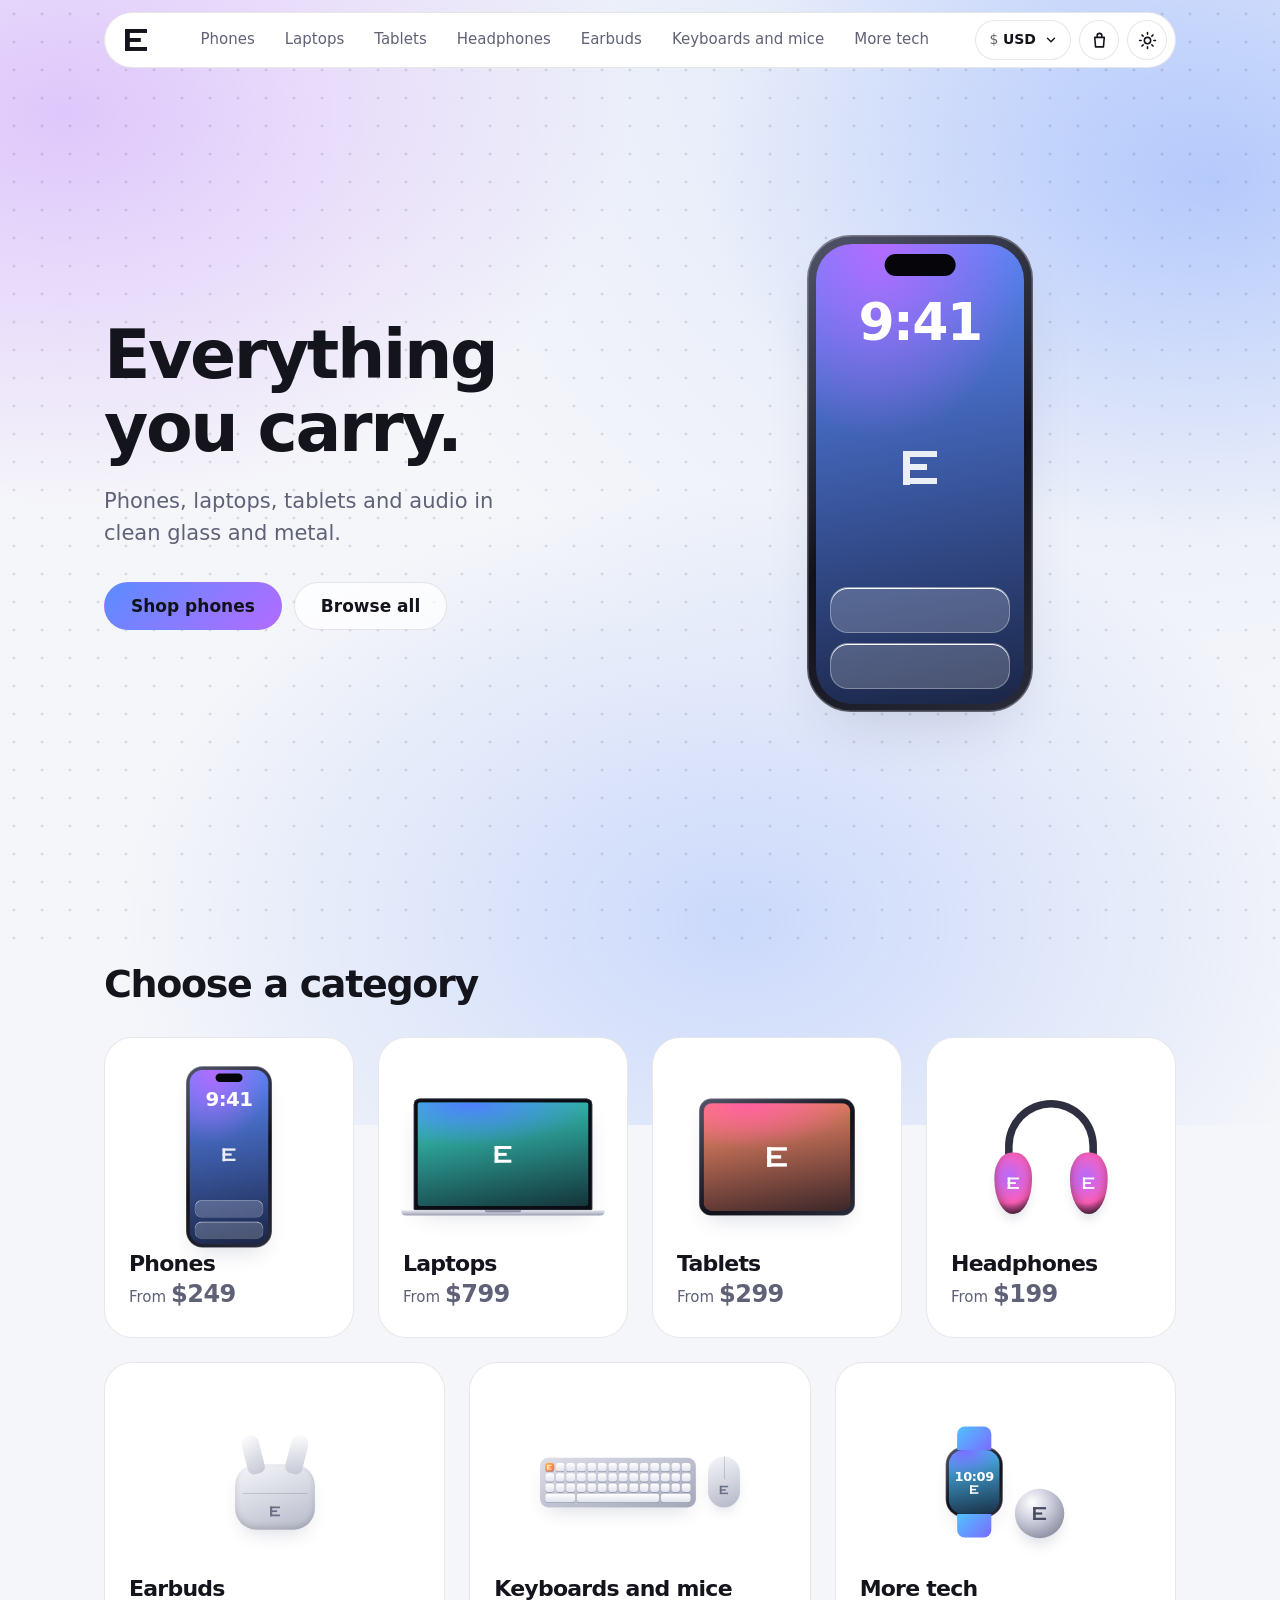
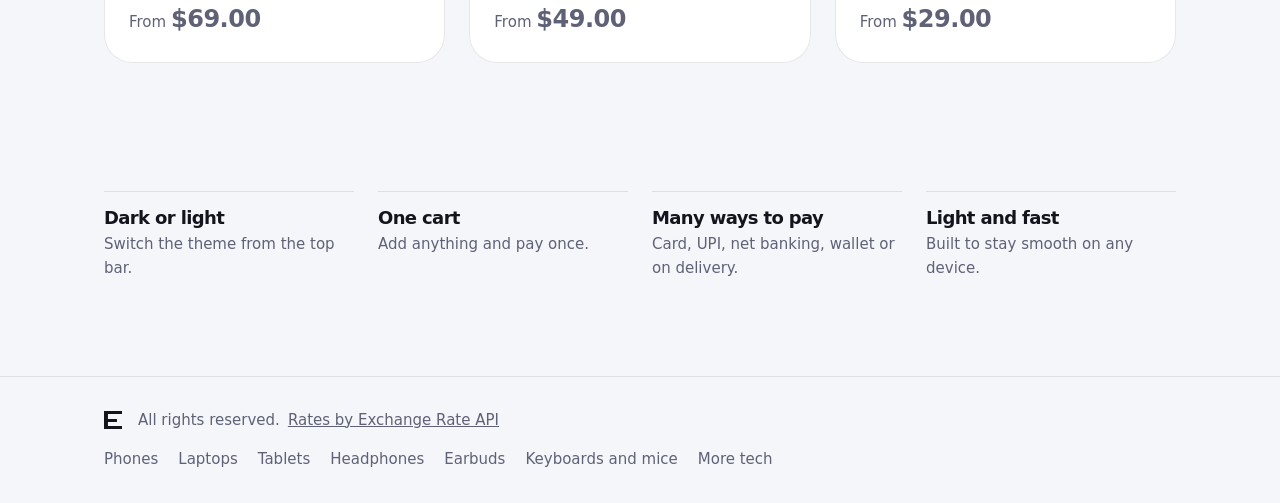
<file: index.html>
<!DOCTYPE html>
<html lang="en" style="--a1:#5b8cff;--a2:#b36bff;--on:#10121a">
<head>
<meta charset="utf-8">
<meta name="viewport" content="width=device-width, initial-scale=1, viewport-fit=cover">
<meta name="theme-color" content="#07080c">
<title>Devices</title>
<script>try{var d=document.documentElement,n=navigator,c=n.connection;d.dataset.theme=localStorage.getItem("theme")||(matchMedia("(prefers-color-scheme: light)").matches?"light":"dark");if((n.deviceMemory&&n.deviceMemory<=4)||(n.hardwareConcurrency&&n.hardwareConcurrency<=4)||(c&&c.saveData)||matchMedia("(prefers-reduced-data: reduce)").matches)d.classList.add("lite")}catch(e){document.documentElement.dataset.theme="dark"}</script>
<link rel="stylesheet" href="style.css">
<noscript><style>.rv{opacity:1;translate:none}</style></noscript>
</head>
<body><nav class="glass" aria-label="Main"><a class="brand" href="index.html" aria-label="Home"><i class="e"></i><span class="bn"></span></a><div class="links"><a href="phones.html">Phones</a><a href="laptops.html">Laptops</a><a href="tablets.html">Tablets</a><a href="headphones.html">Headphones</a><a href="earbuds.html">Earbuds</a><a href="keyboard-mouse.html">Keyboards and mice</a><a href="more-tech.html">More tech</a></div>
<div class="act"><div class="cd"><button id="curb" class="curb" type="button" aria-haspopup="listbox" aria-expanded="false" aria-label="Choose currency"><span id="curc"></span><svg viewBox="0 0 24 24"><path d="M6 9l6 6 6-6"/></svg></button><div id="curp" class="curp" hidden><input id="curq" type="search" placeholder="Search currency" aria-label="Search currency" autocomplete="off"><ul id="curl" role="listbox" aria-label="Currencies"></ul></div></div><button id="cb" class="cb" aria-label="Open cart"><svg viewBox="0 0 24 24"><path d="M6 8h12l-1 12H7L6 8z"/><path d="M9 8V6a3 3 0 0 1 6 0v2"/></svg><span class="cn" hidden>0</span></button><button id="tg" aria-label="Switch between dark and light mode"><svg class="sun" viewBox="0 0 24 24"><circle cx="12" cy="12" r="4"/><path d="M12 2v2M12 20v2M2 12h2M20 12h2M5 5l1.5 1.5M17.5 17.5L19 19M19 5l-1.5 1.5M6.5 17.5L5 19"/></svg><svg class="moon" viewBox="0 0 24 24"><path d="M20 14.5A8 8 0 0 1 9.5 4 8 8 0 1 0 20 14.5z"/></svg></button></div></nav>
<main class="wrap">
<section class="hero"><div><h1 class="rv">Everything you carry.</h1><p class="lead rv" style="--d:1">Phones, laptops, tablets and audio in clean glass and metal.</p>
<div class="btns rv" style="--d:2"><a class="btn p" href="phones.html">Shop phones</a><a class="btn" href="#all">Browse all</a></div></div><div class="stage"><div class="tilt rv" style="--d:2"><div class="spin"><div class="dev phone"><div class="scr"><b class="time">9:41</b><i class="e"></i><span class="glass n"></span><span class="glass n"></span></div></div></div></div></div></section>
<section class="s" id="all"><div class="head"><h2 class="rv">Choose a category</h2></div><div class="bento"><a class="t card rv" href="phones.html" style="--a1:#5b8cff;--a2:#b36bff;--d:0"><div class="mini"><div class="dev phone"><div class="scr"><b class="time">9:41</b><i class="e"></i><span class="glass n"></span><span class="glass n"></span></div></div></div><h3>Phones</h3><span>From <b class="price" data-p="249"></b></span></a><a class="t card rv" href="laptops.html" style="--a1:#38d6c4;--a2:#4f7dff;--d:1"><div class="mini"><div class="dev laptop"><div class="lid"><div class="scr"><i class="e"></i></div></div><div class="base"></div></div></div><h3>Laptops</h3><span>From <b class="price" data-p="799"></b></span></a><a class="t card rv" href="tablets.html" style="--a1:#ff8f6b;--a2:#ff5fa2;--d:2"><div class="mini"><div class="dev tablet"><div class="scr"><i class="e"></i></div></div></div><h3>Tablets</h3><span>From <b class="price" data-p="299"></b></span></a><a class="t card rv" href="headphones.html" style="--a1:#b46bff;--a2:#ff5fb8;--d:3"><div class="mini"><div class="dev hp"><span class="band"></span><span class="cup l"><i class="e"></i></span><span class="cup r"><i class="e"></i></span></div></div><h3>Headphones</h3><span>From <b class="price" data-p="199"></b></span></a><a class="t card rv" href="earbuds.html" style="--a1:#35e0a5;--a2:#35b6ff;--d:0"><div class="mini"><div class="dev case"><span class="bud l"></span><span class="bud r"></span><i class="e"></i></div></div><h3>Earbuds</h3><span>From <b class="price" data-p="69"></b></span></a><a class="t card rv" href="keyboard-mouse.html" style="--a1:#ffb23f;--a2:#ff6b4a;--d:1"><div class="mini"><div class="dev pair"><div class="kb"><i class="ke"><b class="e"></b></i><i></i><i></i><i></i><i></i><i></i><i></i><i></i><i></i><i></i><i></i><i></i><i></i><i></i><i></i><i></i><i></i><i></i><i></i><i></i><i></i><i></i><i></i><i></i><i></i><i></i><i></i><i></i><i></i><i></i><i></i><i></i><i></i><i></i><i></i><i></i><i></i><i></i><i></i><i></i><i></i><i></i><i class="c3"></i><i class="c8"></i><i class="c3"></i></div><span class="mouse"><i class="e"></i></span></div></div><h3>Keyboards and mice</h3><span>From <b class="price" data-p="49"></b></span></a><a class="t card rv" href="more-tech.html" style="--a1:#4fc3ff;--a2:#7b6bff;--d:2"><div class="mini"><div class="dev pair"><div class="watch"><span class="strap up"></span><span class="strap dn"></span><div class="scr"><b class="time">10:09</b><i class="e"></i></div></div><span class="speaker"><i class="e"></i></span></div></div><h3>More tech</h3><span>From <b class="price" data-p="29"></b></span></a></div></section>
<section class="s"><div class="facts"><article class="rv" style="--d:0"><h3>Dark or light</h3><p>Switch the theme from the top bar.</p></article><article class="rv" style="--d:1"><h3>One cart</h3><p>Add anything and pay once.</p></article><article class="rv" style="--d:2"><h3>Many ways to pay</h3><p>Card, UPI, net banking, wallet or on delivery.</p></article><article class="rv" style="--d:3"><h3>Light and fast</h3><p>Built to stay smooth on any device.</p></article></div></section>
</main><footer><div class="wrap foot"><span class="fl"><i class="e"></i><span class="bn"></span> All rights reserved. <a href="https://www.exchangerate-api.com" rel="noopener"><u>Rates by Exchange Rate API</u></a></span><div class="fn"><a href="phones.html">Phones</a><a href="laptops.html">Laptops</a><a href="tablets.html">Tablets</a><a href="headphones.html">Headphones</a><a href="earbuds.html">Earbuds</a><a href="keyboard-mouse.html">Keyboards and mice</a><a href="more-tech.html">More tech</a></div></div></footer>
<script src="script.js"></script>
</body>
</html>
</file>
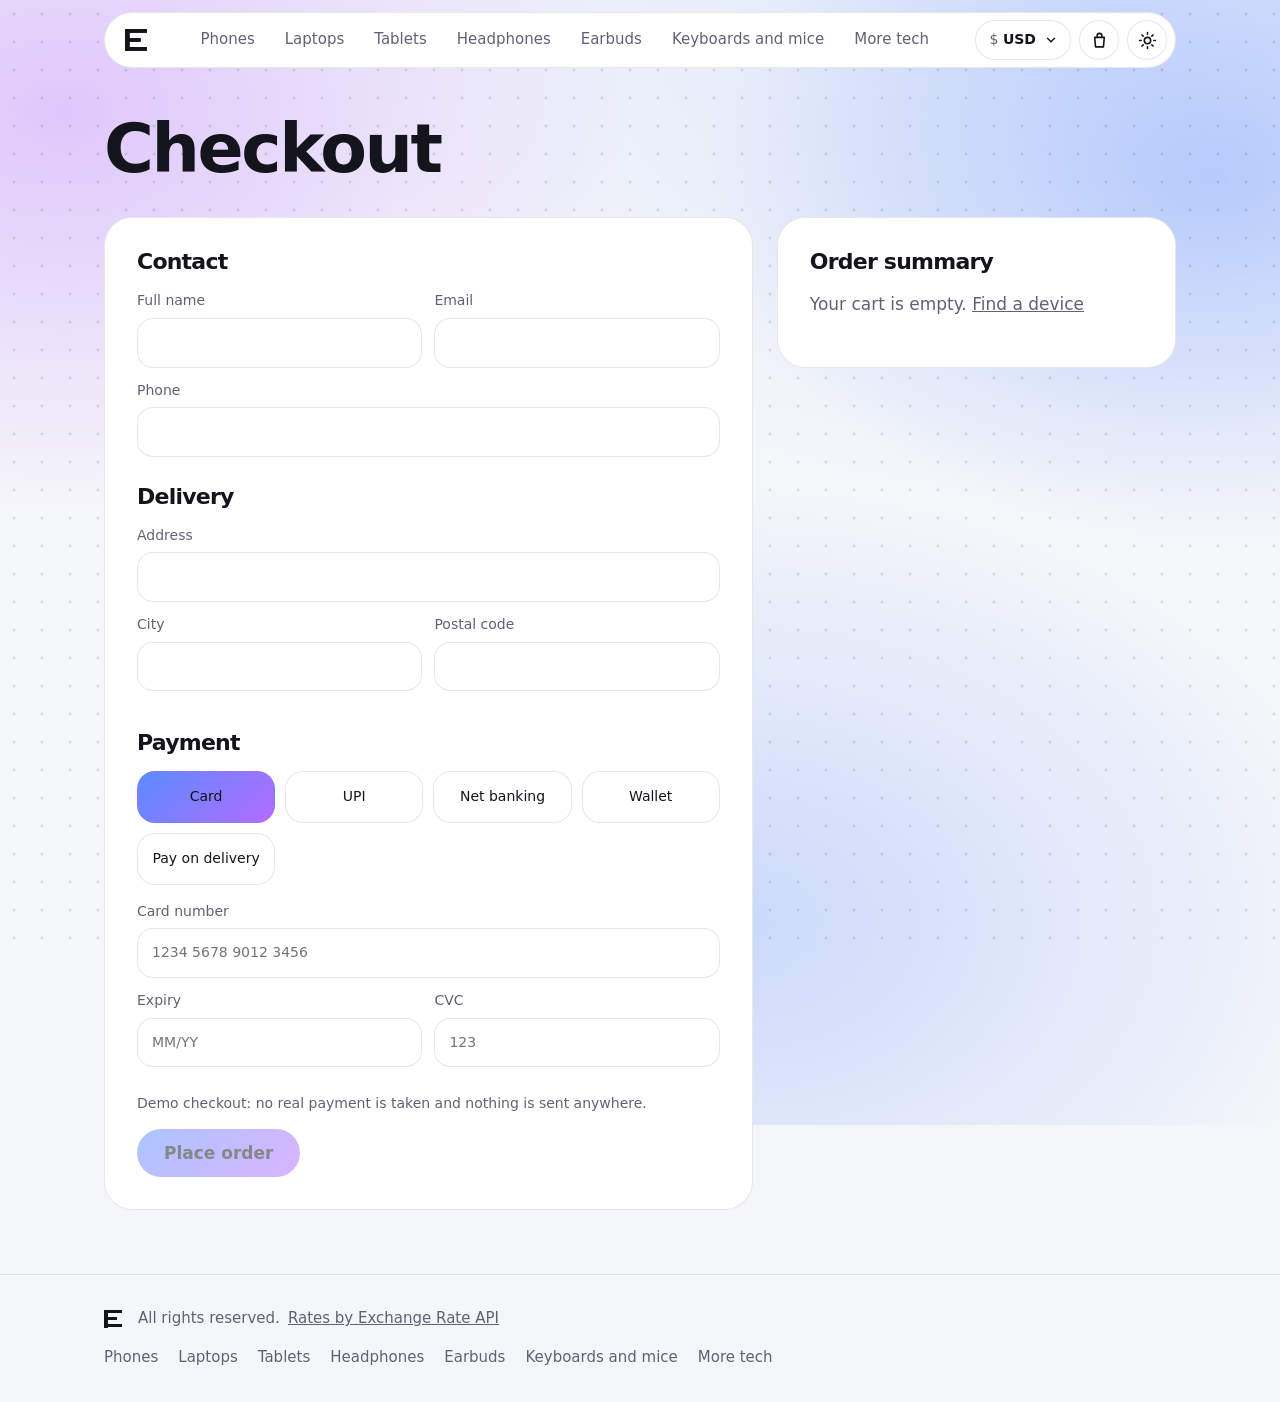
<file: checkout.html>
<!DOCTYPE html>
<html lang="en" style="--a1:#5b8cff;--a2:#b36bff;--on:#10121a">
<head>
<meta charset="utf-8">
<meta name="viewport" content="width=device-width, initial-scale=1, viewport-fit=cover">
<meta name="theme-color" content="#07080c">
<title>Checkout</title>
<script>try{var d=document.documentElement,n=navigator,c=n.connection;d.dataset.theme=localStorage.getItem("theme")||(matchMedia("(prefers-color-scheme: light)").matches?"light":"dark");if((n.deviceMemory&&n.deviceMemory<=4)||(n.hardwareConcurrency&&n.hardwareConcurrency<=4)||(c&&c.saveData)||matchMedia("(prefers-reduced-data: reduce)").matches)d.classList.add("lite")}catch(e){document.documentElement.dataset.theme="dark"}</script>
<link rel="stylesheet" href="style.css">
<noscript><style>.rv{opacity:1;translate:none}</style></noscript>
</head>
<body><nav class="glass" aria-label="Main"><a class="brand" href="index.html" aria-label="Home"><i class="e"></i><span class="bn"></span></a><div class="links"><a href="phones.html">Phones</a><a href="laptops.html">Laptops</a><a href="tablets.html">Tablets</a><a href="headphones.html">Headphones</a><a href="earbuds.html">Earbuds</a><a href="keyboard-mouse.html">Keyboards and mice</a><a href="more-tech.html">More tech</a></div>
<div class="act"><div class="cd"><button id="curb" class="curb" type="button" aria-haspopup="listbox" aria-expanded="false" aria-label="Choose currency"><span id="curc"></span><svg viewBox="0 0 24 24"><path d="M6 9l6 6 6-6"/></svg></button><div id="curp" class="curp" hidden><input id="curq" type="search" placeholder="Search currency" aria-label="Search currency" autocomplete="off"><ul id="curl" role="listbox" aria-label="Currencies"></ul></div></div><button id="cb" class="cb" aria-label="Open cart"><svg viewBox="0 0 24 24"><path d="M6 8h12l-1 12H7L6 8z"/><path d="M9 8V6a3 3 0 0 1 6 0v2"/></svg><span class="cn" hidden>0</span></button><button id="tg" aria-label="Switch between dark and light mode"><svg class="sun" viewBox="0 0 24 24"><circle cx="12" cy="12" r="4"/><path d="M12 2v2M12 20v2M2 12h2M20 12h2M5 5l1.5 1.5M17.5 17.5L19 19M19 5l-1.5 1.5M6.5 17.5L5 19"/></svg><svg class="moon" viewBox="0 0 24 24"><path d="M20 14.5A8 8 0 0 1 9.5 4 8 8 0 1 0 20 14.5z"/></svg></button></div></nav>
<main class="wrap co">
<h1 class="rv">Checkout</h1>
<div class="cogrid" id="cogrid">
<form id="cof" class="card cof">
 <h2>Contact</h2>
 <div class="row2"><label>Full name<input required autocomplete="name"></label><label>Email<input type="email" required autocomplete="email"></label></div>
 <label>Phone<input type="tel" required autocomplete="tel"></label>
 <h2>Delivery</h2>
 <label>Address<input required autocomplete="street-address"></label>
 <div class="row2"><label>City<input required autocomplete="address-level2"></label><label>Postal code<input required autocomplete="postal-code"></label></div>
 <h2>Payment</h2>
 <div class="pays" role="radiogroup" aria-label="Payment method">
  <label class="pay"><input type="radio" name="pm" value="card" checked><span>Card</span></label>
  <label class="pay"><input type="radio" name="pm" value="upi"><span>UPI</span></label>
  <label class="pay"><input type="radio" name="pm" value="bank"><span>Net banking</span></label>
  <label class="pay"><input type="radio" name="pm" value="wallet"><span>Wallet</span></label>
  <label class="pay"><input type="radio" name="pm" value="cod"><span>Pay on delivery</span></label>
 </div>
 <div class="pf" data-m="card">
  <label>Card number<input id="cn" inputmode="numeric" autocomplete="cc-number" placeholder="1234 5678 9012 3456" pattern="[0-9 ]{15,23}" required></label>
  <div class="row2"><label>Expiry<input id="ce" inputmode="numeric" autocomplete="cc-exp" placeholder="MM/YY" pattern="(0[1-9]|1[0-2])\/[0-9]{2}" required></label><label>CVC<input inputmode="numeric" autocomplete="cc-csc" placeholder="123" pattern="[0-9]{3,4}" required></label></div>
 </div>
 <div class="pf" data-m="upi" hidden><label>UPI ID<input placeholder="name@bank" pattern="[\w.\-]{2,}@[\w]{2,}"></label></div>
 <div class="pf" data-m="bank" hidden><p class="mut">You will be sent to your bank to log in and approve the payment.</p></div>
 <div class="pf" data-m="wallet" hidden><p class="mut">You will be sent to your wallet app to approve the payment.</p></div>
 <div class="pf" data-m="cod" hidden><p class="mut">Pay in cash or by card when your order arrives.</p></div>
 <p class="mut small">Demo checkout: no real payment is taken and nothing is sent anywhere.</p>
 <button class="btn p" id="po" type="submit">Place order</button>
</form>
<aside class="card sum" id="sum" aria-label="Order summary"></aside>
</div>
<div id="done" class="card done" hidden><h2>Thank you!</h2><p class="mut" id="dm"></p><a class="btn p" href="index.html">Keep browsing</a></div>
</main><footer><div class="wrap foot"><span class="fl"><i class="e"></i><span class="bn"></span> All rights reserved. <a href="https://www.exchangerate-api.com" rel="noopener"><u>Rates by Exchange Rate API</u></a></span><div class="fn"><a href="phones.html">Phones</a><a href="laptops.html">Laptops</a><a href="tablets.html">Tablets</a><a href="headphones.html">Headphones</a><a href="earbuds.html">Earbuds</a><a href="keyboard-mouse.html">Keyboards and mice</a><a href="more-tech.html">More tech</a></div></div></footer>
<script src="script.js"></script>
</body>
</html>
</file>
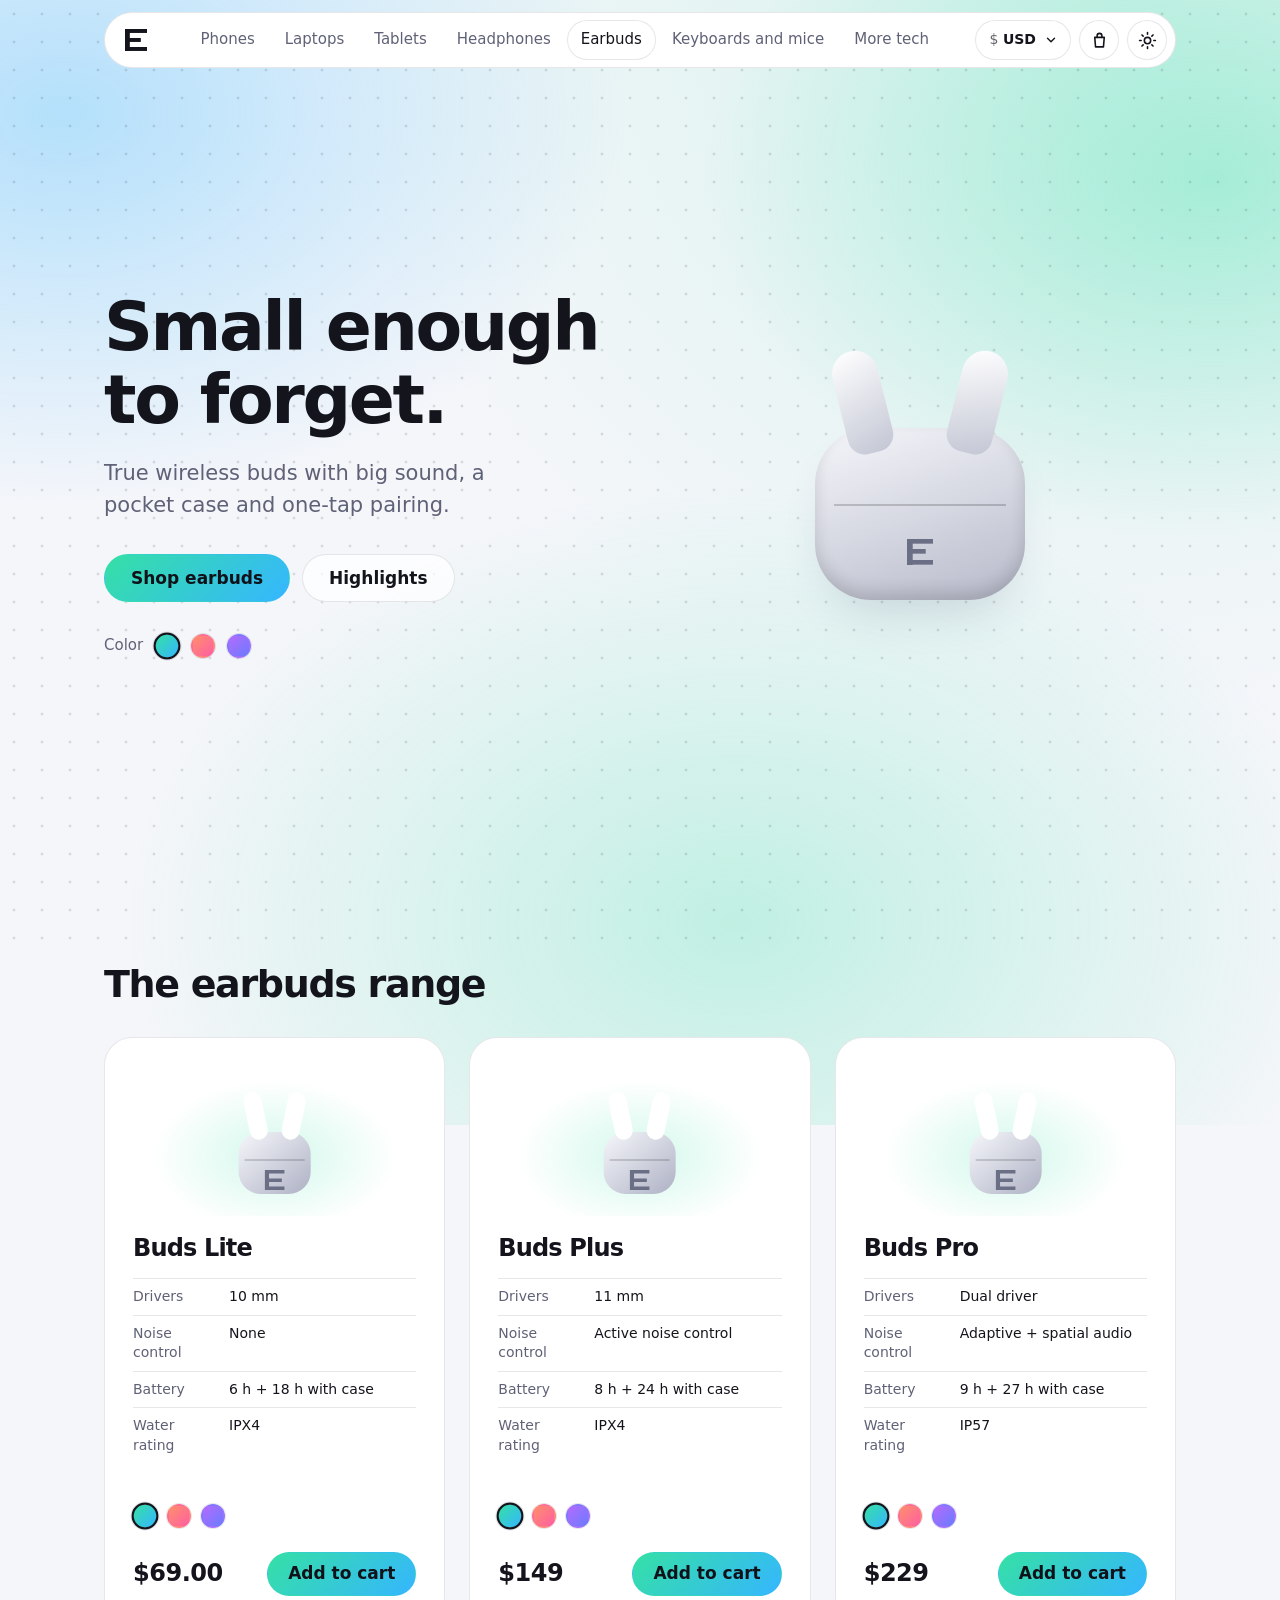
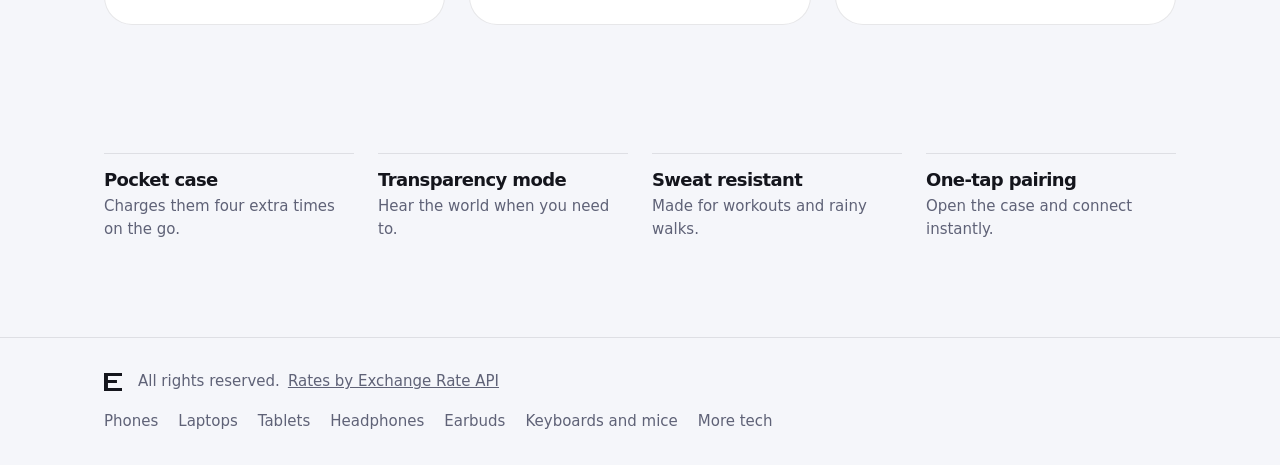
<file: earbuds.html>
<!DOCTYPE html>
<html lang="en" style="--a1:#35e0a5;--a2:#35b6ff;--on:#10121a">
<head>
<meta charset="utf-8">
<meta name="viewport" content="width=device-width, initial-scale=1, viewport-fit=cover">
<meta name="theme-color" content="#07080c">
<title>Earbuds</title>
<script>try{var d=document.documentElement,n=navigator,c=n.connection;d.dataset.theme=localStorage.getItem("theme")||(matchMedia("(prefers-color-scheme: light)").matches?"light":"dark");if((n.deviceMemory&&n.deviceMemory<=4)||(n.hardwareConcurrency&&n.hardwareConcurrency<=4)||(c&&c.saveData)||matchMedia("(prefers-reduced-data: reduce)").matches)d.classList.add("lite")}catch(e){document.documentElement.dataset.theme="dark"}</script>
<link rel="stylesheet" href="style.css">
<noscript><style>.rv{opacity:1;translate:none}</style></noscript>
</head>
<body><svg width="0" height="0" style="position:absolute" aria-hidden="true" focusable="false"><defs>
<linearGradient id="ga" x1="0" y1="0" x2="1" y2="1"><stop offset="0" style="stop-color:var(--a1)"/><stop offset="1" style="stop-color:var(--a2)"/></linearGradient>
<linearGradient id="gm" x1="0" y1="0" x2="1" y2="1"><stop offset="0" stop-color="#5a5d72"/><stop offset="1" stop-color="#171822"/></linearGradient>
<linearGradient id="gs" x1="0" y1="0" x2="1" y2="1"><stop offset="0" stop-color="#f6f7fb"/><stop offset="1" stop-color="#aeb1c4"/></linearGradient>
<radialGradient id="gr" cx=".35" cy=".28"><stop offset="0" stop-color="#fff"/><stop offset=".45" stop-color="#c7c9d8"/><stop offset="1" stop-color="#6c6f85"/></radialGradient>
<pattern id="gk" x="34" y="58" width="12" height="11" patternUnits="userSpaceOnUse"><rect x="1" y="1" width="10" height="8" rx="2" fill="#fff"/></pattern>
<symbol id="E" viewBox="0 0 10 10"><path d="M0 0h10v1.8H2.2v2.4h6.4v1.8H2.2v2.2H10V10H0z" fill="currentColor"/></symbol>
</defs></svg><nav class="glass" aria-label="Main"><a class="brand" href="index.html" aria-label="Home"><i class="e"></i><span class="bn"></span></a><div class="links"><a href="phones.html">Phones</a><a href="laptops.html">Laptops</a><a href="tablets.html">Tablets</a><a href="headphones.html">Headphones</a><a href="earbuds.html" class=on aria-current=page>Earbuds</a><a href="keyboard-mouse.html">Keyboards and mice</a><a href="more-tech.html">More tech</a></div>
<div class="act"><div class="cd"><button id="curb" class="curb" type="button" aria-haspopup="listbox" aria-expanded="false" aria-label="Choose currency"><span id="curc"></span><svg viewBox="0 0 24 24"><path d="M6 9l6 6 6-6"/></svg></button><div id="curp" class="curp" hidden><input id="curq" type="search" placeholder="Search currency" aria-label="Search currency" autocomplete="off"><ul id="curl" role="listbox" aria-label="Currencies"></ul></div></div><button id="cb" class="cb" aria-label="Open cart"><svg viewBox="0 0 24 24"><path d="M6 8h12l-1 12H7L6 8z"/><path d="M9 8V6a3 3 0 0 1 6 0v2"/></svg><span class="cn" hidden>0</span></button><button id="tg" aria-label="Switch between dark and light mode"><svg class="sun" viewBox="0 0 24 24"><circle cx="12" cy="12" r="4"/><path d="M12 2v2M12 20v2M2 12h2M20 12h2M5 5l1.5 1.5M17.5 17.5L19 19M19 5l-1.5 1.5M6.5 17.5L5 19"/></svg><svg class="moon" viewBox="0 0 24 24"><path d="M20 14.5A8 8 0 0 1 9.5 4 8 8 0 1 0 20 14.5z"/></svg></button></div></nav>
<main class="wrap">
<section class="hero"><div><h1 class="rv">Small enough to forget.</h1><p class="lead rv" style="--d:1">True wireless buds with big sound, a pocket case and one-tap pairing.</p>
<div class="btns rv" style="--d:2"><a class="btn p" href="#models">Shop earbuds</a><a class="btn" href="#facts">Highlights</a></div>
<div class="colors rv" style="--d:3">Color <button class="sw" data-a="#35e0a5" data-b="#35b6ff" style="--s1:#35e0a5;--s2:#35b6ff" aria-label="Mint" title="Mint" aria-pressed="true"></button><button class="sw" data-a="#ff8f6b" data-b="#ff5fa2" style="--s1:#ff8f6b;--s2:#ff5fa2" aria-label="Coral" title="Coral" aria-pressed="false"></button><button class="sw" data-a="#b46bff" data-b="#6b7bff" style="--s1:#b46bff;--s2:#6b7bff" aria-label="Violet" title="Violet" aria-pressed="false"></button></div></div><div class="stage"><div class="tilt rv" style="--d:2"><div class="spin"><div class="dev case"><span class="bud l"></span><span class="bud r"></span><i class="e"></i></div></div></div></div></section>
<section class="s" id="models"><div class="head"><h2 class="rv">The earbuds range</h2></div><div class="grid"><article class="m card rv" style="--d:0" data-id="earbuds-Buds Lite" data-name="Buds Lite" data-price="69"><svg class="pic" viewBox="0 0 200 150" role="img" aria-label="Buds Lite"><defs><linearGradient id="g22" x1="0" y1="0" x2="1" y2="1"><stop offset="0" style="stop-color:var(--d1)"/><stop offset="1" style="stop-color:var(--d2)"/></linearGradient></defs><rect x="64" y="66" width="72" height="62" rx="22" fill="url(#gs)"/><path d="M70 94H130" stroke="#0003" stroke-width="1.5"/><use href="#E" x="90" y="104" width="20" height="20" style="color:#6b6f86"/><rect x="72" y="26" width="18" height="48" rx="9" fill="#fff" transform="rotate(-12 81 50)"/><rect x="110" y="26" width="18" height="48" rx="9" fill="#fff" transform="rotate(12 119 50)"/></svg><h3>Buds Lite</h3><dl class="spec"><div><dt>Drivers</dt><dd>10 mm</dd></div><div><dt>Noise control</dt><dd>None</dd></div><div><dt>Battery</dt><dd>6 h + 18 h with case</dd></div><div><dt>Water rating</dt><dd>IPX4</dd></div></dl><div class="dots" role="group" aria-label="Color"><button type="button" class="dot" data-n="Mint" data-a="#35e0a5" data-b="#35b6ff" style="--s1:#35e0a5;--s2:#35b6ff" aria-label="Mint" title="Mint" aria-pressed="true"></button><button type="button" class="dot" data-n="Coral" data-a="#ff8f6b" data-b="#ff5fa2" style="--s1:#ff8f6b;--s2:#ff5fa2" aria-label="Coral" title="Coral" aria-pressed="false"></button><button type="button" class="dot" data-n="Violet" data-a="#b46bff" data-b="#6b7bff" style="--s1:#b46bff;--s2:#6b7bff" aria-label="Violet" title="Violet" aria-pressed="false"></button></div><div class="buy"><b class="price" data-p="69"></b><button class="btn p add" type="button">Add to cart</button></div></article><article class="m card rv" style="--d:1" data-id="earbuds-Buds Plus" data-name="Buds Plus" data-price="149"><svg class="pic" viewBox="0 0 200 150" role="img" aria-label="Buds Plus"><defs><linearGradient id="g23" x1="0" y1="0" x2="1" y2="1"><stop offset="0" style="stop-color:var(--d1)"/><stop offset="1" style="stop-color:var(--d2)"/></linearGradient></defs><rect x="64" y="66" width="72" height="62" rx="22" fill="url(#gs)"/><path d="M70 94H130" stroke="#0003" stroke-width="1.5"/><use href="#E" x="90" y="104" width="20" height="20" style="color:#6b6f86"/><rect x="72" y="26" width="18" height="48" rx="9" fill="#fff" transform="rotate(-12 81 50)"/><rect x="110" y="26" width="18" height="48" rx="9" fill="#fff" transform="rotate(12 119 50)"/></svg><h3>Buds Plus</h3><dl class="spec"><div><dt>Drivers</dt><dd>11 mm</dd></div><div><dt>Noise control</dt><dd>Active noise control</dd></div><div><dt>Battery</dt><dd>8 h + 24 h with case</dd></div><div><dt>Water rating</dt><dd>IPX4</dd></div></dl><div class="dots" role="group" aria-label="Color"><button type="button" class="dot" data-n="Mint" data-a="#35e0a5" data-b="#35b6ff" style="--s1:#35e0a5;--s2:#35b6ff" aria-label="Mint" title="Mint" aria-pressed="true"></button><button type="button" class="dot" data-n="Coral" data-a="#ff8f6b" data-b="#ff5fa2" style="--s1:#ff8f6b;--s2:#ff5fa2" aria-label="Coral" title="Coral" aria-pressed="false"></button><button type="button" class="dot" data-n="Violet" data-a="#b46bff" data-b="#6b7bff" style="--s1:#b46bff;--s2:#6b7bff" aria-label="Violet" title="Violet" aria-pressed="false"></button></div><div class="buy"><b class="price" data-p="149"></b><button class="btn p add" type="button">Add to cart</button></div></article><article class="m card rv" style="--d:2" data-id="earbuds-Buds Pro" data-name="Buds Pro" data-price="229"><svg class="pic" viewBox="0 0 200 150" role="img" aria-label="Buds Pro"><defs><linearGradient id="g24" x1="0" y1="0" x2="1" y2="1"><stop offset="0" style="stop-color:var(--d1)"/><stop offset="1" style="stop-color:var(--d2)"/></linearGradient></defs><rect x="64" y="66" width="72" height="62" rx="22" fill="url(#gs)"/><path d="M70 94H130" stroke="#0003" stroke-width="1.5"/><use href="#E" x="90" y="104" width="20" height="20" style="color:#6b6f86"/><rect x="72" y="26" width="18" height="48" rx="9" fill="#fff" transform="rotate(-12 81 50)"/><rect x="110" y="26" width="18" height="48" rx="9" fill="#fff" transform="rotate(12 119 50)"/></svg><h3>Buds Pro</h3><dl class="spec"><div><dt>Drivers</dt><dd>Dual driver</dd></div><div><dt>Noise control</dt><dd>Adaptive + spatial audio</dd></div><div><dt>Battery</dt><dd>9 h + 27 h with case</dd></div><div><dt>Water rating</dt><dd>IP57</dd></div></dl><div class="dots" role="group" aria-label="Color"><button type="button" class="dot" data-n="Mint" data-a="#35e0a5" data-b="#35b6ff" style="--s1:#35e0a5;--s2:#35b6ff" aria-label="Mint" title="Mint" aria-pressed="true"></button><button type="button" class="dot" data-n="Coral" data-a="#ff8f6b" data-b="#ff5fa2" style="--s1:#ff8f6b;--s2:#ff5fa2" aria-label="Coral" title="Coral" aria-pressed="false"></button><button type="button" class="dot" data-n="Violet" data-a="#b46bff" data-b="#6b7bff" style="--s1:#b46bff;--s2:#6b7bff" aria-label="Violet" title="Violet" aria-pressed="false"></button></div><div class="buy"><b class="price" data-p="229"></b><button class="btn p add" type="button">Add to cart</button></div></article></div></section>
<section class="s" id="facts"><div class="facts"><article class="rv" style="--d:0"><h3>Pocket case</h3><p>Charges them four extra times on the go.</p></article><article class="rv" style="--d:1"><h3>Transparency mode</h3><p>Hear the world when you need to.</p></article><article class="rv" style="--d:2"><h3>Sweat resistant</h3><p>Made for workouts and rainy walks.</p></article><article class="rv" style="--d:3"><h3>One-tap pairing</h3><p>Open the case and connect instantly.</p></article></div></section>
</main><footer><div class="wrap foot"><span class="fl"><i class="e"></i><span class="bn"></span> All rights reserved. <a href="https://www.exchangerate-api.com" rel="noopener"><u>Rates by Exchange Rate API</u></a></span><div class="fn"><a href="phones.html">Phones</a><a href="laptops.html">Laptops</a><a href="tablets.html">Tablets</a><a href="headphones.html">Headphones</a><a href="earbuds.html">Earbuds</a><a href="keyboard-mouse.html">Keyboards and mice</a><a href="more-tech.html">More tech</a></div></div></footer>
<script src="script.js"></script>
</body>
</html>
</file>
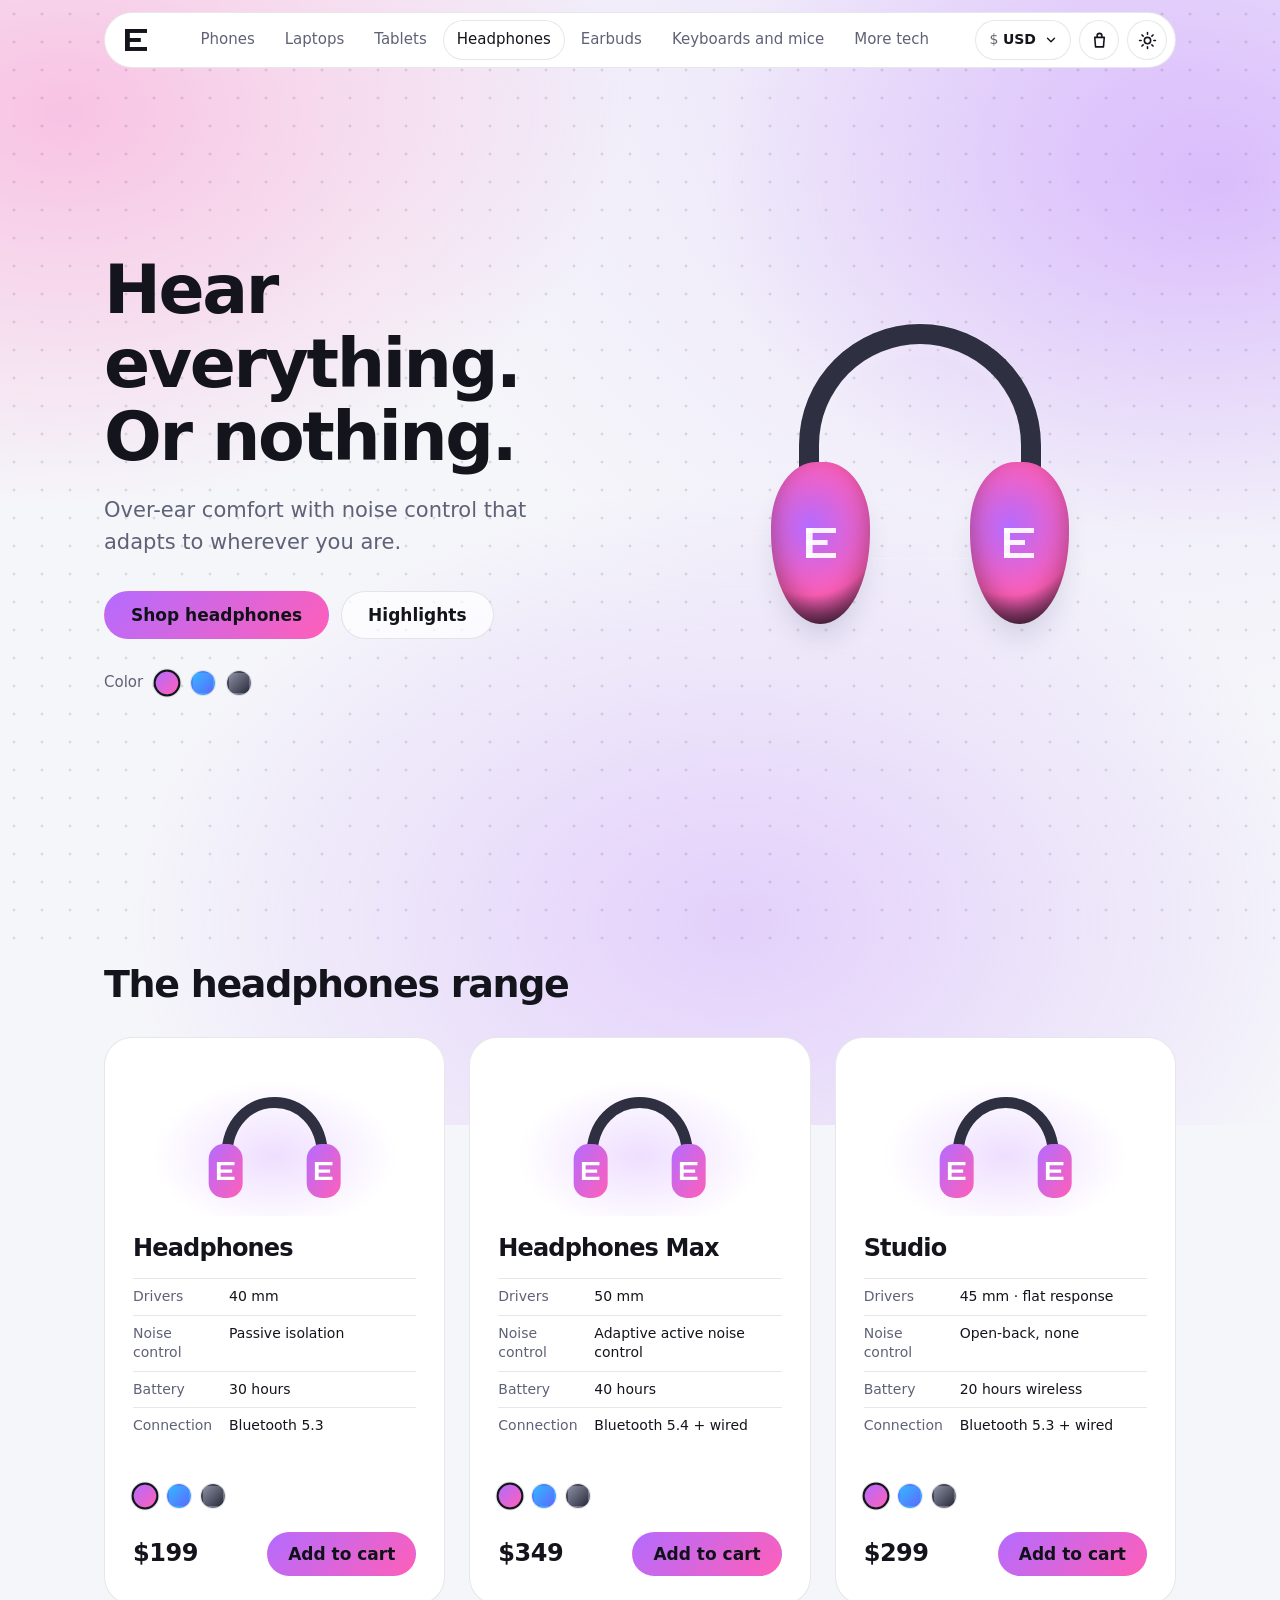
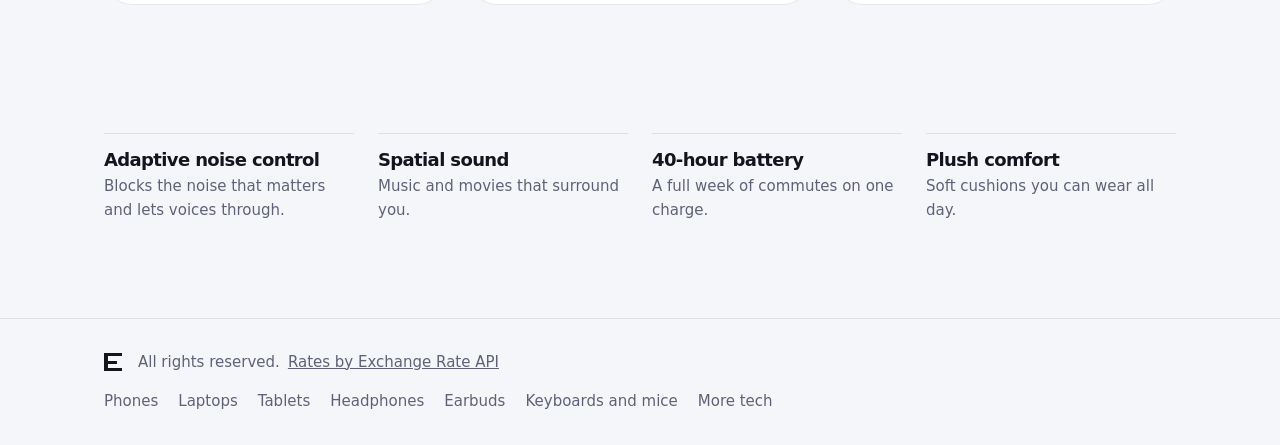
<file: headphones.html>
<!DOCTYPE html>
<html lang="en" style="--a1:#b46bff;--a2:#ff5fb8;--on:#10121a">
<head>
<meta charset="utf-8">
<meta name="viewport" content="width=device-width, initial-scale=1, viewport-fit=cover">
<meta name="theme-color" content="#07080c">
<title>Headphones</title>
<script>try{var d=document.documentElement,n=navigator,c=n.connection;d.dataset.theme=localStorage.getItem("theme")||(matchMedia("(prefers-color-scheme: light)").matches?"light":"dark");if((n.deviceMemory&&n.deviceMemory<=4)||(n.hardwareConcurrency&&n.hardwareConcurrency<=4)||(c&&c.saveData)||matchMedia("(prefers-reduced-data: reduce)").matches)d.classList.add("lite")}catch(e){document.documentElement.dataset.theme="dark"}</script>
<link rel="stylesheet" href="style.css">
<noscript><style>.rv{opacity:1;translate:none}</style></noscript>
</head>
<body><svg width="0" height="0" style="position:absolute" aria-hidden="true" focusable="false"><defs>
<linearGradient id="ga" x1="0" y1="0" x2="1" y2="1"><stop offset="0" style="stop-color:var(--a1)"/><stop offset="1" style="stop-color:var(--a2)"/></linearGradient>
<linearGradient id="gm" x1="0" y1="0" x2="1" y2="1"><stop offset="0" stop-color="#5a5d72"/><stop offset="1" stop-color="#171822"/></linearGradient>
<linearGradient id="gs" x1="0" y1="0" x2="1" y2="1"><stop offset="0" stop-color="#f6f7fb"/><stop offset="1" stop-color="#aeb1c4"/></linearGradient>
<radialGradient id="gr" cx=".35" cy=".28"><stop offset="0" stop-color="#fff"/><stop offset=".45" stop-color="#c7c9d8"/><stop offset="1" stop-color="#6c6f85"/></radialGradient>
<pattern id="gk" x="34" y="58" width="12" height="11" patternUnits="userSpaceOnUse"><rect x="1" y="1" width="10" height="8" rx="2" fill="#fff"/></pattern>
<symbol id="E" viewBox="0 0 10 10"><path d="M0 0h10v1.8H2.2v2.4h6.4v1.8H2.2v2.2H10V10H0z" fill="currentColor"/></symbol>
</defs></svg><nav class="glass" aria-label="Main"><a class="brand" href="index.html" aria-label="Home"><i class="e"></i><span class="bn"></span></a><div class="links"><a href="phones.html">Phones</a><a href="laptops.html">Laptops</a><a href="tablets.html">Tablets</a><a href="headphones.html" class=on aria-current=page>Headphones</a><a href="earbuds.html">Earbuds</a><a href="keyboard-mouse.html">Keyboards and mice</a><a href="more-tech.html">More tech</a></div>
<div class="act"><div class="cd"><button id="curb" class="curb" type="button" aria-haspopup="listbox" aria-expanded="false" aria-label="Choose currency"><span id="curc"></span><svg viewBox="0 0 24 24"><path d="M6 9l6 6 6-6"/></svg></button><div id="curp" class="curp" hidden><input id="curq" type="search" placeholder="Search currency" aria-label="Search currency" autocomplete="off"><ul id="curl" role="listbox" aria-label="Currencies"></ul></div></div><button id="cb" class="cb" aria-label="Open cart"><svg viewBox="0 0 24 24"><path d="M6 8h12l-1 12H7L6 8z"/><path d="M9 8V6a3 3 0 0 1 6 0v2"/></svg><span class="cn" hidden>0</span></button><button id="tg" aria-label="Switch between dark and light mode"><svg class="sun" viewBox="0 0 24 24"><circle cx="12" cy="12" r="4"/><path d="M12 2v2M12 20v2M2 12h2M20 12h2M5 5l1.5 1.5M17.5 17.5L19 19M19 5l-1.5 1.5M6.5 17.5L5 19"/></svg><svg class="moon" viewBox="0 0 24 24"><path d="M20 14.5A8 8 0 0 1 9.5 4 8 8 0 1 0 20 14.5z"/></svg></button></div></nav>
<main class="wrap">
<section class="hero"><div><h1 class="rv">Hear everything. Or nothing.</h1><p class="lead rv" style="--d:1">Over-ear comfort with noise control that adapts to wherever you are.</p>
<div class="btns rv" style="--d:2"><a class="btn p" href="#models">Shop headphones</a><a class="btn" href="#facts">Highlights</a></div>
<div class="colors rv" style="--d:3">Color <button class="sw" data-a="#b46bff" data-b="#ff5fb8" style="--s1:#b46bff;--s2:#ff5fb8" aria-label="Orchid" title="Orchid" aria-pressed="true"></button><button class="sw" data-a="#35b6ff" data-b="#5b6bff" style="--s1:#35b6ff;--s2:#5b6bff" aria-label="Ocean" title="Ocean" aria-pressed="false"></button><button class="sw" data-a="#8b8fa3" data-b="#2a2c3b" style="--s1:#8b8fa3;--s2:#2a2c3b" aria-label="Slate" title="Slate" aria-pressed="false"></button></div></div><div class="stage"><div class="tilt rv" style="--d:2"><div class="spin"><div class="dev hp"><span class="band"></span><span class="cup l"><i class="e"></i></span><span class="cup r"><i class="e"></i></span></div></div></div></div></section>
<section class="s" id="models"><div class="head"><h2 class="rv">The headphones range</h2></div><div class="grid"><article class="m card rv" style="--d:0" data-id="headphones-Headphones" data-name="Headphones" data-price="199"><svg class="pic" viewBox="0 0 200 150" role="img" aria-label="Headphones"><defs><linearGradient id="g19" x1="0" y1="0" x2="1" y2="1"><stop offset="0" style="stop-color:var(--d1)"/><stop offset="1" style="stop-color:var(--d2)"/></linearGradient></defs><path d="M52 92C52 18 148 18 148 92" fill="none" stroke="#2e3042" stroke-width="11" stroke-linecap="round"/><rect x="34" y="78" width="34" height="54" rx="15" fill="url(#g19)"/><rect x="132" y="78" width="34" height="54" rx="15" fill="url(#g19)"/><use href="#E" x="42" y="96" width="18" height="18" style="color:#fff"/><use href="#E" x="140" y="96" width="18" height="18" style="color:#fff"/></svg><h3>Headphones</h3><dl class="spec"><div><dt>Drivers</dt><dd>40 mm</dd></div><div><dt>Noise control</dt><dd>Passive isolation</dd></div><div><dt>Battery</dt><dd>30 hours</dd></div><div><dt>Connection</dt><dd>Bluetooth 5.3</dd></div></dl><div class="dots" role="group" aria-label="Color"><button type="button" class="dot" data-n="Orchid" data-a="#b46bff" data-b="#ff5fb8" style="--s1:#b46bff;--s2:#ff5fb8" aria-label="Orchid" title="Orchid" aria-pressed="true"></button><button type="button" class="dot" data-n="Ocean" data-a="#35b6ff" data-b="#5b6bff" style="--s1:#35b6ff;--s2:#5b6bff" aria-label="Ocean" title="Ocean" aria-pressed="false"></button><button type="button" class="dot" data-n="Slate" data-a="#8b8fa3" data-b="#2a2c3b" style="--s1:#8b8fa3;--s2:#2a2c3b" aria-label="Slate" title="Slate" aria-pressed="false"></button></div><div class="buy"><b class="price" data-p="199"></b><button class="btn p add" type="button">Add to cart</button></div></article><article class="m card rv" style="--d:1" data-id="headphones-Headphones Max" data-name="Headphones Max" data-price="349"><svg class="pic" viewBox="0 0 200 150" role="img" aria-label="Headphones Max"><defs><linearGradient id="g20" x1="0" y1="0" x2="1" y2="1"><stop offset="0" style="stop-color:var(--d1)"/><stop offset="1" style="stop-color:var(--d2)"/></linearGradient></defs><path d="M52 92C52 18 148 18 148 92" fill="none" stroke="#2e3042" stroke-width="11" stroke-linecap="round"/><rect x="34" y="78" width="34" height="54" rx="15" fill="url(#g20)"/><rect x="132" y="78" width="34" height="54" rx="15" fill="url(#g20)"/><use href="#E" x="42" y="96" width="18" height="18" style="color:#fff"/><use href="#E" x="140" y="96" width="18" height="18" style="color:#fff"/></svg><h3>Headphones Max</h3><dl class="spec"><div><dt>Drivers</dt><dd>50 mm</dd></div><div><dt>Noise control</dt><dd>Adaptive active noise control</dd></div><div><dt>Battery</dt><dd>40 hours</dd></div><div><dt>Connection</dt><dd>Bluetooth 5.4 + wired</dd></div></dl><div class="dots" role="group" aria-label="Color"><button type="button" class="dot" data-n="Orchid" data-a="#b46bff" data-b="#ff5fb8" style="--s1:#b46bff;--s2:#ff5fb8" aria-label="Orchid" title="Orchid" aria-pressed="true"></button><button type="button" class="dot" data-n="Ocean" data-a="#35b6ff" data-b="#5b6bff" style="--s1:#35b6ff;--s2:#5b6bff" aria-label="Ocean" title="Ocean" aria-pressed="false"></button><button type="button" class="dot" data-n="Slate" data-a="#8b8fa3" data-b="#2a2c3b" style="--s1:#8b8fa3;--s2:#2a2c3b" aria-label="Slate" title="Slate" aria-pressed="false"></button></div><div class="buy"><b class="price" data-p="349"></b><button class="btn p add" type="button">Add to cart</button></div></article><article class="m card rv" style="--d:2" data-id="headphones-Studio" data-name="Studio" data-price="299"><svg class="pic" viewBox="0 0 200 150" role="img" aria-label="Studio"><defs><linearGradient id="g21" x1="0" y1="0" x2="1" y2="1"><stop offset="0" style="stop-color:var(--d1)"/><stop offset="1" style="stop-color:var(--d2)"/></linearGradient></defs><path d="M52 92C52 18 148 18 148 92" fill="none" stroke="#2e3042" stroke-width="11" stroke-linecap="round"/><rect x="34" y="78" width="34" height="54" rx="15" fill="url(#g21)"/><rect x="132" y="78" width="34" height="54" rx="15" fill="url(#g21)"/><use href="#E" x="42" y="96" width="18" height="18" style="color:#fff"/><use href="#E" x="140" y="96" width="18" height="18" style="color:#fff"/></svg><h3>Studio</h3><dl class="spec"><div><dt>Drivers</dt><dd>45 mm · flat response</dd></div><div><dt>Noise control</dt><dd>Open-back, none</dd></div><div><dt>Battery</dt><dd>20 hours wireless</dd></div><div><dt>Connection</dt><dd>Bluetooth 5.3 + wired</dd></div></dl><div class="dots" role="group" aria-label="Color"><button type="button" class="dot" data-n="Orchid" data-a="#b46bff" data-b="#ff5fb8" style="--s1:#b46bff;--s2:#ff5fb8" aria-label="Orchid" title="Orchid" aria-pressed="true"></button><button type="button" class="dot" data-n="Ocean" data-a="#35b6ff" data-b="#5b6bff" style="--s1:#35b6ff;--s2:#5b6bff" aria-label="Ocean" title="Ocean" aria-pressed="false"></button><button type="button" class="dot" data-n="Slate" data-a="#8b8fa3" data-b="#2a2c3b" style="--s1:#8b8fa3;--s2:#2a2c3b" aria-label="Slate" title="Slate" aria-pressed="false"></button></div><div class="buy"><b class="price" data-p="299"></b><button class="btn p add" type="button">Add to cart</button></div></article></div></section>
<section class="s" id="facts"><div class="facts"><article class="rv" style="--d:0"><h3>Adaptive noise control</h3><p>Blocks the noise that matters and lets voices through.</p></article><article class="rv" style="--d:1"><h3>Spatial sound</h3><p>Music and movies that surround you.</p></article><article class="rv" style="--d:2"><h3>40-hour battery</h3><p>A full week of commutes on one charge.</p></article><article class="rv" style="--d:3"><h3>Plush comfort</h3><p>Soft cushions you can wear all day.</p></article></div></section>
</main><footer><div class="wrap foot"><span class="fl"><i class="e"></i><span class="bn"></span> All rights reserved. <a href="https://www.exchangerate-api.com" rel="noopener"><u>Rates by Exchange Rate API</u></a></span><div class="fn"><a href="phones.html">Phones</a><a href="laptops.html">Laptops</a><a href="tablets.html">Tablets</a><a href="headphones.html">Headphones</a><a href="earbuds.html">Earbuds</a><a href="keyboard-mouse.html">Keyboards and mice</a><a href="more-tech.html">More tech</a></div></div></footer>
<script src="script.js"></script>
</body>
</html>
</file>
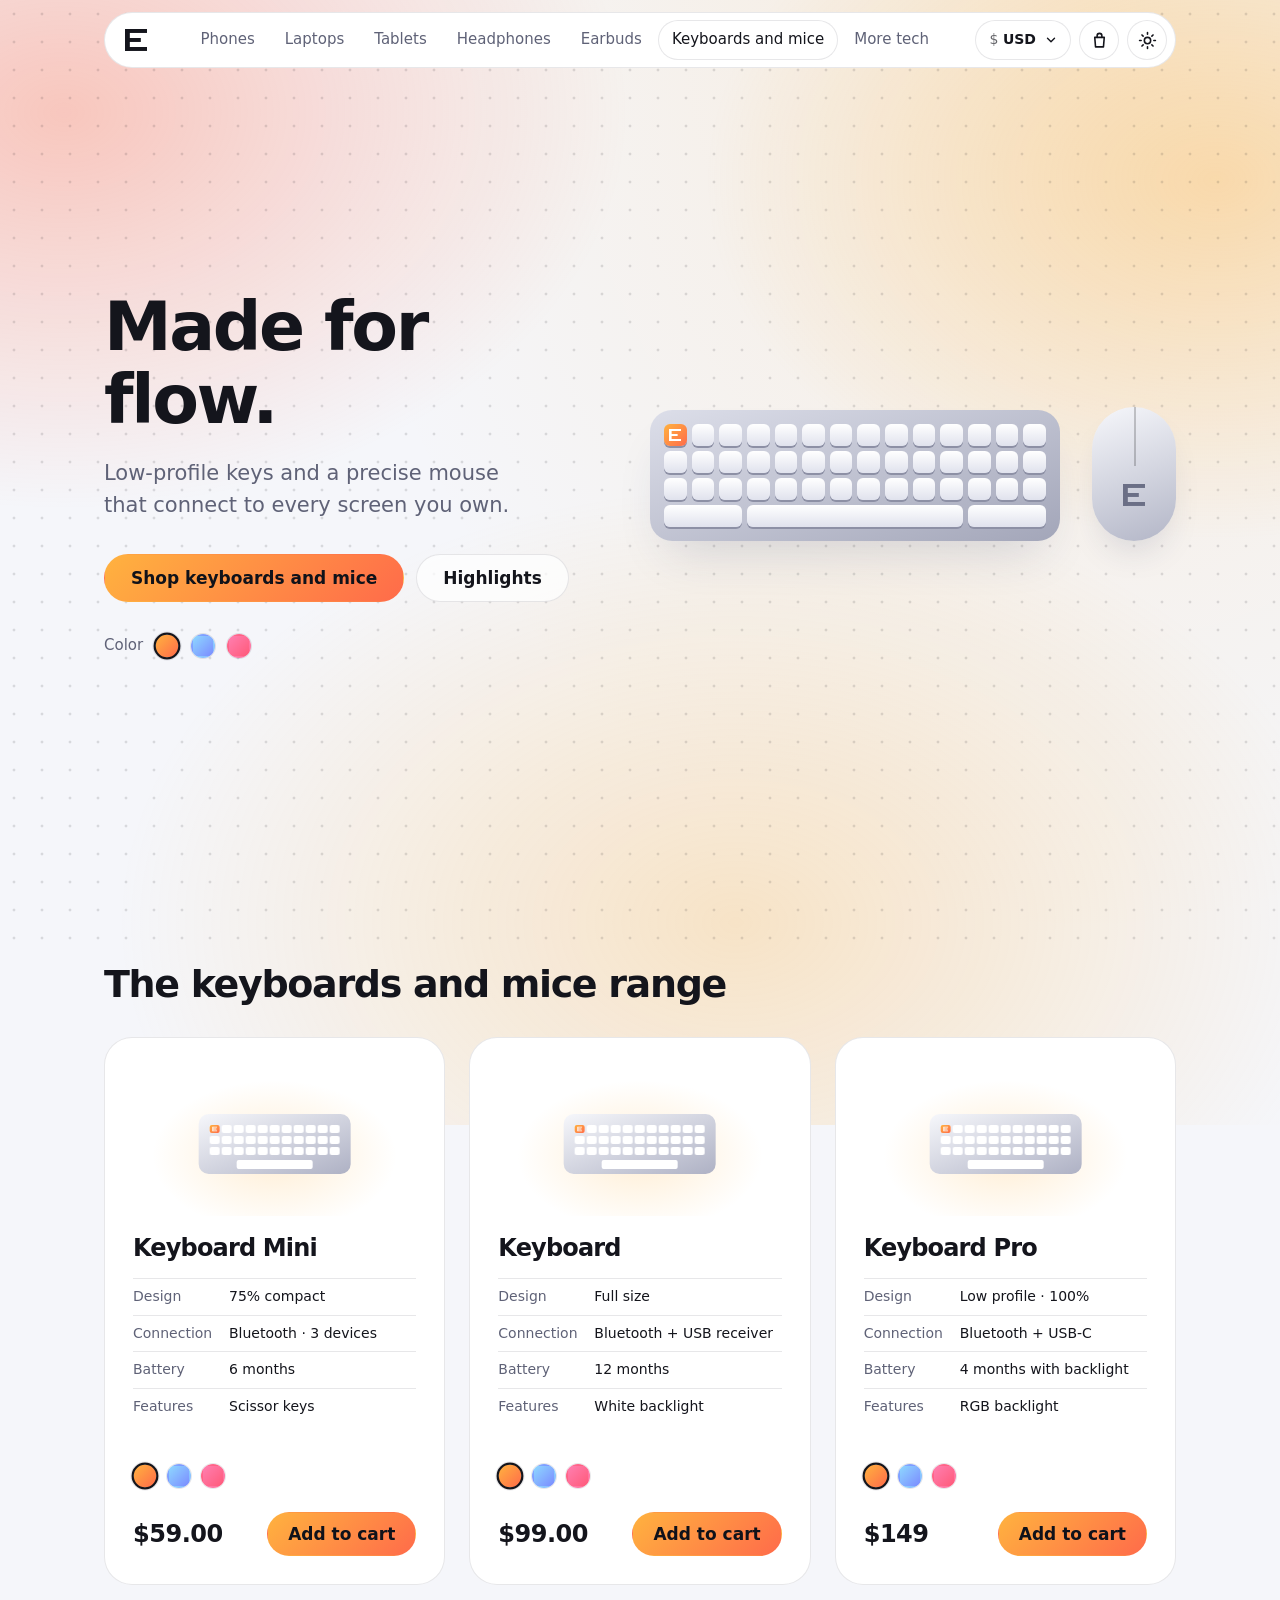
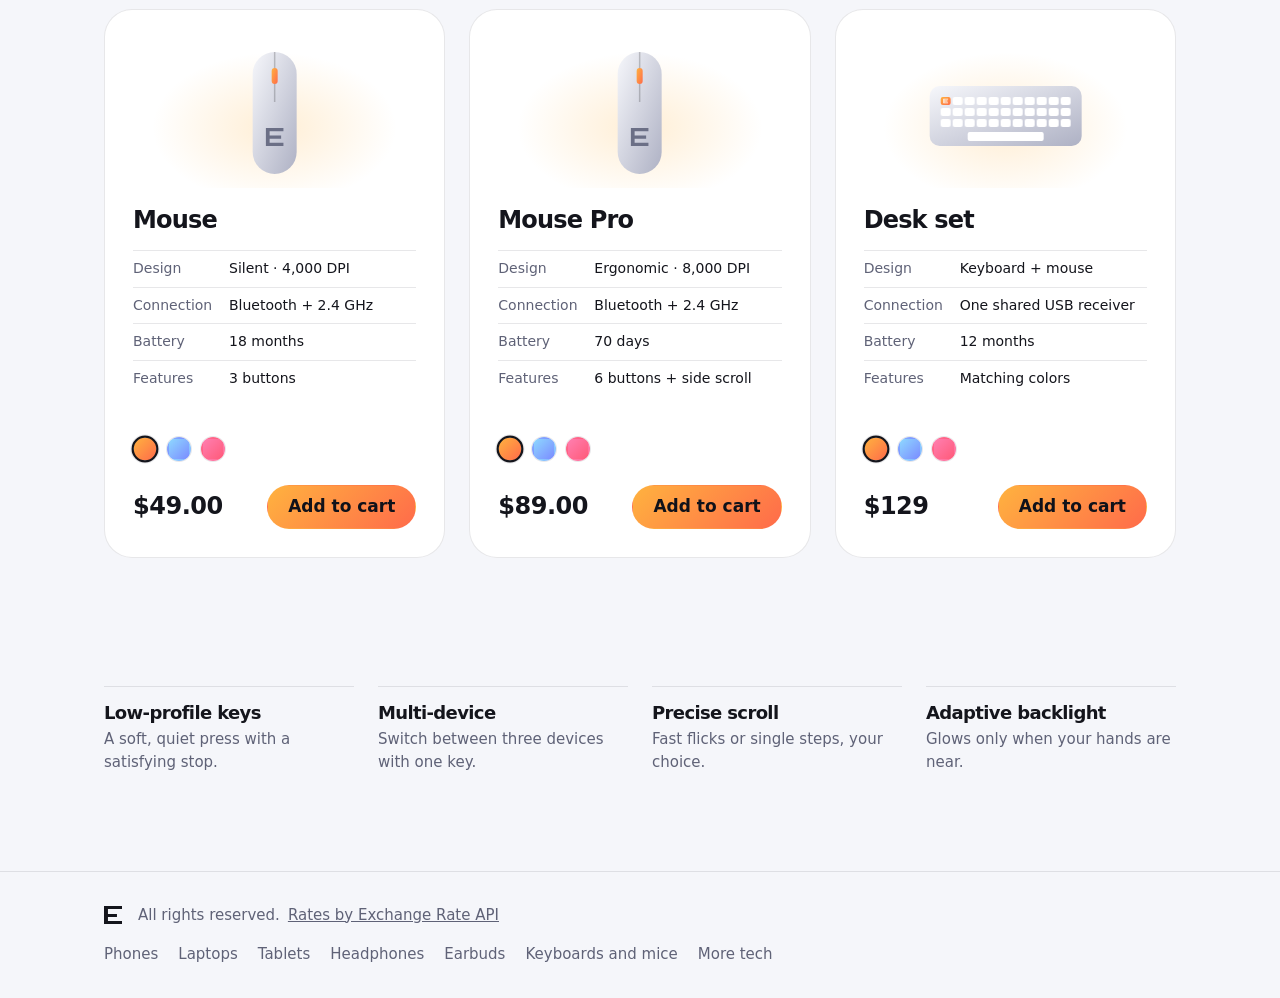
<file: keyboard-mouse.html>
<!DOCTYPE html>
<html lang="en" style="--a1:#ffb23f;--a2:#ff6b4a;--on:#10121a">
<head>
<meta charset="utf-8">
<meta name="viewport" content="width=device-width, initial-scale=1, viewport-fit=cover">
<meta name="theme-color" content="#07080c">
<title>Keyboards and mice</title>
<script>try{var d=document.documentElement,n=navigator,c=n.connection;d.dataset.theme=localStorage.getItem("theme")||(matchMedia("(prefers-color-scheme: light)").matches?"light":"dark");if((n.deviceMemory&&n.deviceMemory<=4)||(n.hardwareConcurrency&&n.hardwareConcurrency<=4)||(c&&c.saveData)||matchMedia("(prefers-reduced-data: reduce)").matches)d.classList.add("lite")}catch(e){document.documentElement.dataset.theme="dark"}</script>
<link rel="stylesheet" href="style.css">
<noscript><style>.rv{opacity:1;translate:none}</style></noscript>
</head>
<body><svg width="0" height="0" style="position:absolute" aria-hidden="true" focusable="false"><defs>
<linearGradient id="ga" x1="0" y1="0" x2="1" y2="1"><stop offset="0" style="stop-color:var(--a1)"/><stop offset="1" style="stop-color:var(--a2)"/></linearGradient>
<linearGradient id="gm" x1="0" y1="0" x2="1" y2="1"><stop offset="0" stop-color="#5a5d72"/><stop offset="1" stop-color="#171822"/></linearGradient>
<linearGradient id="gs" x1="0" y1="0" x2="1" y2="1"><stop offset="0" stop-color="#f6f7fb"/><stop offset="1" stop-color="#aeb1c4"/></linearGradient>
<radialGradient id="gr" cx=".35" cy=".28"><stop offset="0" stop-color="#fff"/><stop offset=".45" stop-color="#c7c9d8"/><stop offset="1" stop-color="#6c6f85"/></radialGradient>
<pattern id="gk" x="34" y="58" width="12" height="11" patternUnits="userSpaceOnUse"><rect x="1" y="1" width="10" height="8" rx="2" fill="#fff"/></pattern>
<symbol id="E" viewBox="0 0 10 10"><path d="M0 0h10v1.8H2.2v2.4h6.4v1.8H2.2v2.2H10V10H0z" fill="currentColor"/></symbol>
</defs></svg><nav class="glass" aria-label="Main"><a class="brand" href="index.html" aria-label="Home"><i class="e"></i><span class="bn"></span></a><div class="links"><a href="phones.html">Phones</a><a href="laptops.html">Laptops</a><a href="tablets.html">Tablets</a><a href="headphones.html">Headphones</a><a href="earbuds.html">Earbuds</a><a href="keyboard-mouse.html" class=on aria-current=page>Keyboards and mice</a><a href="more-tech.html">More tech</a></div>
<div class="act"><div class="cd"><button id="curb" class="curb" type="button" aria-haspopup="listbox" aria-expanded="false" aria-label="Choose currency"><span id="curc"></span><svg viewBox="0 0 24 24"><path d="M6 9l6 6 6-6"/></svg></button><div id="curp" class="curp" hidden><input id="curq" type="search" placeholder="Search currency" aria-label="Search currency" autocomplete="off"><ul id="curl" role="listbox" aria-label="Currencies"></ul></div></div><button id="cb" class="cb" aria-label="Open cart"><svg viewBox="0 0 24 24"><path d="M6 8h12l-1 12H7L6 8z"/><path d="M9 8V6a3 3 0 0 1 6 0v2"/></svg><span class="cn" hidden>0</span></button><button id="tg" aria-label="Switch between dark and light mode"><svg class="sun" viewBox="0 0 24 24"><circle cx="12" cy="12" r="4"/><path d="M12 2v2M12 20v2M2 12h2M20 12h2M5 5l1.5 1.5M17.5 17.5L19 19M19 5l-1.5 1.5M6.5 17.5L5 19"/></svg><svg class="moon" viewBox="0 0 24 24"><path d="M20 14.5A8 8 0 0 1 9.5 4 8 8 0 1 0 20 14.5z"/></svg></button></div></nav>
<main class="wrap">
<section class="hero"><div><h1 class="rv">Made for flow.</h1><p class="lead rv" style="--d:1">Low-profile keys and a precise mouse that connect to every screen you own.</p>
<div class="btns rv" style="--d:2"><a class="btn p" href="#models">Shop keyboards and mice</a><a class="btn" href="#facts">Highlights</a></div>
<div class="colors rv" style="--d:3">Color <button class="sw" data-a="#ffb23f" data-b="#ff6b4a" style="--s1:#ffb23f;--s2:#ff6b4a" aria-label="Amber" title="Amber" aria-pressed="true"></button><button class="sw" data-a="#8ed7ff" data-b="#7b8cff" style="--s1:#8ed7ff;--s2:#7b8cff" aria-label="Frost" title="Frost" aria-pressed="false"></button><button class="sw" data-a="#ff7fb0" data-b="#ff5a7a" style="--s1:#ff7fb0;--s2:#ff5a7a" aria-label="Rose" title="Rose" aria-pressed="false"></button></div></div><div class="stage"><div class="tilt rv" style="--d:2"><div class="spin"><div class="dev pair"><div class="kb"><i class="ke"><b class="e"></b></i><i></i><i></i><i></i><i></i><i></i><i></i><i></i><i></i><i></i><i></i><i></i><i></i><i></i><i></i><i></i><i></i><i></i><i></i><i></i><i></i><i></i><i></i><i></i><i></i><i></i><i></i><i></i><i></i><i></i><i></i><i></i><i></i><i></i><i></i><i></i><i></i><i></i><i></i><i></i><i></i><i></i><i class="c3"></i><i class="c8"></i><i class="c3"></i></div><span class="mouse"><i class="e"></i></span></div></div></div></div></section>
<section class="s" id="models"><div class="head"><h2 class="rv">The keyboards and mice range</h2></div><div class="grid"><article class="m card rv" style="--d:0" data-id="keyboard-mouse-Keyboard Mini" data-name="Keyboard Mini" data-price="59"><svg class="pic" viewBox="0 0 200 150" role="img" aria-label="Keyboard Mini"><defs><linearGradient id="g25" x1="0" y1="0" x2="1" y2="1"><stop offset="0" style="stop-color:var(--d1)"/><stop offset="1" style="stop-color:var(--d2)"/></linearGradient></defs><rect x="24" y="48" width="152" height="60" rx="10" fill="url(#gs)"/><rect x="34" y="58" width="132" height="33" fill="url(#gk)"/><rect x="62" y="94" width="76" height="9" rx="2" fill="#fff"/><rect x="35" y="59" width="10" height="8" rx="2" fill="url(#g25)"/><use href="#E" x="37.5" y="60.5" width="5" height="5" style="color:#fff"/></svg><h3>Keyboard Mini</h3><dl class="spec"><div><dt>Design</dt><dd>75% compact</dd></div><div><dt>Connection</dt><dd>Bluetooth · 3 devices</dd></div><div><dt>Battery</dt><dd>6 months</dd></div><div><dt>Features</dt><dd>Scissor keys</dd></div></dl><div class="dots" role="group" aria-label="Color"><button type="button" class="dot" data-n="Amber" data-a="#ffb23f" data-b="#ff6b4a" style="--s1:#ffb23f;--s2:#ff6b4a" aria-label="Amber" title="Amber" aria-pressed="true"></button><button type="button" class="dot" data-n="Frost" data-a="#8ed7ff" data-b="#7b8cff" style="--s1:#8ed7ff;--s2:#7b8cff" aria-label="Frost" title="Frost" aria-pressed="false"></button><button type="button" class="dot" data-n="Rose" data-a="#ff7fb0" data-b="#ff5a7a" style="--s1:#ff7fb0;--s2:#ff5a7a" aria-label="Rose" title="Rose" aria-pressed="false"></button></div><div class="buy"><b class="price" data-p="59"></b><button class="btn p add" type="button">Add to cart</button></div></article><article class="m card rv" style="--d:1" data-id="keyboard-mouse-Keyboard" data-name="Keyboard" data-price="99"><svg class="pic" viewBox="0 0 200 150" role="img" aria-label="Keyboard"><defs><linearGradient id="g26" x1="0" y1="0" x2="1" y2="1"><stop offset="0" style="stop-color:var(--d1)"/><stop offset="1" style="stop-color:var(--d2)"/></linearGradient></defs><rect x="24" y="48" width="152" height="60" rx="10" fill="url(#gs)"/><rect x="34" y="58" width="132" height="33" fill="url(#gk)"/><rect x="62" y="94" width="76" height="9" rx="2" fill="#fff"/><rect x="35" y="59" width="10" height="8" rx="2" fill="url(#g26)"/><use href="#E" x="37.5" y="60.5" width="5" height="5" style="color:#fff"/></svg><h3>Keyboard</h3><dl class="spec"><div><dt>Design</dt><dd>Full size</dd></div><div><dt>Connection</dt><dd>Bluetooth + USB receiver</dd></div><div><dt>Battery</dt><dd>12 months</dd></div><div><dt>Features</dt><dd>White backlight</dd></div></dl><div class="dots" role="group" aria-label="Color"><button type="button" class="dot" data-n="Amber" data-a="#ffb23f" data-b="#ff6b4a" style="--s1:#ffb23f;--s2:#ff6b4a" aria-label="Amber" title="Amber" aria-pressed="true"></button><button type="button" class="dot" data-n="Frost" data-a="#8ed7ff" data-b="#7b8cff" style="--s1:#8ed7ff;--s2:#7b8cff" aria-label="Frost" title="Frost" aria-pressed="false"></button><button type="button" class="dot" data-n="Rose" data-a="#ff7fb0" data-b="#ff5a7a" style="--s1:#ff7fb0;--s2:#ff5a7a" aria-label="Rose" title="Rose" aria-pressed="false"></button></div><div class="buy"><b class="price" data-p="99"></b><button class="btn p add" type="button">Add to cart</button></div></article><article class="m card rv" style="--d:2" data-id="keyboard-mouse-Keyboard Pro" data-name="Keyboard Pro" data-price="149"><svg class="pic" viewBox="0 0 200 150" role="img" aria-label="Keyboard Pro"><defs><linearGradient id="g27" x1="0" y1="0" x2="1" y2="1"><stop offset="0" style="stop-color:var(--d1)"/><stop offset="1" style="stop-color:var(--d2)"/></linearGradient></defs><rect x="24" y="48" width="152" height="60" rx="10" fill="url(#gs)"/><rect x="34" y="58" width="132" height="33" fill="url(#gk)"/><rect x="62" y="94" width="76" height="9" rx="2" fill="#fff"/><rect x="35" y="59" width="10" height="8" rx="2" fill="url(#g27)"/><use href="#E" x="37.5" y="60.5" width="5" height="5" style="color:#fff"/></svg><h3>Keyboard Pro</h3><dl class="spec"><div><dt>Design</dt><dd>Low profile · 100%</dd></div><div><dt>Connection</dt><dd>Bluetooth + USB-C</dd></div><div><dt>Battery</dt><dd>4 months with backlight</dd></div><div><dt>Features</dt><dd>RGB backlight</dd></div></dl><div class="dots" role="group" aria-label="Color"><button type="button" class="dot" data-n="Amber" data-a="#ffb23f" data-b="#ff6b4a" style="--s1:#ffb23f;--s2:#ff6b4a" aria-label="Amber" title="Amber" aria-pressed="true"></button><button type="button" class="dot" data-n="Frost" data-a="#8ed7ff" data-b="#7b8cff" style="--s1:#8ed7ff;--s2:#7b8cff" aria-label="Frost" title="Frost" aria-pressed="false"></button><button type="button" class="dot" data-n="Rose" data-a="#ff7fb0" data-b="#ff5a7a" style="--s1:#ff7fb0;--s2:#ff5a7a" aria-label="Rose" title="Rose" aria-pressed="false"></button></div><div class="buy"><b class="price" data-p="149"></b><button class="btn p add" type="button">Add to cart</button></div></article><article class="m card rv" style="--d:0" data-id="keyboard-mouse-Mouse" data-name="Mouse" data-price="49"><svg class="pic" viewBox="0 0 200 150" role="img" aria-label="Mouse"><defs><linearGradient id="g28" x1="0" y1="0" x2="1" y2="1"><stop offset="0" style="stop-color:var(--d1)"/><stop offset="1" style="stop-color:var(--d2)"/></linearGradient></defs><rect x="78" y="14" width="44" height="122" rx="22" fill="url(#gs)"/><path d="M100 14V64" stroke="#0003" stroke-width="1.5"/><rect x="97" y="30" width="6" height="16" rx="3" fill="url(#g28)"/><use href="#E" x="91" y="90" width="18" height="18" style="color:#6b6f86"/></svg><h3>Mouse</h3><dl class="spec"><div><dt>Design</dt><dd>Silent · 4,000 DPI</dd></div><div><dt>Connection</dt><dd>Bluetooth + 2.4 GHz</dd></div><div><dt>Battery</dt><dd>18 months</dd></div><div><dt>Features</dt><dd>3 buttons</dd></div></dl><div class="dots" role="group" aria-label="Color"><button type="button" class="dot" data-n="Amber" data-a="#ffb23f" data-b="#ff6b4a" style="--s1:#ffb23f;--s2:#ff6b4a" aria-label="Amber" title="Amber" aria-pressed="true"></button><button type="button" class="dot" data-n="Frost" data-a="#8ed7ff" data-b="#7b8cff" style="--s1:#8ed7ff;--s2:#7b8cff" aria-label="Frost" title="Frost" aria-pressed="false"></button><button type="button" class="dot" data-n="Rose" data-a="#ff7fb0" data-b="#ff5a7a" style="--s1:#ff7fb0;--s2:#ff5a7a" aria-label="Rose" title="Rose" aria-pressed="false"></button></div><div class="buy"><b class="price" data-p="49"></b><button class="btn p add" type="button">Add to cart</button></div></article><article class="m card rv" style="--d:1" data-id="keyboard-mouse-Mouse Pro" data-name="Mouse Pro" data-price="89"><svg class="pic" viewBox="0 0 200 150" role="img" aria-label="Mouse Pro"><defs><linearGradient id="g29" x1="0" y1="0" x2="1" y2="1"><stop offset="0" style="stop-color:var(--d1)"/><stop offset="1" style="stop-color:var(--d2)"/></linearGradient></defs><rect x="78" y="14" width="44" height="122" rx="22" fill="url(#gs)"/><path d="M100 14V64" stroke="#0003" stroke-width="1.5"/><rect x="97" y="30" width="6" height="16" rx="3" fill="url(#g29)"/><use href="#E" x="91" y="90" width="18" height="18" style="color:#6b6f86"/></svg><h3>Mouse Pro</h3><dl class="spec"><div><dt>Design</dt><dd>Ergonomic · 8,000 DPI</dd></div><div><dt>Connection</dt><dd>Bluetooth + 2.4 GHz</dd></div><div><dt>Battery</dt><dd>70 days</dd></div><div><dt>Features</dt><dd>6 buttons + side scroll</dd></div></dl><div class="dots" role="group" aria-label="Color"><button type="button" class="dot" data-n="Amber" data-a="#ffb23f" data-b="#ff6b4a" style="--s1:#ffb23f;--s2:#ff6b4a" aria-label="Amber" title="Amber" aria-pressed="true"></button><button type="button" class="dot" data-n="Frost" data-a="#8ed7ff" data-b="#7b8cff" style="--s1:#8ed7ff;--s2:#7b8cff" aria-label="Frost" title="Frost" aria-pressed="false"></button><button type="button" class="dot" data-n="Rose" data-a="#ff7fb0" data-b="#ff5a7a" style="--s1:#ff7fb0;--s2:#ff5a7a" aria-label="Rose" title="Rose" aria-pressed="false"></button></div><div class="buy"><b class="price" data-p="89"></b><button class="btn p add" type="button">Add to cart</button></div></article><article class="m card rv" style="--d:2" data-id="keyboard-mouse-Desk set" data-name="Desk set" data-price="129"><svg class="pic" viewBox="0 0 200 150" role="img" aria-label="Desk set"><defs><linearGradient id="g30" x1="0" y1="0" x2="1" y2="1"><stop offset="0" style="stop-color:var(--d1)"/><stop offset="1" style="stop-color:var(--d2)"/></linearGradient></defs><rect x="24" y="48" width="152" height="60" rx="10" fill="url(#gs)"/><rect x="34" y="58" width="132" height="33" fill="url(#gk)"/><rect x="62" y="94" width="76" height="9" rx="2" fill="#fff"/><rect x="35" y="59" width="10" height="8" rx="2" fill="url(#g30)"/><use href="#E" x="37.5" y="60.5" width="5" height="5" style="color:#fff"/></svg><h3>Desk set</h3><dl class="spec"><div><dt>Design</dt><dd>Keyboard + mouse</dd></div><div><dt>Connection</dt><dd>One shared USB receiver</dd></div><div><dt>Battery</dt><dd>12 months</dd></div><div><dt>Features</dt><dd>Matching colors</dd></div></dl><div class="dots" role="group" aria-label="Color"><button type="button" class="dot" data-n="Amber" data-a="#ffb23f" data-b="#ff6b4a" style="--s1:#ffb23f;--s2:#ff6b4a" aria-label="Amber" title="Amber" aria-pressed="true"></button><button type="button" class="dot" data-n="Frost" data-a="#8ed7ff" data-b="#7b8cff" style="--s1:#8ed7ff;--s2:#7b8cff" aria-label="Frost" title="Frost" aria-pressed="false"></button><button type="button" class="dot" data-n="Rose" data-a="#ff7fb0" data-b="#ff5a7a" style="--s1:#ff7fb0;--s2:#ff5a7a" aria-label="Rose" title="Rose" aria-pressed="false"></button></div><div class="buy"><b class="price" data-p="129"></b><button class="btn p add" type="button">Add to cart</button></div></article></div></section>
<section class="s" id="facts"><div class="facts"><article class="rv" style="--d:0"><h3>Low-profile keys</h3><p>A soft, quiet press with a satisfying stop.</p></article><article class="rv" style="--d:1"><h3>Multi-device</h3><p>Switch between three devices with one key.</p></article><article class="rv" style="--d:2"><h3>Precise scroll</h3><p>Fast flicks or single steps, your choice.</p></article><article class="rv" style="--d:3"><h3>Adaptive backlight</h3><p>Glows only when your hands are near.</p></article></div></section>
</main><footer><div class="wrap foot"><span class="fl"><i class="e"></i><span class="bn"></span> All rights reserved. <a href="https://www.exchangerate-api.com" rel="noopener"><u>Rates by Exchange Rate API</u></a></span><div class="fn"><a href="phones.html">Phones</a><a href="laptops.html">Laptops</a><a href="tablets.html">Tablets</a><a href="headphones.html">Headphones</a><a href="earbuds.html">Earbuds</a><a href="keyboard-mouse.html">Keyboards and mice</a><a href="more-tech.html">More tech</a></div></div></footer>
<script src="script.js"></script>
</body>
</html>
</file>
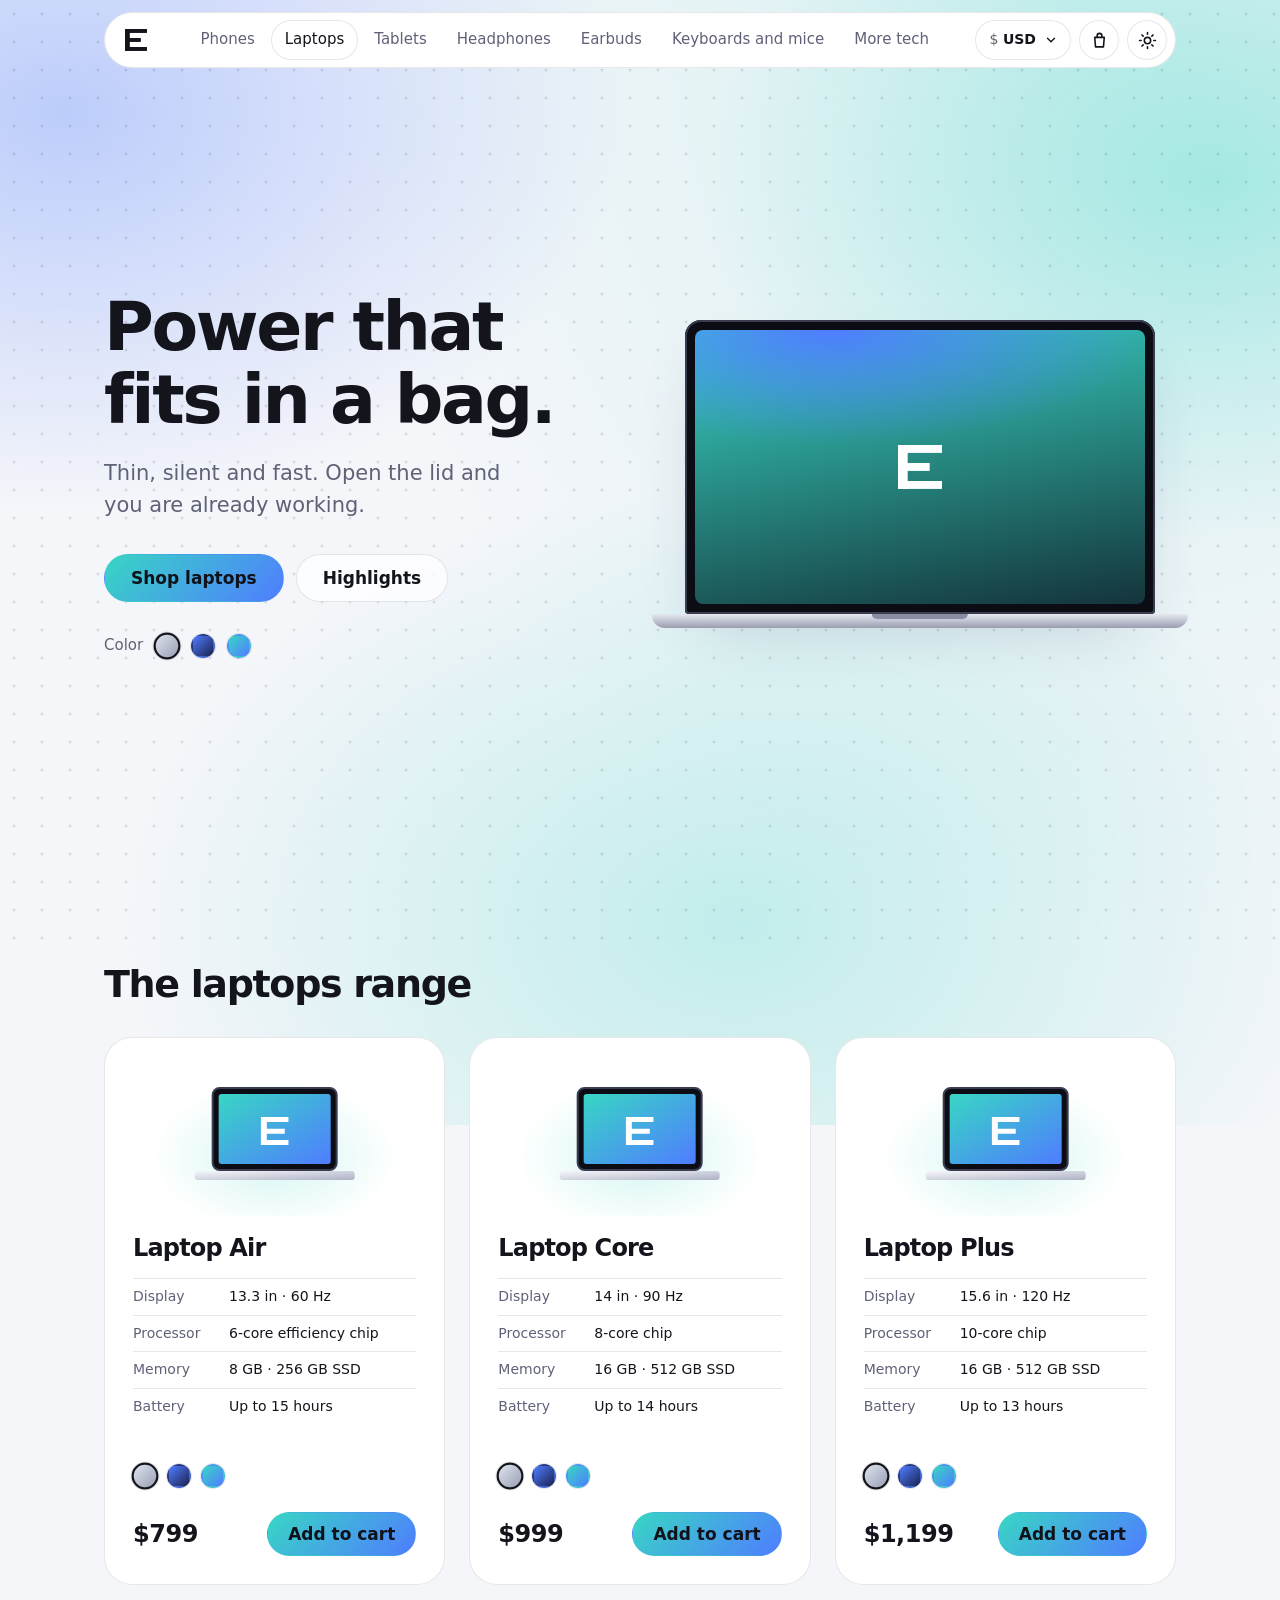
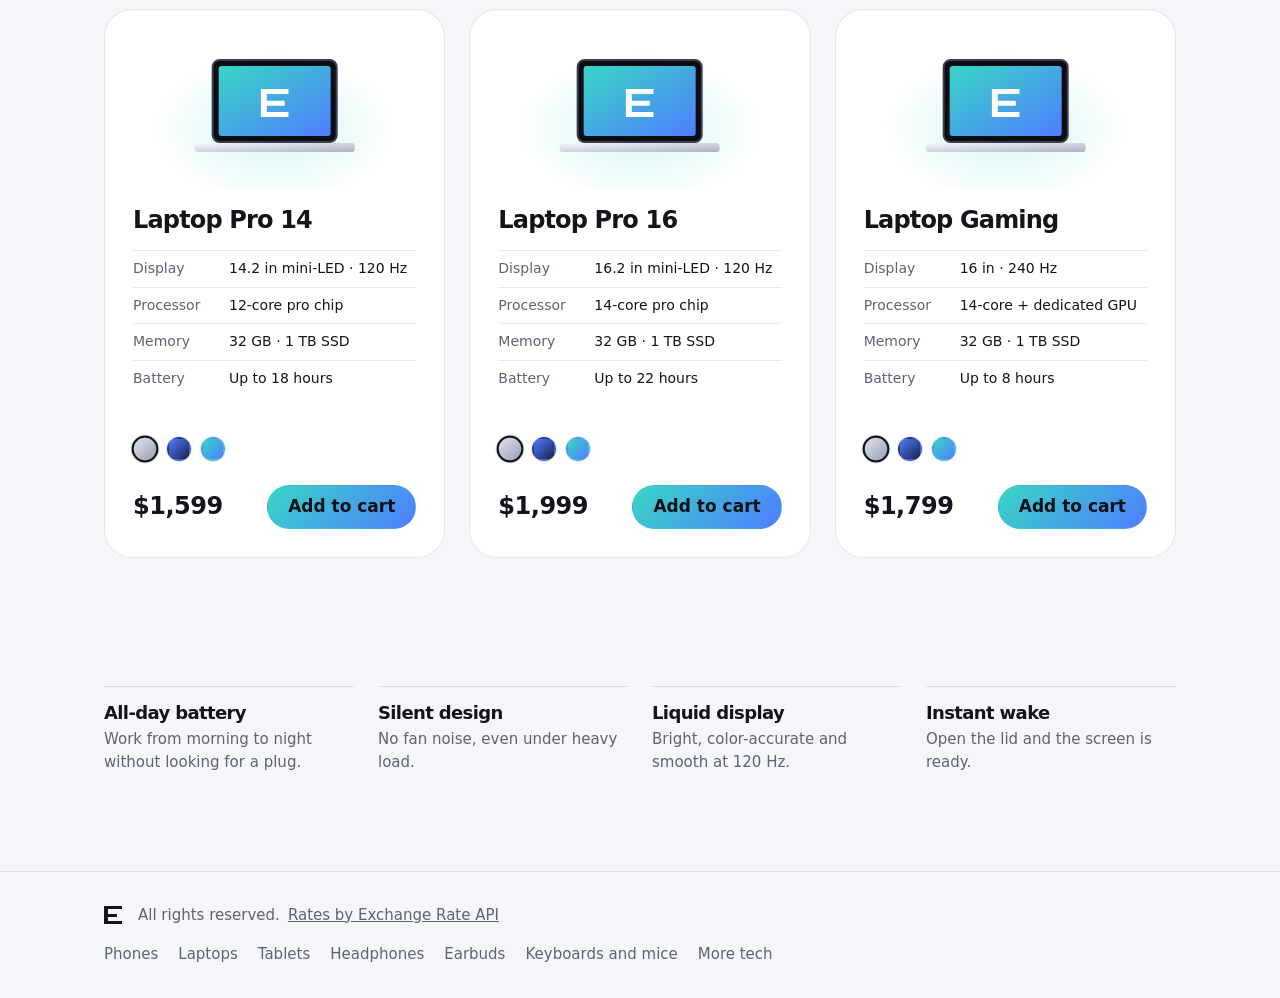
<file: laptops.html>
<!DOCTYPE html>
<html lang="en" style="--a1:#38d6c4;--a2:#4f7dff;--on:#10121a">
<head>
<meta charset="utf-8">
<meta name="viewport" content="width=device-width, initial-scale=1, viewport-fit=cover">
<meta name="theme-color" content="#07080c">
<title>Laptops</title>
<script>try{var d=document.documentElement,n=navigator,c=n.connection;d.dataset.theme=localStorage.getItem("theme")||(matchMedia("(prefers-color-scheme: light)").matches?"light":"dark");if((n.deviceMemory&&n.deviceMemory<=4)||(n.hardwareConcurrency&&n.hardwareConcurrency<=4)||(c&&c.saveData)||matchMedia("(prefers-reduced-data: reduce)").matches)d.classList.add("lite")}catch(e){document.documentElement.dataset.theme="dark"}</script>
<link rel="stylesheet" href="style.css">
<noscript><style>.rv{opacity:1;translate:none}</style></noscript>
</head>
<body><svg width="0" height="0" style="position:absolute" aria-hidden="true" focusable="false"><defs>
<linearGradient id="ga" x1="0" y1="0" x2="1" y2="1"><stop offset="0" style="stop-color:var(--a1)"/><stop offset="1" style="stop-color:var(--a2)"/></linearGradient>
<linearGradient id="gm" x1="0" y1="0" x2="1" y2="1"><stop offset="0" stop-color="#5a5d72"/><stop offset="1" stop-color="#171822"/></linearGradient>
<linearGradient id="gs" x1="0" y1="0" x2="1" y2="1"><stop offset="0" stop-color="#f6f7fb"/><stop offset="1" stop-color="#aeb1c4"/></linearGradient>
<radialGradient id="gr" cx=".35" cy=".28"><stop offset="0" stop-color="#fff"/><stop offset=".45" stop-color="#c7c9d8"/><stop offset="1" stop-color="#6c6f85"/></radialGradient>
<pattern id="gk" x="34" y="58" width="12" height="11" patternUnits="userSpaceOnUse"><rect x="1" y="1" width="10" height="8" rx="2" fill="#fff"/></pattern>
<symbol id="E" viewBox="0 0 10 10"><path d="M0 0h10v1.8H2.2v2.4h6.4v1.8H2.2v2.2H10V10H0z" fill="currentColor"/></symbol>
</defs></svg><nav class="glass" aria-label="Main"><a class="brand" href="index.html" aria-label="Home"><i class="e"></i><span class="bn"></span></a><div class="links"><a href="phones.html">Phones</a><a href="laptops.html" class=on aria-current=page>Laptops</a><a href="tablets.html">Tablets</a><a href="headphones.html">Headphones</a><a href="earbuds.html">Earbuds</a><a href="keyboard-mouse.html">Keyboards and mice</a><a href="more-tech.html">More tech</a></div>
<div class="act"><div class="cd"><button id="curb" class="curb" type="button" aria-haspopup="listbox" aria-expanded="false" aria-label="Choose currency"><span id="curc"></span><svg viewBox="0 0 24 24"><path d="M6 9l6 6 6-6"/></svg></button><div id="curp" class="curp" hidden><input id="curq" type="search" placeholder="Search currency" aria-label="Search currency" autocomplete="off"><ul id="curl" role="listbox" aria-label="Currencies"></ul></div></div><button id="cb" class="cb" aria-label="Open cart"><svg viewBox="0 0 24 24"><path d="M6 8h12l-1 12H7L6 8z"/><path d="M9 8V6a3 3 0 0 1 6 0v2"/></svg><span class="cn" hidden>0</span></button><button id="tg" aria-label="Switch between dark and light mode"><svg class="sun" viewBox="0 0 24 24"><circle cx="12" cy="12" r="4"/><path d="M12 2v2M12 20v2M2 12h2M20 12h2M5 5l1.5 1.5M17.5 17.5L19 19M19 5l-1.5 1.5M6.5 17.5L5 19"/></svg><svg class="moon" viewBox="0 0 24 24"><path d="M20 14.5A8 8 0 0 1 9.5 4 8 8 0 1 0 20 14.5z"/></svg></button></div></nav>
<main class="wrap">
<section class="hero"><div><h1 class="rv">Power that fits in a bag.</h1><p class="lead rv" style="--d:1">Thin, silent and fast. Open the lid and you are already working.</p>
<div class="btns rv" style="--d:2"><a class="btn p" href="#models">Shop laptops</a><a class="btn" href="#facts">Highlights</a></div>
<div class="colors rv" style="--d:3">Color <button class="sw" data-a="#dfe3ee" data-b="#9aa0b5" style="--s1:#dfe3ee;--s2:#9aa0b5" aria-label="Silver" title="Silver" aria-pressed="true"></button><button class="sw" data-a="#4f7dff" data-b="#1b2250" style="--s1:#4f7dff;--s2:#1b2250" aria-label="Midnight" title="Midnight" aria-pressed="false"></button><button class="sw" data-a="#38d6c4" data-b="#4f7dff" style="--s1:#38d6c4;--s2:#4f7dff" aria-label="Teal" title="Teal" aria-pressed="false"></button></div></div><div class="stage"><div class="tilt rv" style="--d:2"><div class="spin"><div class="dev laptop"><div class="lid"><div class="scr"><i class="e"></i></div></div><div class="base"></div></div></div></div></div></section>
<section class="s" id="models"><div class="head"><h2 class="rv">The laptops range</h2></div><div class="grid"><article class="m card rv" style="--d:0" data-id="laptops-Laptop Air" data-name="Laptop Air" data-price="799"><svg class="pic" viewBox="0 0 200 150" role="img" aria-label="Laptop Air"><defs><linearGradient id="g7" x1="0" y1="0" x2="1" y2="1"><stop offset="0" style="stop-color:var(--d1)"/><stop offset="1" style="stop-color:var(--d2)"/></linearGradient></defs><rect x="38" y="22" width="124" height="82" rx="7" fill="#0b0c14" stroke="#3a3d50" stroke-width="2"/><rect x="44" y="28" width="112" height="70" rx="3" fill="url(#g7)"/><use href="#E" x="86" y="51" width="28" height="28" style="color:#fff"/><rect x="20" y="105" width="160" height="9" rx="3" fill="url(#gs)"/></svg><h3>Laptop Air</h3><dl class="spec"><div><dt>Display</dt><dd>13.3 in · 60 Hz</dd></div><div><dt>Processor</dt><dd>6-core efficiency chip</dd></div><div><dt>Memory</dt><dd>8 GB · 256 GB SSD</dd></div><div><dt>Battery</dt><dd>Up to 15 hours</dd></div></dl><div class="dots" role="group" aria-label="Color"><button type="button" class="dot" data-n="Silver" data-a="#dfe3ee" data-b="#9aa0b5" style="--s1:#dfe3ee;--s2:#9aa0b5" aria-label="Silver" title="Silver" aria-pressed="true"></button><button type="button" class="dot" data-n="Midnight" data-a="#4f7dff" data-b="#1b2250" style="--s1:#4f7dff;--s2:#1b2250" aria-label="Midnight" title="Midnight" aria-pressed="false"></button><button type="button" class="dot" data-n="Teal" data-a="#38d6c4" data-b="#4f7dff" style="--s1:#38d6c4;--s2:#4f7dff" aria-label="Teal" title="Teal" aria-pressed="false"></button></div><div class="buy"><b class="price" data-p="799"></b><button class="btn p add" type="button">Add to cart</button></div></article><article class="m card rv" style="--d:1" data-id="laptops-Laptop Core" data-name="Laptop Core" data-price="999"><svg class="pic" viewBox="0 0 200 150" role="img" aria-label="Laptop Core"><defs><linearGradient id="g8" x1="0" y1="0" x2="1" y2="1"><stop offset="0" style="stop-color:var(--d1)"/><stop offset="1" style="stop-color:var(--d2)"/></linearGradient></defs><rect x="38" y="22" width="124" height="82" rx="7" fill="#0b0c14" stroke="#3a3d50" stroke-width="2"/><rect x="44" y="28" width="112" height="70" rx="3" fill="url(#g8)"/><use href="#E" x="86" y="51" width="28" height="28" style="color:#fff"/><rect x="20" y="105" width="160" height="9" rx="3" fill="url(#gs)"/></svg><h3>Laptop Core</h3><dl class="spec"><div><dt>Display</dt><dd>14 in · 90 Hz</dd></div><div><dt>Processor</dt><dd>8-core chip</dd></div><div><dt>Memory</dt><dd>16 GB · 512 GB SSD</dd></div><div><dt>Battery</dt><dd>Up to 14 hours</dd></div></dl><div class="dots" role="group" aria-label="Color"><button type="button" class="dot" data-n="Silver" data-a="#dfe3ee" data-b="#9aa0b5" style="--s1:#dfe3ee;--s2:#9aa0b5" aria-label="Silver" title="Silver" aria-pressed="true"></button><button type="button" class="dot" data-n="Midnight" data-a="#4f7dff" data-b="#1b2250" style="--s1:#4f7dff;--s2:#1b2250" aria-label="Midnight" title="Midnight" aria-pressed="false"></button><button type="button" class="dot" data-n="Teal" data-a="#38d6c4" data-b="#4f7dff" style="--s1:#38d6c4;--s2:#4f7dff" aria-label="Teal" title="Teal" aria-pressed="false"></button></div><div class="buy"><b class="price" data-p="999"></b><button class="btn p add" type="button">Add to cart</button></div></article><article class="m card rv" style="--d:2" data-id="laptops-Laptop Plus" data-name="Laptop Plus" data-price="1199"><svg class="pic" viewBox="0 0 200 150" role="img" aria-label="Laptop Plus"><defs><linearGradient id="g9" x1="0" y1="0" x2="1" y2="1"><stop offset="0" style="stop-color:var(--d1)"/><stop offset="1" style="stop-color:var(--d2)"/></linearGradient></defs><rect x="38" y="22" width="124" height="82" rx="7" fill="#0b0c14" stroke="#3a3d50" stroke-width="2"/><rect x="44" y="28" width="112" height="70" rx="3" fill="url(#g9)"/><use href="#E" x="86" y="51" width="28" height="28" style="color:#fff"/><rect x="20" y="105" width="160" height="9" rx="3" fill="url(#gs)"/></svg><h3>Laptop Plus</h3><dl class="spec"><div><dt>Display</dt><dd>15.6 in · 120 Hz</dd></div><div><dt>Processor</dt><dd>10-core chip</dd></div><div><dt>Memory</dt><dd>16 GB · 512 GB SSD</dd></div><div><dt>Battery</dt><dd>Up to 13 hours</dd></div></dl><div class="dots" role="group" aria-label="Color"><button type="button" class="dot" data-n="Silver" data-a="#dfe3ee" data-b="#9aa0b5" style="--s1:#dfe3ee;--s2:#9aa0b5" aria-label="Silver" title="Silver" aria-pressed="true"></button><button type="button" class="dot" data-n="Midnight" data-a="#4f7dff" data-b="#1b2250" style="--s1:#4f7dff;--s2:#1b2250" aria-label="Midnight" title="Midnight" aria-pressed="false"></button><button type="button" class="dot" data-n="Teal" data-a="#38d6c4" data-b="#4f7dff" style="--s1:#38d6c4;--s2:#4f7dff" aria-label="Teal" title="Teal" aria-pressed="false"></button></div><div class="buy"><b class="price" data-p="1199"></b><button class="btn p add" type="button">Add to cart</button></div></article><article class="m card rv" style="--d:0" data-id="laptops-Laptop Pro 14" data-name="Laptop Pro 14" data-price="1599"><svg class="pic" viewBox="0 0 200 150" role="img" aria-label="Laptop Pro 14"><defs><linearGradient id="g10" x1="0" y1="0" x2="1" y2="1"><stop offset="0" style="stop-color:var(--d1)"/><stop offset="1" style="stop-color:var(--d2)"/></linearGradient></defs><rect x="38" y="22" width="124" height="82" rx="7" fill="#0b0c14" stroke="#3a3d50" stroke-width="2"/><rect x="44" y="28" width="112" height="70" rx="3" fill="url(#g10)"/><use href="#E" x="86" y="51" width="28" height="28" style="color:#fff"/><rect x="20" y="105" width="160" height="9" rx="3" fill="url(#gs)"/></svg><h3>Laptop Pro 14</h3><dl class="spec"><div><dt>Display</dt><dd>14.2 in mini-LED · 120 Hz</dd></div><div><dt>Processor</dt><dd>12-core pro chip</dd></div><div><dt>Memory</dt><dd>32 GB · 1 TB SSD</dd></div><div><dt>Battery</dt><dd>Up to 18 hours</dd></div></dl><div class="dots" role="group" aria-label="Color"><button type="button" class="dot" data-n="Silver" data-a="#dfe3ee" data-b="#9aa0b5" style="--s1:#dfe3ee;--s2:#9aa0b5" aria-label="Silver" title="Silver" aria-pressed="true"></button><button type="button" class="dot" data-n="Midnight" data-a="#4f7dff" data-b="#1b2250" style="--s1:#4f7dff;--s2:#1b2250" aria-label="Midnight" title="Midnight" aria-pressed="false"></button><button type="button" class="dot" data-n="Teal" data-a="#38d6c4" data-b="#4f7dff" style="--s1:#38d6c4;--s2:#4f7dff" aria-label="Teal" title="Teal" aria-pressed="false"></button></div><div class="buy"><b class="price" data-p="1599"></b><button class="btn p add" type="button">Add to cart</button></div></article><article class="m card rv" style="--d:1" data-id="laptops-Laptop Pro 16" data-name="Laptop Pro 16" data-price="1999"><svg class="pic" viewBox="0 0 200 150" role="img" aria-label="Laptop Pro 16"><defs><linearGradient id="g11" x1="0" y1="0" x2="1" y2="1"><stop offset="0" style="stop-color:var(--d1)"/><stop offset="1" style="stop-color:var(--d2)"/></linearGradient></defs><rect x="38" y="22" width="124" height="82" rx="7" fill="#0b0c14" stroke="#3a3d50" stroke-width="2"/><rect x="44" y="28" width="112" height="70" rx="3" fill="url(#g11)"/><use href="#E" x="86" y="51" width="28" height="28" style="color:#fff"/><rect x="20" y="105" width="160" height="9" rx="3" fill="url(#gs)"/></svg><h3>Laptop Pro 16</h3><dl class="spec"><div><dt>Display</dt><dd>16.2 in mini-LED · 120 Hz</dd></div><div><dt>Processor</dt><dd>14-core pro chip</dd></div><div><dt>Memory</dt><dd>32 GB · 1 TB SSD</dd></div><div><dt>Battery</dt><dd>Up to 22 hours</dd></div></dl><div class="dots" role="group" aria-label="Color"><button type="button" class="dot" data-n="Silver" data-a="#dfe3ee" data-b="#9aa0b5" style="--s1:#dfe3ee;--s2:#9aa0b5" aria-label="Silver" title="Silver" aria-pressed="true"></button><button type="button" class="dot" data-n="Midnight" data-a="#4f7dff" data-b="#1b2250" style="--s1:#4f7dff;--s2:#1b2250" aria-label="Midnight" title="Midnight" aria-pressed="false"></button><button type="button" class="dot" data-n="Teal" data-a="#38d6c4" data-b="#4f7dff" style="--s1:#38d6c4;--s2:#4f7dff" aria-label="Teal" title="Teal" aria-pressed="false"></button></div><div class="buy"><b class="price" data-p="1999"></b><button class="btn p add" type="button">Add to cart</button></div></article><article class="m card rv" style="--d:2" data-id="laptops-Laptop Gaming" data-name="Laptop Gaming" data-price="1799"><svg class="pic" viewBox="0 0 200 150" role="img" aria-label="Laptop Gaming"><defs><linearGradient id="g12" x1="0" y1="0" x2="1" y2="1"><stop offset="0" style="stop-color:var(--d1)"/><stop offset="1" style="stop-color:var(--d2)"/></linearGradient></defs><rect x="38" y="22" width="124" height="82" rx="7" fill="#0b0c14" stroke="#3a3d50" stroke-width="2"/><rect x="44" y="28" width="112" height="70" rx="3" fill="url(#g12)"/><use href="#E" x="86" y="51" width="28" height="28" style="color:#fff"/><rect x="20" y="105" width="160" height="9" rx="3" fill="url(#gs)"/></svg><h3>Laptop Gaming</h3><dl class="spec"><div><dt>Display</dt><dd>16 in · 240 Hz</dd></div><div><dt>Processor</dt><dd>14-core + dedicated GPU</dd></div><div><dt>Memory</dt><dd>32 GB · 1 TB SSD</dd></div><div><dt>Battery</dt><dd>Up to 8 hours</dd></div></dl><div class="dots" role="group" aria-label="Color"><button type="button" class="dot" data-n="Silver" data-a="#dfe3ee" data-b="#9aa0b5" style="--s1:#dfe3ee;--s2:#9aa0b5" aria-label="Silver" title="Silver" aria-pressed="true"></button><button type="button" class="dot" data-n="Midnight" data-a="#4f7dff" data-b="#1b2250" style="--s1:#4f7dff;--s2:#1b2250" aria-label="Midnight" title="Midnight" aria-pressed="false"></button><button type="button" class="dot" data-n="Teal" data-a="#38d6c4" data-b="#4f7dff" style="--s1:#38d6c4;--s2:#4f7dff" aria-label="Teal" title="Teal" aria-pressed="false"></button></div><div class="buy"><b class="price" data-p="1799"></b><button class="btn p add" type="button">Add to cart</button></div></article></div></section>
<section class="s" id="facts"><div class="facts"><article class="rv" style="--d:0"><h3>All-day battery</h3><p>Work from morning to night without looking for a plug.</p></article><article class="rv" style="--d:1"><h3>Silent design</h3><p>No fan noise, even under heavy load.</p></article><article class="rv" style="--d:2"><h3>Liquid display</h3><p>Bright, color-accurate and smooth at 120 Hz.</p></article><article class="rv" style="--d:3"><h3>Instant wake</h3><p>Open the lid and the screen is ready.</p></article></div></section>
</main><footer><div class="wrap foot"><span class="fl"><i class="e"></i><span class="bn"></span> All rights reserved. <a href="https://www.exchangerate-api.com" rel="noopener"><u>Rates by Exchange Rate API</u></a></span><div class="fn"><a href="phones.html">Phones</a><a href="laptops.html">Laptops</a><a href="tablets.html">Tablets</a><a href="headphones.html">Headphones</a><a href="earbuds.html">Earbuds</a><a href="keyboard-mouse.html">Keyboards and mice</a><a href="more-tech.html">More tech</a></div></div></footer>
<script src="script.js"></script>
</body>
</html>
</file>
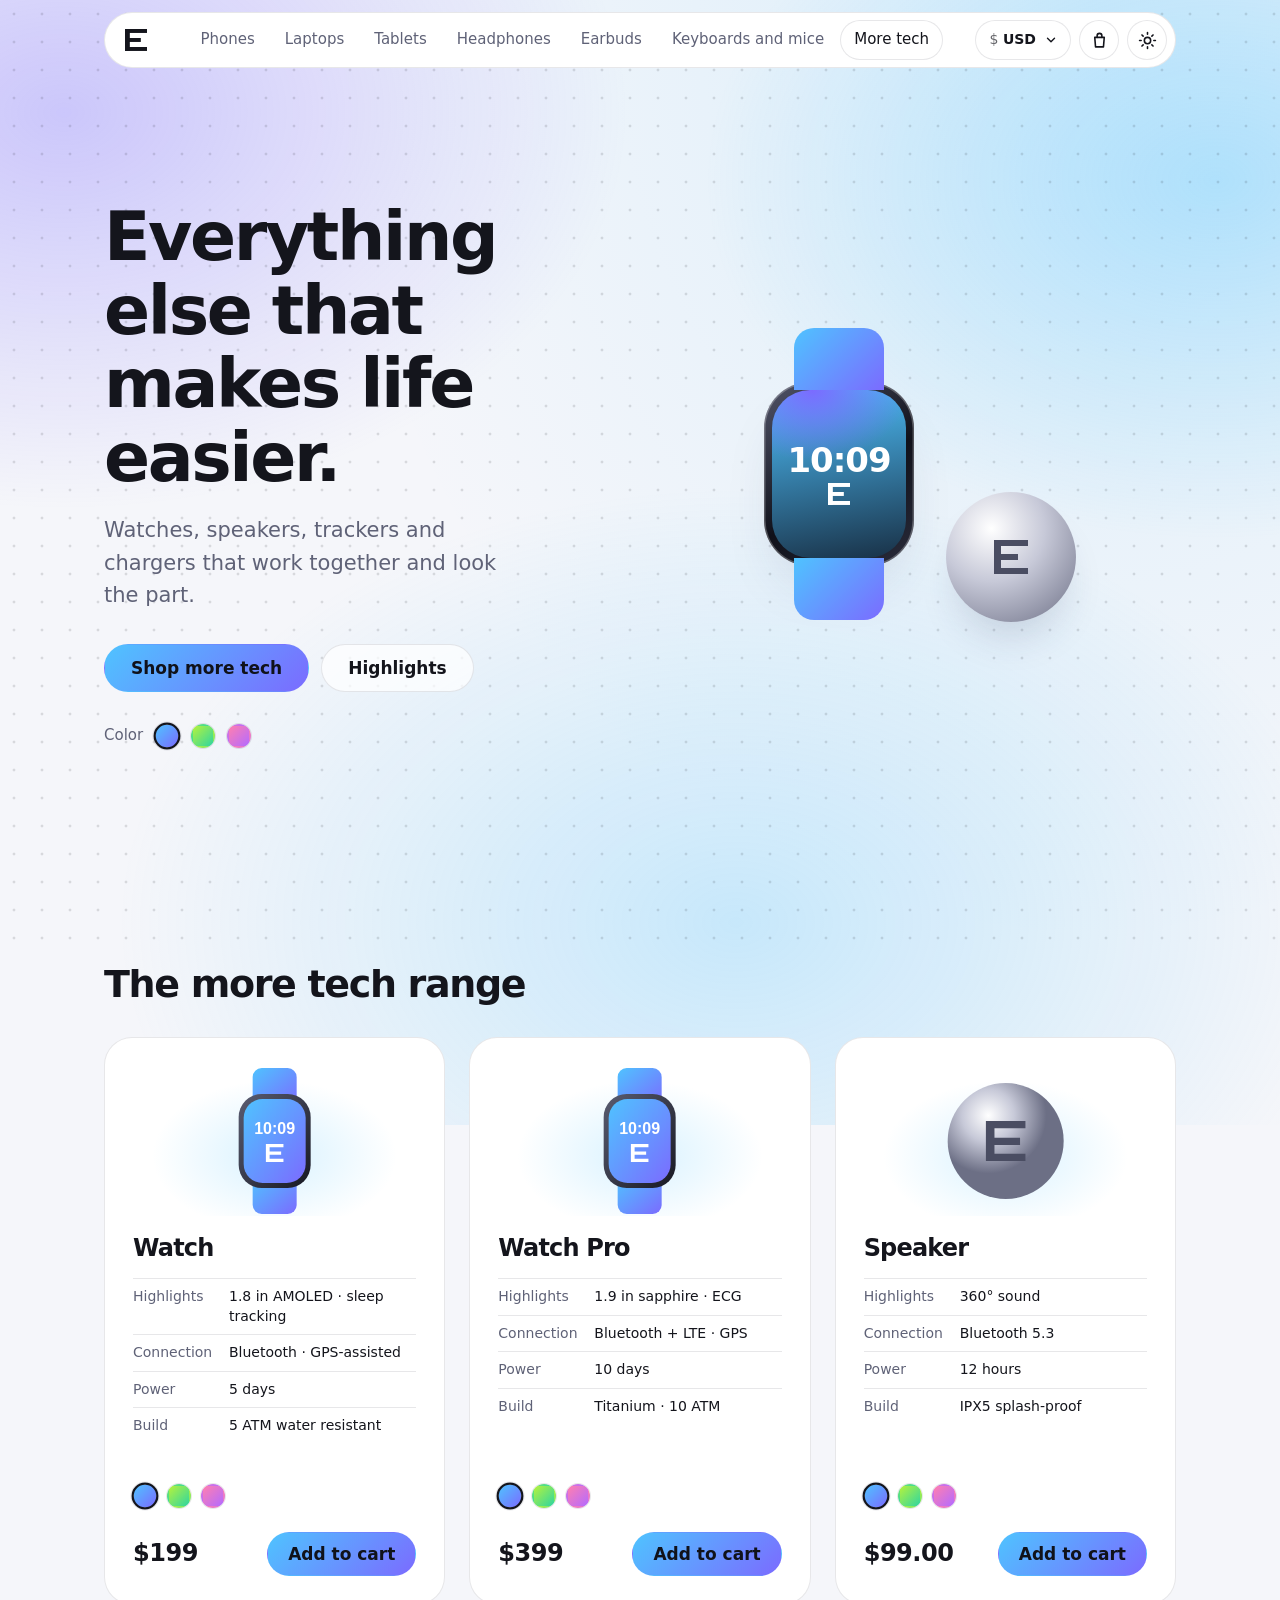
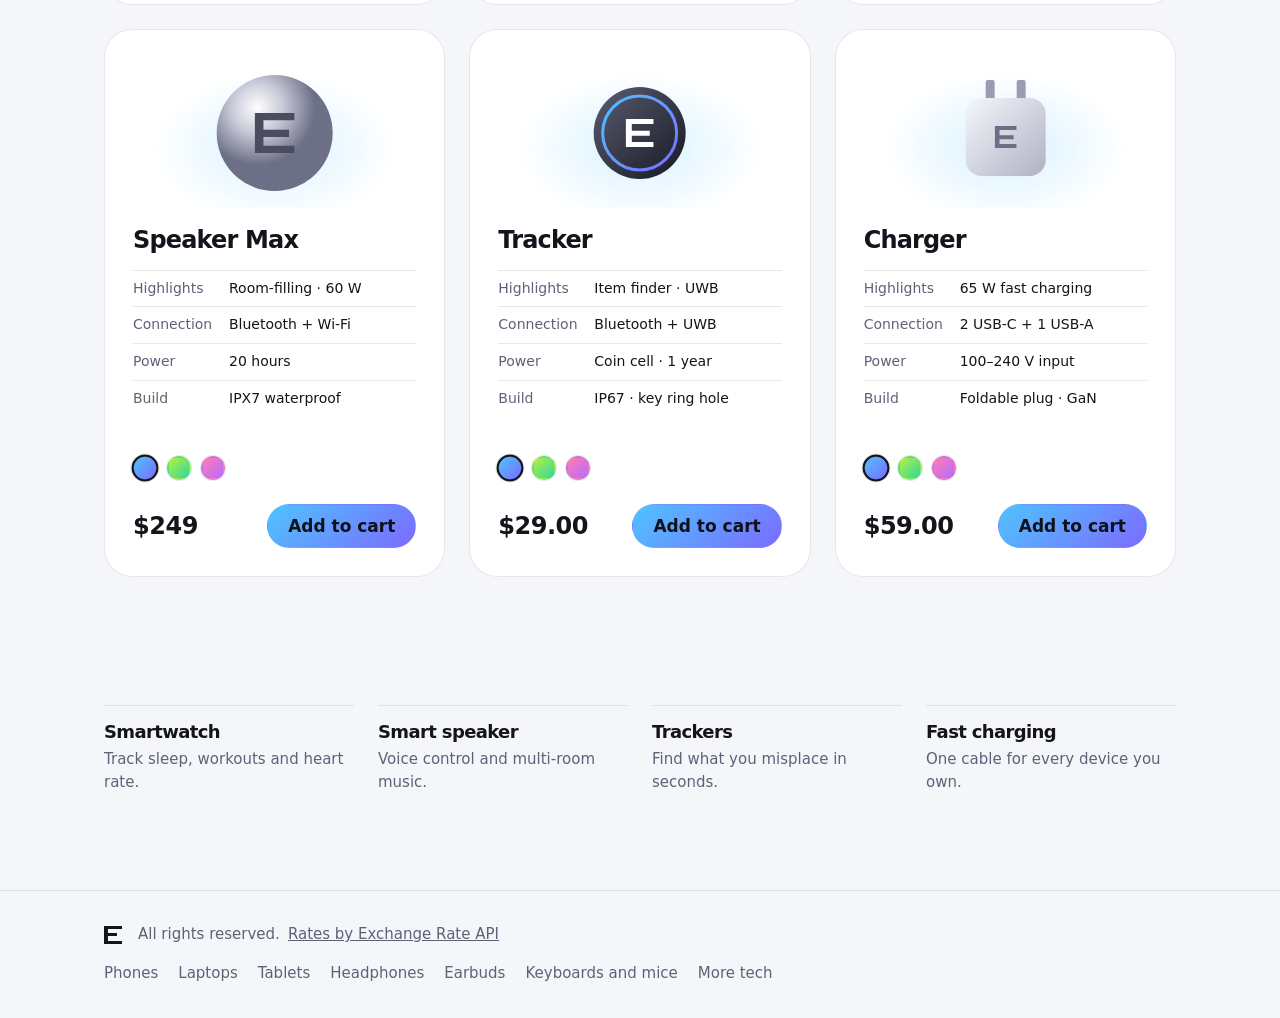
<file: more-tech.html>
<!DOCTYPE html>
<html lang="en" style="--a1:#4fc3ff;--a2:#7b6bff;--on:#10121a">
<head>
<meta charset="utf-8">
<meta name="viewport" content="width=device-width, initial-scale=1, viewport-fit=cover">
<meta name="theme-color" content="#07080c">
<title>More tech</title>
<script>try{var d=document.documentElement,n=navigator,c=n.connection;d.dataset.theme=localStorage.getItem("theme")||(matchMedia("(prefers-color-scheme: light)").matches?"light":"dark");if((n.deviceMemory&&n.deviceMemory<=4)||(n.hardwareConcurrency&&n.hardwareConcurrency<=4)||(c&&c.saveData)||matchMedia("(prefers-reduced-data: reduce)").matches)d.classList.add("lite")}catch(e){document.documentElement.dataset.theme="dark"}</script>
<link rel="stylesheet" href="style.css">
<noscript><style>.rv{opacity:1;translate:none}</style></noscript>
</head>
<body><svg width="0" height="0" style="position:absolute" aria-hidden="true" focusable="false"><defs>
<linearGradient id="ga" x1="0" y1="0" x2="1" y2="1"><stop offset="0" style="stop-color:var(--a1)"/><stop offset="1" style="stop-color:var(--a2)"/></linearGradient>
<linearGradient id="gm" x1="0" y1="0" x2="1" y2="1"><stop offset="0" stop-color="#5a5d72"/><stop offset="1" stop-color="#171822"/></linearGradient>
<linearGradient id="gs" x1="0" y1="0" x2="1" y2="1"><stop offset="0" stop-color="#f6f7fb"/><stop offset="1" stop-color="#aeb1c4"/></linearGradient>
<radialGradient id="gr" cx=".35" cy=".28"><stop offset="0" stop-color="#fff"/><stop offset=".45" stop-color="#c7c9d8"/><stop offset="1" stop-color="#6c6f85"/></radialGradient>
<pattern id="gk" x="34" y="58" width="12" height="11" patternUnits="userSpaceOnUse"><rect x="1" y="1" width="10" height="8" rx="2" fill="#fff"/></pattern>
<symbol id="E" viewBox="0 0 10 10"><path d="M0 0h10v1.8H2.2v2.4h6.4v1.8H2.2v2.2H10V10H0z" fill="currentColor"/></symbol>
</defs></svg><nav class="glass" aria-label="Main"><a class="brand" href="index.html" aria-label="Home"><i class="e"></i><span class="bn"></span></a><div class="links"><a href="phones.html">Phones</a><a href="laptops.html">Laptops</a><a href="tablets.html">Tablets</a><a href="headphones.html">Headphones</a><a href="earbuds.html">Earbuds</a><a href="keyboard-mouse.html">Keyboards and mice</a><a href="more-tech.html" class=on aria-current=page>More tech</a></div>
<div class="act"><div class="cd"><button id="curb" class="curb" type="button" aria-haspopup="listbox" aria-expanded="false" aria-label="Choose currency"><span id="curc"></span><svg viewBox="0 0 24 24"><path d="M6 9l6 6 6-6"/></svg></button><div id="curp" class="curp" hidden><input id="curq" type="search" placeholder="Search currency" aria-label="Search currency" autocomplete="off"><ul id="curl" role="listbox" aria-label="Currencies"></ul></div></div><button id="cb" class="cb" aria-label="Open cart"><svg viewBox="0 0 24 24"><path d="M6 8h12l-1 12H7L6 8z"/><path d="M9 8V6a3 3 0 0 1 6 0v2"/></svg><span class="cn" hidden>0</span></button><button id="tg" aria-label="Switch between dark and light mode"><svg class="sun" viewBox="0 0 24 24"><circle cx="12" cy="12" r="4"/><path d="M12 2v2M12 20v2M2 12h2M20 12h2M5 5l1.5 1.5M17.5 17.5L19 19M19 5l-1.5 1.5M6.5 17.5L5 19"/></svg><svg class="moon" viewBox="0 0 24 24"><path d="M20 14.5A8 8 0 0 1 9.5 4 8 8 0 1 0 20 14.5z"/></svg></button></div></nav>
<main class="wrap">
<section class="hero"><div><h1 class="rv">Everything else that makes life easier.</h1><p class="lead rv" style="--d:1">Watches, speakers, trackers and chargers that work together and look the part.</p>
<div class="btns rv" style="--d:2"><a class="btn p" href="#models">Shop more tech</a><a class="btn" href="#facts">Highlights</a></div>
<div class="colors rv" style="--d:3">Color <button class="sw" data-a="#4fc3ff" data-b="#7b6bff" style="--s1:#4fc3ff;--s2:#7b6bff" aria-label="Sky" title="Sky" aria-pressed="true"></button><button class="sw" data-a="#b5f23d" data-b="#2fd6a0" style="--s1:#b5f23d;--s2:#2fd6a0" aria-label="Lime" title="Lime" aria-pressed="false"></button><button class="sw" data-a="#ff7fb0" data-b="#b46bff" style="--s1:#ff7fb0;--s2:#b46bff" aria-label="Pink" title="Pink" aria-pressed="false"></button></div></div><div class="stage"><div class="tilt rv" style="--d:2"><div class="spin"><div class="dev pair"><div class="watch"><span class="strap up"></span><span class="strap dn"></span><div class="scr"><b class="time">10:09</b><i class="e"></i></div></div><span class="speaker"><i class="e"></i></span></div></div></div></div></section>
<section class="s" id="models"><div class="head"><h2 class="rv">The more tech range</h2></div><div class="grid"><article class="m card rv" style="--d:0" data-id="more-tech-Watch" data-name="Watch" data-price="199"><svg class="pic" viewBox="0 0 200 150" role="img" aria-label="Watch"><defs><linearGradient id="g31" x1="0" y1="0" x2="1" y2="1"><stop offset="0" style="stop-color:var(--d1)"/><stop offset="1" style="stop-color:var(--d2)"/></linearGradient></defs><rect x="78" y="2" width="44" height="38" rx="9" fill="url(#g31)"/><rect x="78" y="110" width="44" height="38" rx="9" fill="url(#g31)"/><rect x="64" y="28" width="72" height="94" rx="23" fill="url(#gm)"/><rect x="69" y="33" width="62" height="84" rx="19" fill="url(#g31)"/><text x="100" y="68" text-anchor="middle" font-size="16" font-weight="600" fill="#fff" font-family="sans-serif">10:09</text><use href="#E" x="91" y="78" width="18" height="18" style="color:#fff"/></svg><h3>Watch</h3><dl class="spec"><div><dt>Highlights</dt><dd>1.8 in AMOLED · sleep tracking</dd></div><div><dt>Connection</dt><dd>Bluetooth · GPS-assisted</dd></div><div><dt>Power</dt><dd>5 days</dd></div><div><dt>Build</dt><dd>5 ATM water resistant</dd></div></dl><div class="dots" role="group" aria-label="Color"><button type="button" class="dot" data-n="Sky" data-a="#4fc3ff" data-b="#7b6bff" style="--s1:#4fc3ff;--s2:#7b6bff" aria-label="Sky" title="Sky" aria-pressed="true"></button><button type="button" class="dot" data-n="Lime" data-a="#b5f23d" data-b="#2fd6a0" style="--s1:#b5f23d;--s2:#2fd6a0" aria-label="Lime" title="Lime" aria-pressed="false"></button><button type="button" class="dot" data-n="Pink" data-a="#ff7fb0" data-b="#b46bff" style="--s1:#ff7fb0;--s2:#b46bff" aria-label="Pink" title="Pink" aria-pressed="false"></button></div><div class="buy"><b class="price" data-p="199"></b><button class="btn p add" type="button">Add to cart</button></div></article><article class="m card rv" style="--d:1" data-id="more-tech-Watch Pro" data-name="Watch Pro" data-price="399"><svg class="pic" viewBox="0 0 200 150" role="img" aria-label="Watch Pro"><defs><linearGradient id="g32" x1="0" y1="0" x2="1" y2="1"><stop offset="0" style="stop-color:var(--d1)"/><stop offset="1" style="stop-color:var(--d2)"/></linearGradient></defs><rect x="78" y="2" width="44" height="38" rx="9" fill="url(#g32)"/><rect x="78" y="110" width="44" height="38" rx="9" fill="url(#g32)"/><rect x="64" y="28" width="72" height="94" rx="23" fill="url(#gm)"/><rect x="69" y="33" width="62" height="84" rx="19" fill="url(#g32)"/><text x="100" y="68" text-anchor="middle" font-size="16" font-weight="600" fill="#fff" font-family="sans-serif">10:09</text><use href="#E" x="91" y="78" width="18" height="18" style="color:#fff"/></svg><h3>Watch Pro</h3><dl class="spec"><div><dt>Highlights</dt><dd>1.9 in sapphire · ECG</dd></div><div><dt>Connection</dt><dd>Bluetooth + LTE · GPS</dd></div><div><dt>Power</dt><dd>10 days</dd></div><div><dt>Build</dt><dd>Titanium · 10 ATM</dd></div></dl><div class="dots" role="group" aria-label="Color"><button type="button" class="dot" data-n="Sky" data-a="#4fc3ff" data-b="#7b6bff" style="--s1:#4fc3ff;--s2:#7b6bff" aria-label="Sky" title="Sky" aria-pressed="true"></button><button type="button" class="dot" data-n="Lime" data-a="#b5f23d" data-b="#2fd6a0" style="--s1:#b5f23d;--s2:#2fd6a0" aria-label="Lime" title="Lime" aria-pressed="false"></button><button type="button" class="dot" data-n="Pink" data-a="#ff7fb0" data-b="#b46bff" style="--s1:#ff7fb0;--s2:#b46bff" aria-label="Pink" title="Pink" aria-pressed="false"></button></div><div class="buy"><b class="price" data-p="399"></b><button class="btn p add" type="button">Add to cart</button></div></article><article class="m card rv" style="--d:2" data-id="more-tech-Speaker" data-name="Speaker" data-price="99"><svg class="pic" viewBox="0 0 200 150" role="img" aria-label="Speaker"><defs><linearGradient id="g33" x1="0" y1="0" x2="1" y2="1"><stop offset="0" style="stop-color:var(--d1)"/><stop offset="1" style="stop-color:var(--d2)"/></linearGradient></defs><circle cx="100" cy="75" r="58" fill="url(#gr)"/><use href="#E" x="80" y="55" width="40" height="40" style="color:#4a4d62"/></svg><h3>Speaker</h3><dl class="spec"><div><dt>Highlights</dt><dd>360° sound</dd></div><div><dt>Connection</dt><dd>Bluetooth 5.3</dd></div><div><dt>Power</dt><dd>12 hours</dd></div><div><dt>Build</dt><dd>IPX5 splash-proof</dd></div></dl><div class="dots" role="group" aria-label="Color"><button type="button" class="dot" data-n="Sky" data-a="#4fc3ff" data-b="#7b6bff" style="--s1:#4fc3ff;--s2:#7b6bff" aria-label="Sky" title="Sky" aria-pressed="true"></button><button type="button" class="dot" data-n="Lime" data-a="#b5f23d" data-b="#2fd6a0" style="--s1:#b5f23d;--s2:#2fd6a0" aria-label="Lime" title="Lime" aria-pressed="false"></button><button type="button" class="dot" data-n="Pink" data-a="#ff7fb0" data-b="#b46bff" style="--s1:#ff7fb0;--s2:#b46bff" aria-label="Pink" title="Pink" aria-pressed="false"></button></div><div class="buy"><b class="price" data-p="99"></b><button class="btn p add" type="button">Add to cart</button></div></article><article class="m card rv" style="--d:0" data-id="more-tech-Speaker Max" data-name="Speaker Max" data-price="249"><svg class="pic" viewBox="0 0 200 150" role="img" aria-label="Speaker Max"><defs><linearGradient id="g34" x1="0" y1="0" x2="1" y2="1"><stop offset="0" style="stop-color:var(--d1)"/><stop offset="1" style="stop-color:var(--d2)"/></linearGradient></defs><circle cx="100" cy="75" r="58" fill="url(#gr)"/><use href="#E" x="80" y="55" width="40" height="40" style="color:#4a4d62"/></svg><h3>Speaker Max</h3><dl class="spec"><div><dt>Highlights</dt><dd>Room-filling · 60 W</dd></div><div><dt>Connection</dt><dd>Bluetooth + Wi-Fi</dd></div><div><dt>Power</dt><dd>20 hours</dd></div><div><dt>Build</dt><dd>IPX7 waterproof</dd></div></dl><div class="dots" role="group" aria-label="Color"><button type="button" class="dot" data-n="Sky" data-a="#4fc3ff" data-b="#7b6bff" style="--s1:#4fc3ff;--s2:#7b6bff" aria-label="Sky" title="Sky" aria-pressed="true"></button><button type="button" class="dot" data-n="Lime" data-a="#b5f23d" data-b="#2fd6a0" style="--s1:#b5f23d;--s2:#2fd6a0" aria-label="Lime" title="Lime" aria-pressed="false"></button><button type="button" class="dot" data-n="Pink" data-a="#ff7fb0" data-b="#b46bff" style="--s1:#ff7fb0;--s2:#b46bff" aria-label="Pink" title="Pink" aria-pressed="false"></button></div><div class="buy"><b class="price" data-p="249"></b><button class="btn p add" type="button">Add to cart</button></div></article><article class="m card rv" style="--d:1" data-id="more-tech-Tracker" data-name="Tracker" data-price="29"><svg class="pic" viewBox="0 0 200 150" role="img" aria-label="Tracker"><defs><linearGradient id="g35" x1="0" y1="0" x2="1" y2="1"><stop offset="0" style="stop-color:var(--d1)"/><stop offset="1" style="stop-color:var(--d2)"/></linearGradient></defs><circle cx="100" cy="75" r="46" fill="url(#gm)"/><circle cx="100" cy="75" r="37" fill="none" stroke="url(#g35)" stroke-width="3"/><use href="#E" x="86" y="61" width="28" height="28" style="color:#fff"/></svg><h3>Tracker</h3><dl class="spec"><div><dt>Highlights</dt><dd>Item finder · UWB</dd></div><div><dt>Connection</dt><dd>Bluetooth + UWB</dd></div><div><dt>Power</dt><dd>Coin cell · 1 year</dd></div><div><dt>Build</dt><dd>IP67 · key ring hole</dd></div></dl><div class="dots" role="group" aria-label="Color"><button type="button" class="dot" data-n="Sky" data-a="#4fc3ff" data-b="#7b6bff" style="--s1:#4fc3ff;--s2:#7b6bff" aria-label="Sky" title="Sky" aria-pressed="true"></button><button type="button" class="dot" data-n="Lime" data-a="#b5f23d" data-b="#2fd6a0" style="--s1:#b5f23d;--s2:#2fd6a0" aria-label="Lime" title="Lime" aria-pressed="false"></button><button type="button" class="dot" data-n="Pink" data-a="#ff7fb0" data-b="#b46bff" style="--s1:#ff7fb0;--s2:#b46bff" aria-label="Pink" title="Pink" aria-pressed="false"></button></div><div class="buy"><b class="price" data-p="29"></b><button class="btn p add" type="button">Add to cart</button></div></article><article class="m card rv" style="--d:2" data-id="more-tech-Charger" data-name="Charger" data-price="59"><svg class="pic" viewBox="0 0 200 150" role="img" aria-label="Charger"><defs><linearGradient id="g36" x1="0" y1="0" x2="1" y2="1"><stop offset="0" style="stop-color:var(--d1)"/><stop offset="1" style="stop-color:var(--d2)"/></linearGradient></defs><rect x="80" y="22" width="9" height="20" rx="2" fill="#9a9db0"/><rect x="111" y="22" width="9" height="20" rx="2" fill="#9a9db0"/><rect x="60" y="40" width="80" height="78" rx="16" fill="url(#gs)"/><use href="#E" x="89" y="68" width="22" height="22" style="color:#6b6f86"/></svg><h3>Charger</h3><dl class="spec"><div><dt>Highlights</dt><dd>65 W fast charging</dd></div><div><dt>Connection</dt><dd>2 USB-C + 1 USB-A</dd></div><div><dt>Power</dt><dd>100–240 V input</dd></div><div><dt>Build</dt><dd>Foldable plug · GaN</dd></div></dl><div class="dots" role="group" aria-label="Color"><button type="button" class="dot" data-n="Sky" data-a="#4fc3ff" data-b="#7b6bff" style="--s1:#4fc3ff;--s2:#7b6bff" aria-label="Sky" title="Sky" aria-pressed="true"></button><button type="button" class="dot" data-n="Lime" data-a="#b5f23d" data-b="#2fd6a0" style="--s1:#b5f23d;--s2:#2fd6a0" aria-label="Lime" title="Lime" aria-pressed="false"></button><button type="button" class="dot" data-n="Pink" data-a="#ff7fb0" data-b="#b46bff" style="--s1:#ff7fb0;--s2:#b46bff" aria-label="Pink" title="Pink" aria-pressed="false"></button></div><div class="buy"><b class="price" data-p="59"></b><button class="btn p add" type="button">Add to cart</button></div></article></div></section>
<section class="s" id="facts"><div class="facts"><article class="rv" style="--d:0"><h3>Smartwatch</h3><p>Track sleep, workouts and heart rate.</p></article><article class="rv" style="--d:1"><h3>Smart speaker</h3><p>Voice control and multi-room music.</p></article><article class="rv" style="--d:2"><h3>Trackers</h3><p>Find what you misplace in seconds.</p></article><article class="rv" style="--d:3"><h3>Fast charging</h3><p>One cable for every device you own.</p></article></div></section>
</main><footer><div class="wrap foot"><span class="fl"><i class="e"></i><span class="bn"></span> All rights reserved. <a href="https://www.exchangerate-api.com" rel="noopener"><u>Rates by Exchange Rate API</u></a></span><div class="fn"><a href="phones.html">Phones</a><a href="laptops.html">Laptops</a><a href="tablets.html">Tablets</a><a href="headphones.html">Headphones</a><a href="earbuds.html">Earbuds</a><a href="keyboard-mouse.html">Keyboards and mice</a><a href="more-tech.html">More tech</a></div></div></footer>
<script src="script.js"></script>
</body>
</html>
</file>
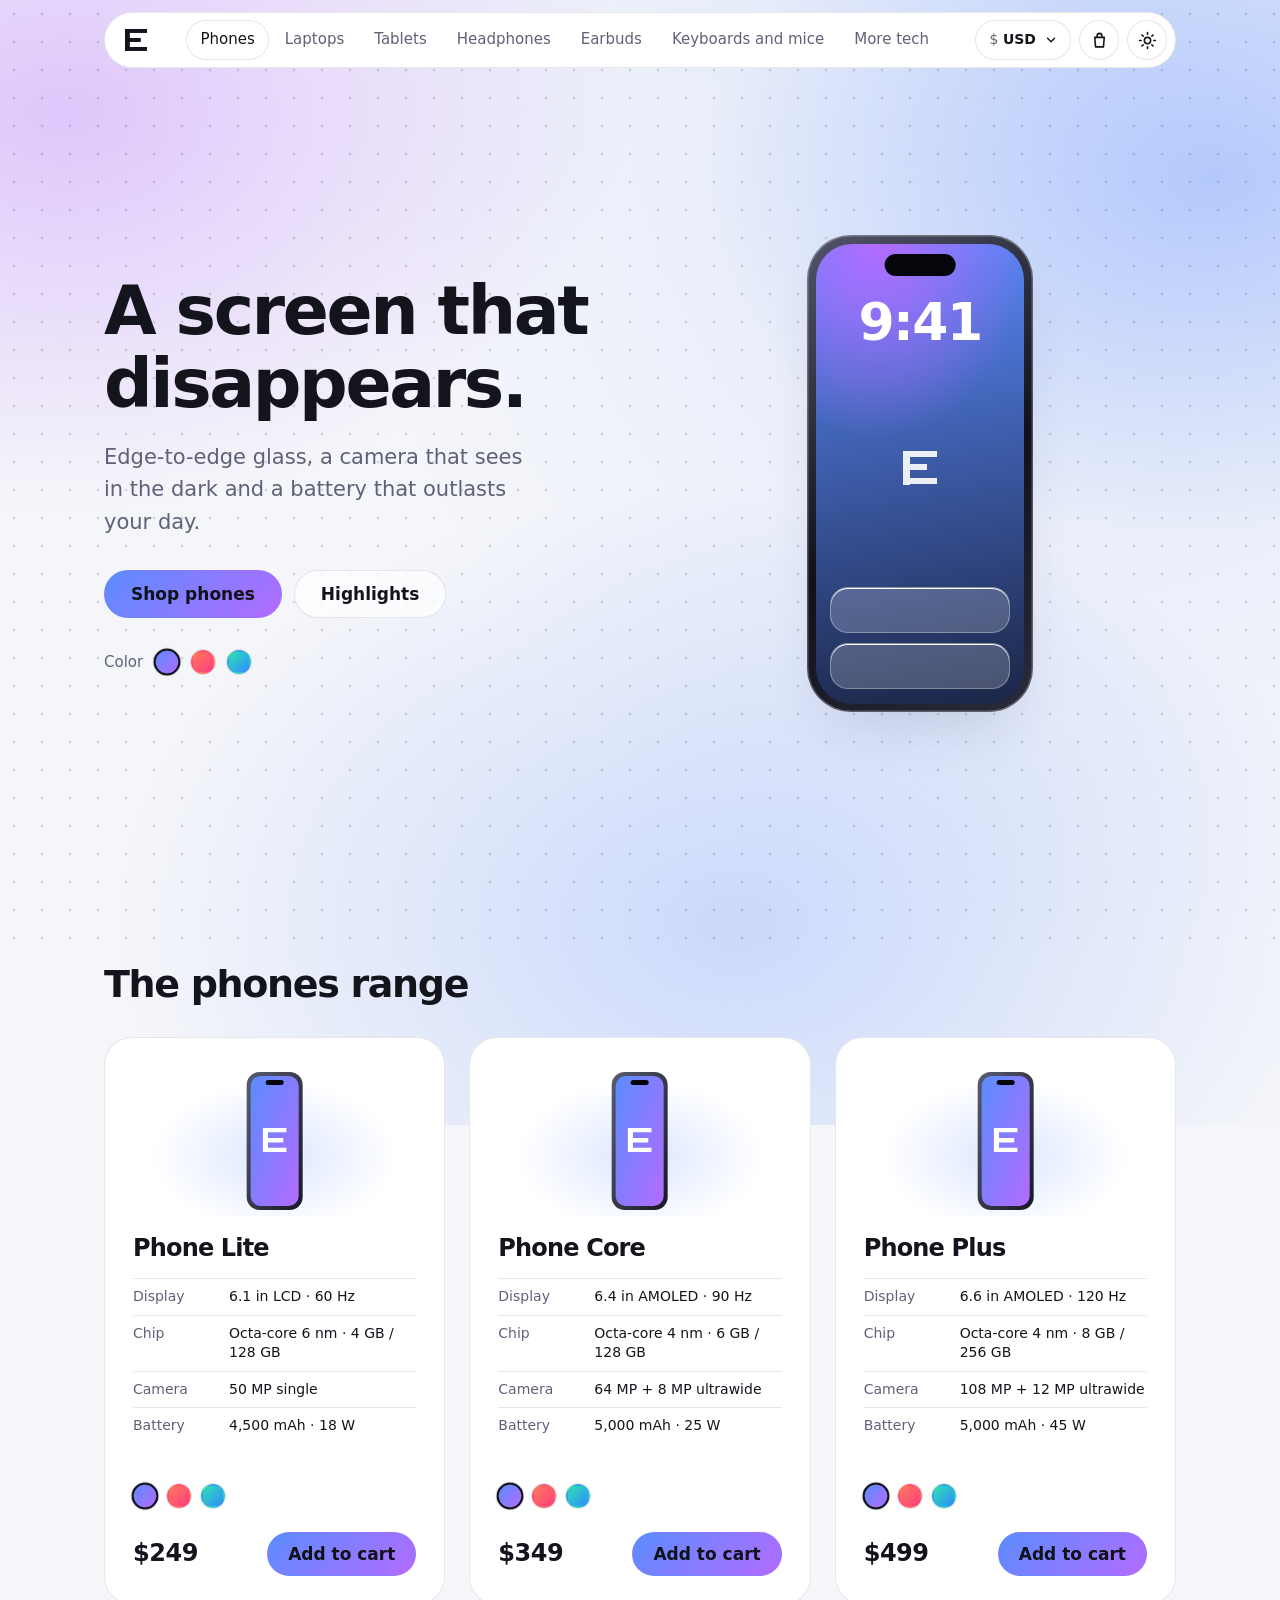
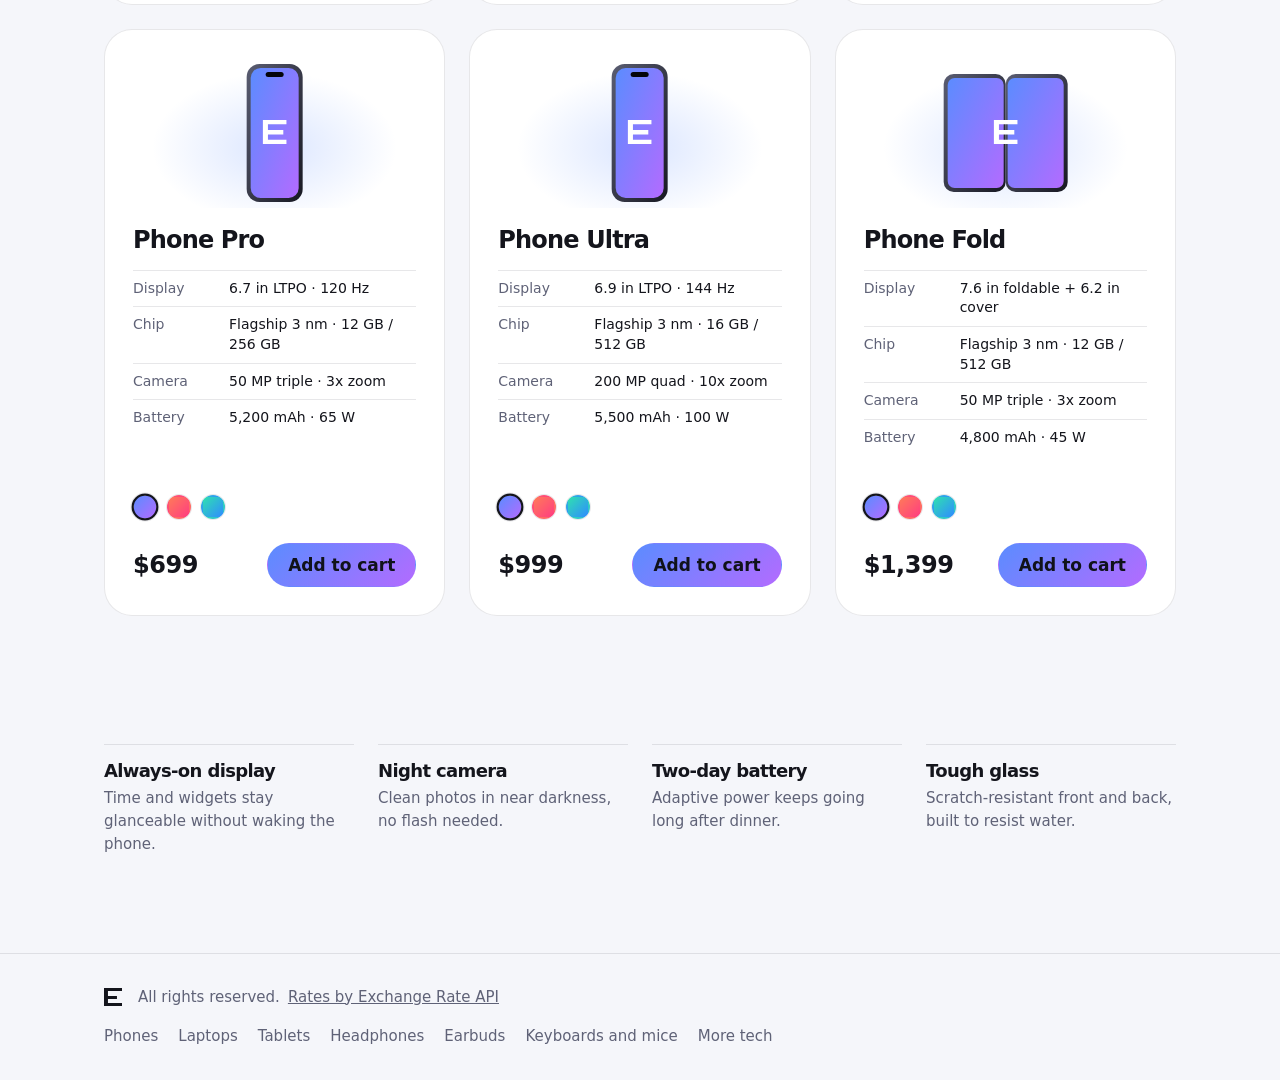
<file: phones.html>
<!DOCTYPE html>
<html lang="en" style="--a1:#5b8cff;--a2:#b36bff;--on:#10121a">
<head>
<meta charset="utf-8">
<meta name="viewport" content="width=device-width, initial-scale=1, viewport-fit=cover">
<meta name="theme-color" content="#07080c">
<title>Phones</title>
<script>try{var d=document.documentElement,n=navigator,c=n.connection;d.dataset.theme=localStorage.getItem("theme")||(matchMedia("(prefers-color-scheme: light)").matches?"light":"dark");if((n.deviceMemory&&n.deviceMemory<=4)||(n.hardwareConcurrency&&n.hardwareConcurrency<=4)||(c&&c.saveData)||matchMedia("(prefers-reduced-data: reduce)").matches)d.classList.add("lite")}catch(e){document.documentElement.dataset.theme="dark"}</script>
<link rel="stylesheet" href="style.css">
<noscript><style>.rv{opacity:1;translate:none}</style></noscript>
</head>
<body><svg width="0" height="0" style="position:absolute" aria-hidden="true" focusable="false"><defs>
<linearGradient id="ga" x1="0" y1="0" x2="1" y2="1"><stop offset="0" style="stop-color:var(--a1)"/><stop offset="1" style="stop-color:var(--a2)"/></linearGradient>
<linearGradient id="gm" x1="0" y1="0" x2="1" y2="1"><stop offset="0" stop-color="#5a5d72"/><stop offset="1" stop-color="#171822"/></linearGradient>
<linearGradient id="gs" x1="0" y1="0" x2="1" y2="1"><stop offset="0" stop-color="#f6f7fb"/><stop offset="1" stop-color="#aeb1c4"/></linearGradient>
<radialGradient id="gr" cx=".35" cy=".28"><stop offset="0" stop-color="#fff"/><stop offset=".45" stop-color="#c7c9d8"/><stop offset="1" stop-color="#6c6f85"/></radialGradient>
<pattern id="gk" x="34" y="58" width="12" height="11" patternUnits="userSpaceOnUse"><rect x="1" y="1" width="10" height="8" rx="2" fill="#fff"/></pattern>
<symbol id="E" viewBox="0 0 10 10"><path d="M0 0h10v1.8H2.2v2.4h6.4v1.8H2.2v2.2H10V10H0z" fill="currentColor"/></symbol>
</defs></svg><nav class="glass" aria-label="Main"><a class="brand" href="index.html" aria-label="Home"><i class="e"></i><span class="bn"></span></a><div class="links"><a href="phones.html" class=on aria-current=page>Phones</a><a href="laptops.html">Laptops</a><a href="tablets.html">Tablets</a><a href="headphones.html">Headphones</a><a href="earbuds.html">Earbuds</a><a href="keyboard-mouse.html">Keyboards and mice</a><a href="more-tech.html">More tech</a></div>
<div class="act"><div class="cd"><button id="curb" class="curb" type="button" aria-haspopup="listbox" aria-expanded="false" aria-label="Choose currency"><span id="curc"></span><svg viewBox="0 0 24 24"><path d="M6 9l6 6 6-6"/></svg></button><div id="curp" class="curp" hidden><input id="curq" type="search" placeholder="Search currency" aria-label="Search currency" autocomplete="off"><ul id="curl" role="listbox" aria-label="Currencies"></ul></div></div><button id="cb" class="cb" aria-label="Open cart"><svg viewBox="0 0 24 24"><path d="M6 8h12l-1 12H7L6 8z"/><path d="M9 8V6a3 3 0 0 1 6 0v2"/></svg><span class="cn" hidden>0</span></button><button id="tg" aria-label="Switch between dark and light mode"><svg class="sun" viewBox="0 0 24 24"><circle cx="12" cy="12" r="4"/><path d="M12 2v2M12 20v2M2 12h2M20 12h2M5 5l1.5 1.5M17.5 17.5L19 19M19 5l-1.5 1.5M6.5 17.5L5 19"/></svg><svg class="moon" viewBox="0 0 24 24"><path d="M20 14.5A8 8 0 0 1 9.5 4 8 8 0 1 0 20 14.5z"/></svg></button></div></nav>
<main class="wrap">
<section class="hero"><div><h1 class="rv">A screen that disappears.</h1><p class="lead rv" style="--d:1">Edge-to-edge glass, a camera that sees in the dark and a battery that outlasts your day.</p>
<div class="btns rv" style="--d:2"><a class="btn p" href="#models">Shop phones</a><a class="btn" href="#facts">Highlights</a></div>
<div class="colors rv" style="--d:3">Color <button class="sw" data-a="#5b8cff" data-b="#b36bff" style="--s1:#5b8cff;--s2:#b36bff" aria-label="Aurora" title="Aurora" aria-pressed="true"></button><button class="sw" data-a="#ff7a59" data-b="#ff3d81" style="--s1:#ff7a59;--s2:#ff3d81" aria-label="Ember" title="Ember" aria-pressed="false"></button><button class="sw" data-a="#2fe0b0" data-b="#2f8cff" style="--s1:#2fe0b0;--s2:#2f8cff" aria-label="Mint" title="Mint" aria-pressed="false"></button></div></div><div class="stage"><div class="tilt rv" style="--d:2"><div class="spin"><div class="dev phone"><div class="scr"><b class="time">9:41</b><i class="e"></i><span class="glass n"></span><span class="glass n"></span></div></div></div></div></div></section>
<section class="s" id="models"><div class="head"><h2 class="rv">The phones range</h2></div><div class="grid"><article class="m card rv" style="--d:0" data-id="phones-Phone Lite" data-name="Phone Lite" data-price="249"><svg class="pic" viewBox="0 0 200 150" role="img" aria-label="Phone Lite"><defs><linearGradient id="g1" x1="0" y1="0" x2="1" y2="1"><stop offset="0" style="stop-color:var(--d1)"/><stop offset="1" style="stop-color:var(--d2)"/></linearGradient></defs><rect x="72" y="6" width="56" height="138" rx="13" fill="url(#gm)"/><rect x="76" y="10" width="48" height="130" rx="10" fill="url(#g1)"/><rect x="91" y="14" width="18" height="5" rx="2.5" fill="#05050a"/><use href="#E" x="88" y="62" width="24" height="24" style="color:#fff"/></svg><h3>Phone Lite</h3><dl class="spec"><div><dt>Display</dt><dd>6.1 in LCD · 60 Hz</dd></div><div><dt>Chip</dt><dd>Octa-core 6 nm · 4 GB / 128 GB</dd></div><div><dt>Camera</dt><dd>50 MP single</dd></div><div><dt>Battery</dt><dd>4,500 mAh · 18 W</dd></div></dl><div class="dots" role="group" aria-label="Color"><button type="button" class="dot" data-n="Aurora" data-a="#5b8cff" data-b="#b36bff" style="--s1:#5b8cff;--s2:#b36bff" aria-label="Aurora" title="Aurora" aria-pressed="true"></button><button type="button" class="dot" data-n="Ember" data-a="#ff7a59" data-b="#ff3d81" style="--s1:#ff7a59;--s2:#ff3d81" aria-label="Ember" title="Ember" aria-pressed="false"></button><button type="button" class="dot" data-n="Mint" data-a="#2fe0b0" data-b="#2f8cff" style="--s1:#2fe0b0;--s2:#2f8cff" aria-label="Mint" title="Mint" aria-pressed="false"></button></div><div class="buy"><b class="price" data-p="249"></b><button class="btn p add" type="button">Add to cart</button></div></article><article class="m card rv" style="--d:1" data-id="phones-Phone Core" data-name="Phone Core" data-price="349"><svg class="pic" viewBox="0 0 200 150" role="img" aria-label="Phone Core"><defs><linearGradient id="g2" x1="0" y1="0" x2="1" y2="1"><stop offset="0" style="stop-color:var(--d1)"/><stop offset="1" style="stop-color:var(--d2)"/></linearGradient></defs><rect x="72" y="6" width="56" height="138" rx="13" fill="url(#gm)"/><rect x="76" y="10" width="48" height="130" rx="10" fill="url(#g2)"/><rect x="91" y="14" width="18" height="5" rx="2.5" fill="#05050a"/><use href="#E" x="88" y="62" width="24" height="24" style="color:#fff"/></svg><h3>Phone Core</h3><dl class="spec"><div><dt>Display</dt><dd>6.4 in AMOLED · 90 Hz</dd></div><div><dt>Chip</dt><dd>Octa-core 4 nm · 6 GB / 128 GB</dd></div><div><dt>Camera</dt><dd>64 MP + 8 MP ultrawide</dd></div><div><dt>Battery</dt><dd>5,000 mAh · 25 W</dd></div></dl><div class="dots" role="group" aria-label="Color"><button type="button" class="dot" data-n="Aurora" data-a="#5b8cff" data-b="#b36bff" style="--s1:#5b8cff;--s2:#b36bff" aria-label="Aurora" title="Aurora" aria-pressed="true"></button><button type="button" class="dot" data-n="Ember" data-a="#ff7a59" data-b="#ff3d81" style="--s1:#ff7a59;--s2:#ff3d81" aria-label="Ember" title="Ember" aria-pressed="false"></button><button type="button" class="dot" data-n="Mint" data-a="#2fe0b0" data-b="#2f8cff" style="--s1:#2fe0b0;--s2:#2f8cff" aria-label="Mint" title="Mint" aria-pressed="false"></button></div><div class="buy"><b class="price" data-p="349"></b><button class="btn p add" type="button">Add to cart</button></div></article><article class="m card rv" style="--d:2" data-id="phones-Phone Plus" data-name="Phone Plus" data-price="499"><svg class="pic" viewBox="0 0 200 150" role="img" aria-label="Phone Plus"><defs><linearGradient id="g3" x1="0" y1="0" x2="1" y2="1"><stop offset="0" style="stop-color:var(--d1)"/><stop offset="1" style="stop-color:var(--d2)"/></linearGradient></defs><rect x="72" y="6" width="56" height="138" rx="13" fill="url(#gm)"/><rect x="76" y="10" width="48" height="130" rx="10" fill="url(#g3)"/><rect x="91" y="14" width="18" height="5" rx="2.5" fill="#05050a"/><use href="#E" x="88" y="62" width="24" height="24" style="color:#fff"/></svg><h3>Phone Plus</h3><dl class="spec"><div><dt>Display</dt><dd>6.6 in AMOLED · 120 Hz</dd></div><div><dt>Chip</dt><dd>Octa-core 4 nm · 8 GB / 256 GB</dd></div><div><dt>Camera</dt><dd>108 MP + 12 MP ultrawide</dd></div><div><dt>Battery</dt><dd>5,000 mAh · 45 W</dd></div></dl><div class="dots" role="group" aria-label="Color"><button type="button" class="dot" data-n="Aurora" data-a="#5b8cff" data-b="#b36bff" style="--s1:#5b8cff;--s2:#b36bff" aria-label="Aurora" title="Aurora" aria-pressed="true"></button><button type="button" class="dot" data-n="Ember" data-a="#ff7a59" data-b="#ff3d81" style="--s1:#ff7a59;--s2:#ff3d81" aria-label="Ember" title="Ember" aria-pressed="false"></button><button type="button" class="dot" data-n="Mint" data-a="#2fe0b0" data-b="#2f8cff" style="--s1:#2fe0b0;--s2:#2f8cff" aria-label="Mint" title="Mint" aria-pressed="false"></button></div><div class="buy"><b class="price" data-p="499"></b><button class="btn p add" type="button">Add to cart</button></div></article><article class="m card rv" style="--d:0" data-id="phones-Phone Pro" data-name="Phone Pro" data-price="699"><svg class="pic" viewBox="0 0 200 150" role="img" aria-label="Phone Pro"><defs><linearGradient id="g4" x1="0" y1="0" x2="1" y2="1"><stop offset="0" style="stop-color:var(--d1)"/><stop offset="1" style="stop-color:var(--d2)"/></linearGradient></defs><rect x="72" y="6" width="56" height="138" rx="13" fill="url(#gm)"/><rect x="76" y="10" width="48" height="130" rx="10" fill="url(#g4)"/><rect x="91" y="14" width="18" height="5" rx="2.5" fill="#05050a"/><use href="#E" x="88" y="62" width="24" height="24" style="color:#fff"/></svg><h3>Phone Pro</h3><dl class="spec"><div><dt>Display</dt><dd>6.7 in LTPO · 120 Hz</dd></div><div><dt>Chip</dt><dd>Flagship 3 nm · 12 GB / 256 GB</dd></div><div><dt>Camera</dt><dd>50 MP triple · 3x zoom</dd></div><div><dt>Battery</dt><dd>5,200 mAh · 65 W</dd></div></dl><div class="dots" role="group" aria-label="Color"><button type="button" class="dot" data-n="Aurora" data-a="#5b8cff" data-b="#b36bff" style="--s1:#5b8cff;--s2:#b36bff" aria-label="Aurora" title="Aurora" aria-pressed="true"></button><button type="button" class="dot" data-n="Ember" data-a="#ff7a59" data-b="#ff3d81" style="--s1:#ff7a59;--s2:#ff3d81" aria-label="Ember" title="Ember" aria-pressed="false"></button><button type="button" class="dot" data-n="Mint" data-a="#2fe0b0" data-b="#2f8cff" style="--s1:#2fe0b0;--s2:#2f8cff" aria-label="Mint" title="Mint" aria-pressed="false"></button></div><div class="buy"><b class="price" data-p="699"></b><button class="btn p add" type="button">Add to cart</button></div></article><article class="m card rv" style="--d:1" data-id="phones-Phone Ultra" data-name="Phone Ultra" data-price="999"><svg class="pic" viewBox="0 0 200 150" role="img" aria-label="Phone Ultra"><defs><linearGradient id="g5" x1="0" y1="0" x2="1" y2="1"><stop offset="0" style="stop-color:var(--d1)"/><stop offset="1" style="stop-color:var(--d2)"/></linearGradient></defs><rect x="72" y="6" width="56" height="138" rx="13" fill="url(#gm)"/><rect x="76" y="10" width="48" height="130" rx="10" fill="url(#g5)"/><rect x="91" y="14" width="18" height="5" rx="2.5" fill="#05050a"/><use href="#E" x="88" y="62" width="24" height="24" style="color:#fff"/></svg><h3>Phone Ultra</h3><dl class="spec"><div><dt>Display</dt><dd>6.9 in LTPO · 144 Hz</dd></div><div><dt>Chip</dt><dd>Flagship 3 nm · 16 GB / 512 GB</dd></div><div><dt>Camera</dt><dd>200 MP quad · 10x zoom</dd></div><div><dt>Battery</dt><dd>5,500 mAh · 100 W</dd></div></dl><div class="dots" role="group" aria-label="Color"><button type="button" class="dot" data-n="Aurora" data-a="#5b8cff" data-b="#b36bff" style="--s1:#5b8cff;--s2:#b36bff" aria-label="Aurora" title="Aurora" aria-pressed="true"></button><button type="button" class="dot" data-n="Ember" data-a="#ff7a59" data-b="#ff3d81" style="--s1:#ff7a59;--s2:#ff3d81" aria-label="Ember" title="Ember" aria-pressed="false"></button><button type="button" class="dot" data-n="Mint" data-a="#2fe0b0" data-b="#2f8cff" style="--s1:#2fe0b0;--s2:#2f8cff" aria-label="Mint" title="Mint" aria-pressed="false"></button></div><div class="buy"><b class="price" data-p="999"></b><button class="btn p add" type="button">Add to cart</button></div></article><article class="m card rv" style="--d:2" data-id="phones-Phone Fold" data-name="Phone Fold" data-price="1399"><svg class="pic" viewBox="0 0 200 150" role="img" aria-label="Phone Fold"><defs><linearGradient id="g6" x1="0" y1="0" x2="1" y2="1"><stop offset="0" style="stop-color:var(--d1)"/><stop offset="1" style="stop-color:var(--d2)"/></linearGradient></defs><rect x="38" y="16" width="62" height="118" rx="10" fill="url(#gm)"/><rect x="100" y="16" width="62" height="118" rx="10" fill="url(#gm)"/><rect x="42" y="20" width="56" height="110" rx="7" fill="url(#g6)"/><rect x="102" y="20" width="56" height="110" rx="7" fill="url(#g6)"/><use href="#E" x="88" y="62" width="24" height="24" style="color:#fff"/></svg><h3>Phone Fold</h3><dl class="spec"><div><dt>Display</dt><dd>7.6 in foldable + 6.2 in cover</dd></div><div><dt>Chip</dt><dd>Flagship 3 nm · 12 GB / 512 GB</dd></div><div><dt>Camera</dt><dd>50 MP triple · 3x zoom</dd></div><div><dt>Battery</dt><dd>4,800 mAh · 45 W</dd></div></dl><div class="dots" role="group" aria-label="Color"><button type="button" class="dot" data-n="Aurora" data-a="#5b8cff" data-b="#b36bff" style="--s1:#5b8cff;--s2:#b36bff" aria-label="Aurora" title="Aurora" aria-pressed="true"></button><button type="button" class="dot" data-n="Ember" data-a="#ff7a59" data-b="#ff3d81" style="--s1:#ff7a59;--s2:#ff3d81" aria-label="Ember" title="Ember" aria-pressed="false"></button><button type="button" class="dot" data-n="Mint" data-a="#2fe0b0" data-b="#2f8cff" style="--s1:#2fe0b0;--s2:#2f8cff" aria-label="Mint" title="Mint" aria-pressed="false"></button></div><div class="buy"><b class="price" data-p="1399"></b><button class="btn p add" type="button">Add to cart</button></div></article></div></section>
<section class="s" id="facts"><div class="facts"><article class="rv" style="--d:0"><h3>Always-on display</h3><p>Time and widgets stay glanceable without waking the phone.</p></article><article class="rv" style="--d:1"><h3>Night camera</h3><p>Clean photos in near darkness, no flash needed.</p></article><article class="rv" style="--d:2"><h3>Two-day battery</h3><p>Adaptive power keeps going long after dinner.</p></article><article class="rv" style="--d:3"><h3>Tough glass</h3><p>Scratch-resistant front and back, built to resist water.</p></article></div></section>
</main><footer><div class="wrap foot"><span class="fl"><i class="e"></i><span class="bn"></span> All rights reserved. <a href="https://www.exchangerate-api.com" rel="noopener"><u>Rates by Exchange Rate API</u></a></span><div class="fn"><a href="phones.html">Phones</a><a href="laptops.html">Laptops</a><a href="tablets.html">Tablets</a><a href="headphones.html">Headphones</a><a href="earbuds.html">Earbuds</a><a href="keyboard-mouse.html">Keyboards and mice</a><a href="more-tech.html">More tech</a></div></div></footer>
<script src="script.js"></script>
</body>
</html>
</file>
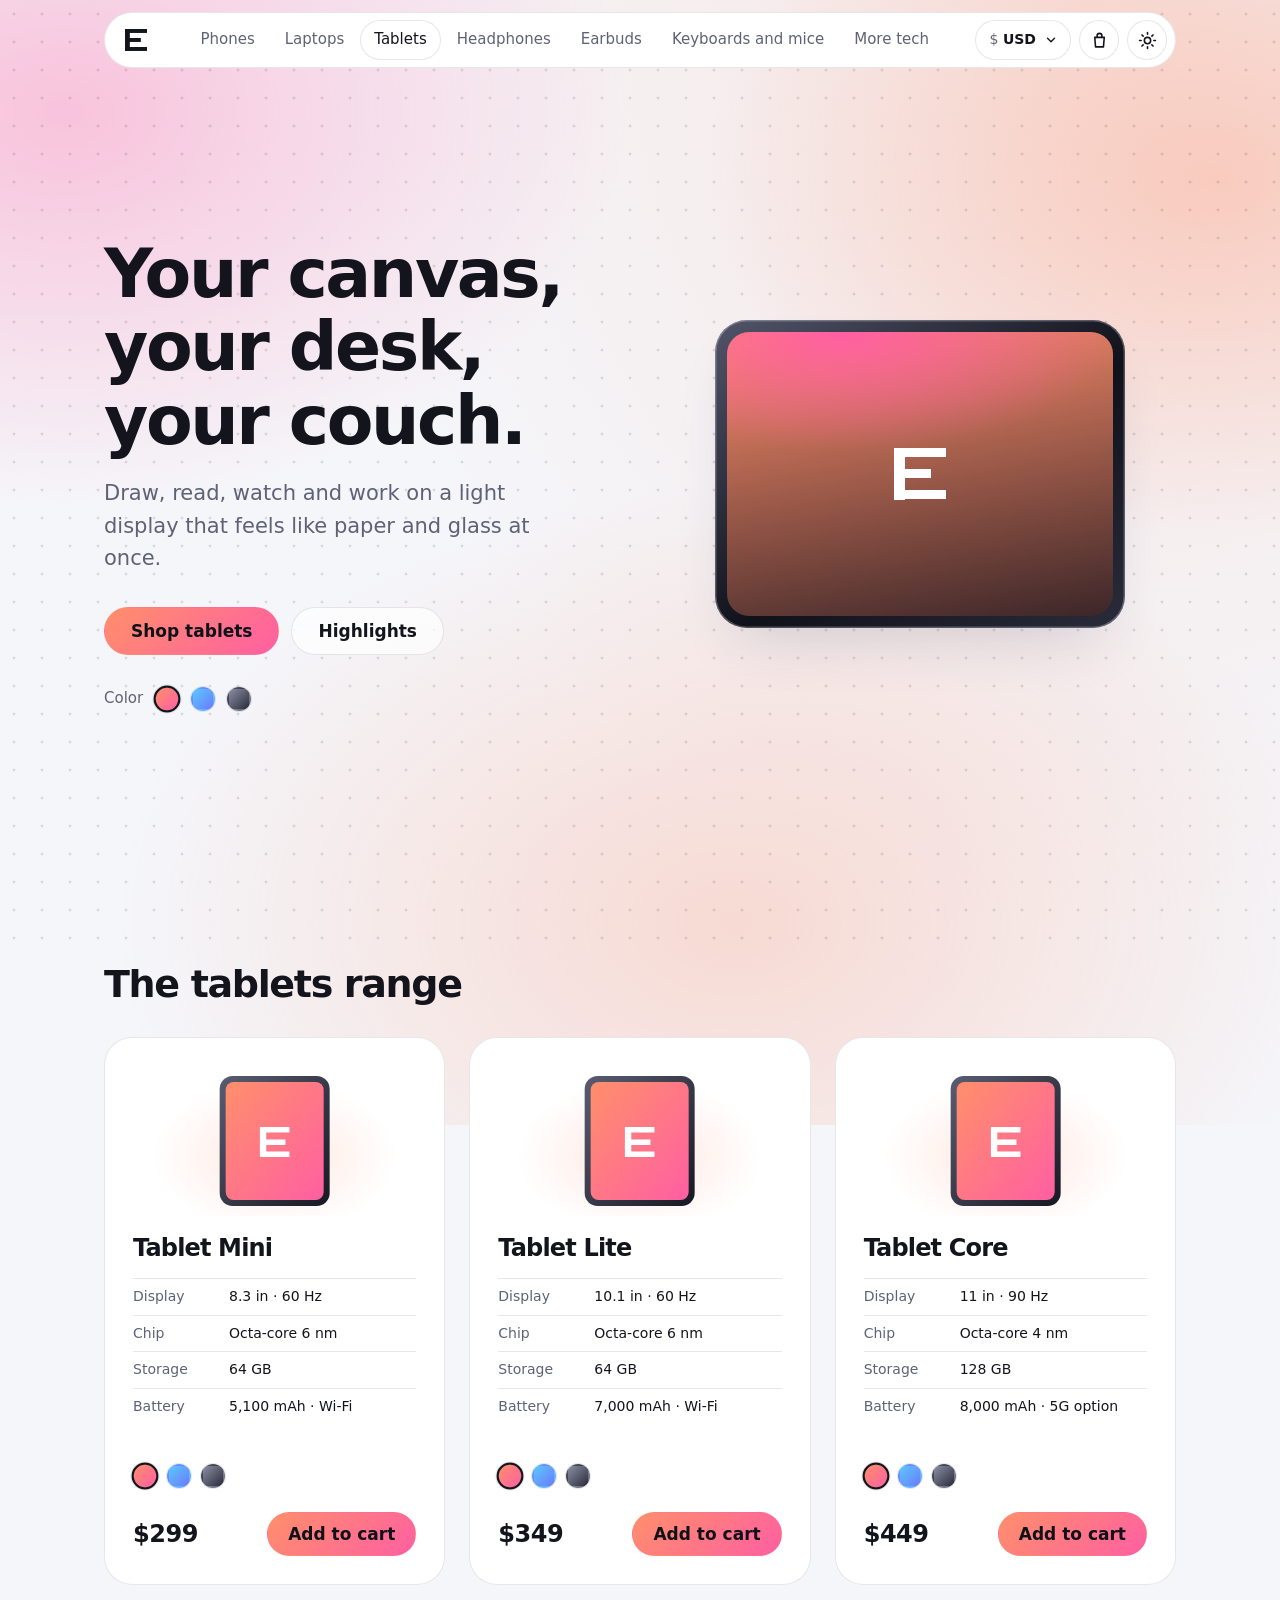
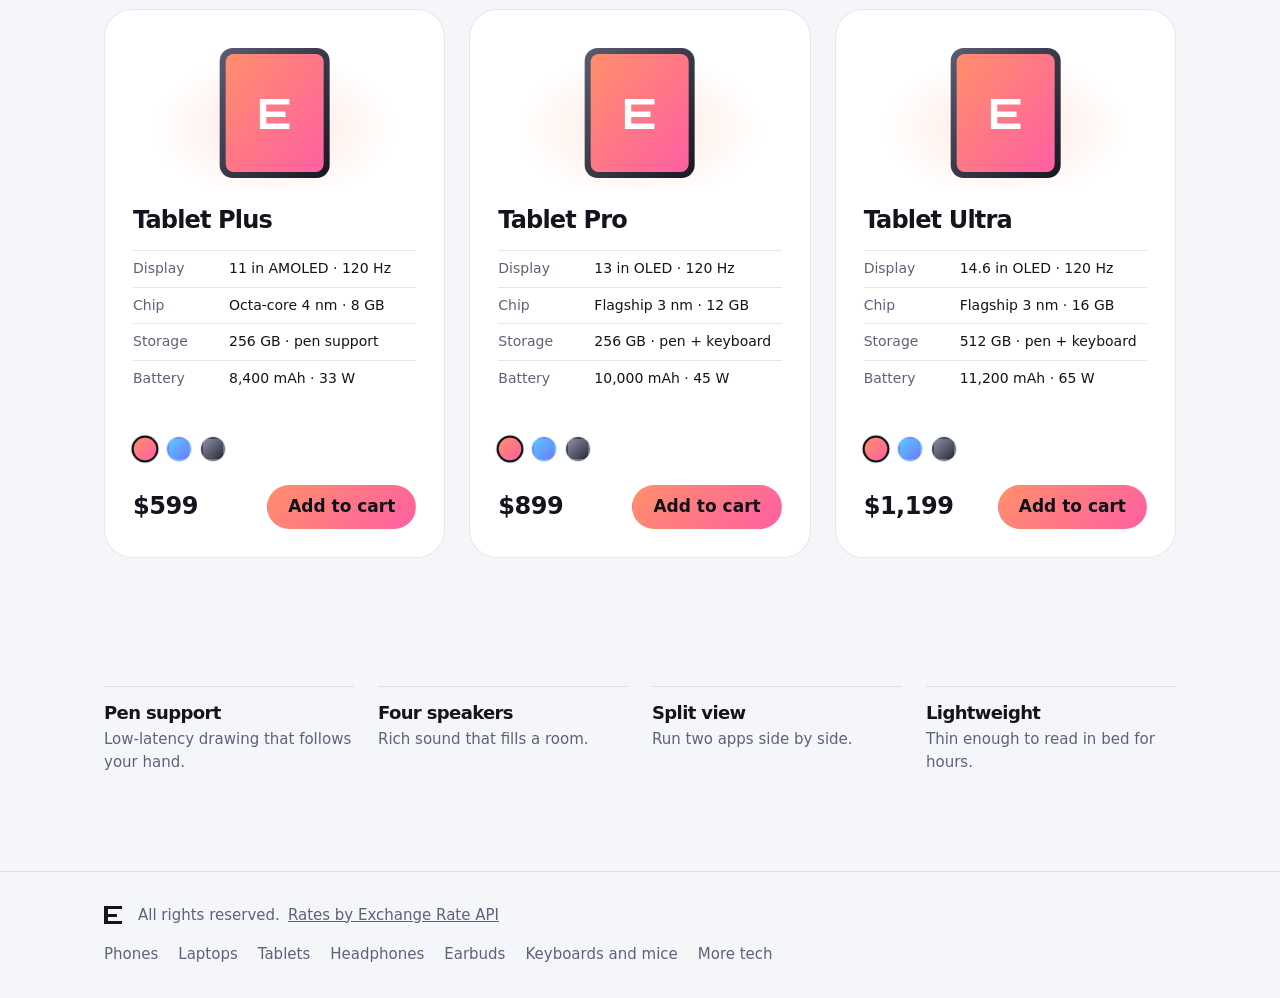
<file: tablets.html>
<!DOCTYPE html>
<html lang="en" style="--a1:#ff8f6b;--a2:#ff5fa2;--on:#10121a">
<head>
<meta charset="utf-8">
<meta name="viewport" content="width=device-width, initial-scale=1, viewport-fit=cover">
<meta name="theme-color" content="#07080c">
<title>Tablets</title>
<script>try{var d=document.documentElement,n=navigator,c=n.connection;d.dataset.theme=localStorage.getItem("theme")||(matchMedia("(prefers-color-scheme: light)").matches?"light":"dark");if((n.deviceMemory&&n.deviceMemory<=4)||(n.hardwareConcurrency&&n.hardwareConcurrency<=4)||(c&&c.saveData)||matchMedia("(prefers-reduced-data: reduce)").matches)d.classList.add("lite")}catch(e){document.documentElement.dataset.theme="dark"}</script>
<link rel="stylesheet" href="style.css">
<noscript><style>.rv{opacity:1;translate:none}</style></noscript>
</head>
<body><svg width="0" height="0" style="position:absolute" aria-hidden="true" focusable="false"><defs>
<linearGradient id="ga" x1="0" y1="0" x2="1" y2="1"><stop offset="0" style="stop-color:var(--a1)"/><stop offset="1" style="stop-color:var(--a2)"/></linearGradient>
<linearGradient id="gm" x1="0" y1="0" x2="1" y2="1"><stop offset="0" stop-color="#5a5d72"/><stop offset="1" stop-color="#171822"/></linearGradient>
<linearGradient id="gs" x1="0" y1="0" x2="1" y2="1"><stop offset="0" stop-color="#f6f7fb"/><stop offset="1" stop-color="#aeb1c4"/></linearGradient>
<radialGradient id="gr" cx=".35" cy=".28"><stop offset="0" stop-color="#fff"/><stop offset=".45" stop-color="#c7c9d8"/><stop offset="1" stop-color="#6c6f85"/></radialGradient>
<pattern id="gk" x="34" y="58" width="12" height="11" patternUnits="userSpaceOnUse"><rect x="1" y="1" width="10" height="8" rx="2" fill="#fff"/></pattern>
<symbol id="E" viewBox="0 0 10 10"><path d="M0 0h10v1.8H2.2v2.4h6.4v1.8H2.2v2.2H10V10H0z" fill="currentColor"/></symbol>
</defs></svg><nav class="glass" aria-label="Main"><a class="brand" href="index.html" aria-label="Home"><i class="e"></i><span class="bn"></span></a><div class="links"><a href="phones.html">Phones</a><a href="laptops.html">Laptops</a><a href="tablets.html" class=on aria-current=page>Tablets</a><a href="headphones.html">Headphones</a><a href="earbuds.html">Earbuds</a><a href="keyboard-mouse.html">Keyboards and mice</a><a href="more-tech.html">More tech</a></div>
<div class="act"><div class="cd"><button id="curb" class="curb" type="button" aria-haspopup="listbox" aria-expanded="false" aria-label="Choose currency"><span id="curc"></span><svg viewBox="0 0 24 24"><path d="M6 9l6 6 6-6"/></svg></button><div id="curp" class="curp" hidden><input id="curq" type="search" placeholder="Search currency" aria-label="Search currency" autocomplete="off"><ul id="curl" role="listbox" aria-label="Currencies"></ul></div></div><button id="cb" class="cb" aria-label="Open cart"><svg viewBox="0 0 24 24"><path d="M6 8h12l-1 12H7L6 8z"/><path d="M9 8V6a3 3 0 0 1 6 0v2"/></svg><span class="cn" hidden>0</span></button><button id="tg" aria-label="Switch between dark and light mode"><svg class="sun" viewBox="0 0 24 24"><circle cx="12" cy="12" r="4"/><path d="M12 2v2M12 20v2M2 12h2M20 12h2M5 5l1.5 1.5M17.5 17.5L19 19M19 5l-1.5 1.5M6.5 17.5L5 19"/></svg><svg class="moon" viewBox="0 0 24 24"><path d="M20 14.5A8 8 0 0 1 9.5 4 8 8 0 1 0 20 14.5z"/></svg></button></div></nav>
<main class="wrap">
<section class="hero"><div><h1 class="rv">Your canvas, your desk, your couch.</h1><p class="lead rv" style="--d:1">Draw, read, watch and work on a light display that feels like paper and glass at once.</p>
<div class="btns rv" style="--d:2"><a class="btn p" href="#models">Shop tablets</a><a class="btn" href="#facts">Highlights</a></div>
<div class="colors rv" style="--d:3">Color <button class="sw" data-a="#ff8f6b" data-b="#ff5fa2" style="--s1:#ff8f6b;--s2:#ff5fa2" aria-label="Sunset" title="Sunset" aria-pressed="true"></button><button class="sw" data-a="#5bc8ff" data-b="#6b7bff" style="--s1:#5bc8ff;--s2:#6b7bff" aria-label="Sky" title="Sky" aria-pressed="false"></button><button class="sw" data-a="#8b8fa3" data-b="#2a2c3b" style="--s1:#8b8fa3;--s2:#2a2c3b" aria-label="Graphite" title="Graphite" aria-pressed="false"></button></div></div><div class="stage"><div class="tilt rv" style="--d:2"><div class="spin"><div class="dev tablet"><div class="scr"><i class="e"></i></div></div></div></div></div></section>
<section class="s" id="models"><div class="head"><h2 class="rv">The tablets range</h2></div><div class="grid"><article class="m card rv" style="--d:0" data-id="tablets-Tablet Mini" data-name="Tablet Mini" data-price="299"><svg class="pic" viewBox="0 0 200 150" role="img" aria-label="Tablet Mini"><defs><linearGradient id="g13" x1="0" y1="0" x2="1" y2="1"><stop offset="0" style="stop-color:var(--d1)"/><stop offset="1" style="stop-color:var(--d2)"/></linearGradient></defs><rect x="45" y="10" width="110" height="130" rx="13" fill="url(#gm)"/><rect x="51" y="16" width="98" height="118" rx="8" fill="url(#g13)"/><use href="#E" x="85" y="61" width="30" height="30" style="color:#fff"/></svg><h3>Tablet Mini</h3><dl class="spec"><div><dt>Display</dt><dd>8.3 in · 60 Hz</dd></div><div><dt>Chip</dt><dd>Octa-core 6 nm</dd></div><div><dt>Storage</dt><dd>64 GB</dd></div><div><dt>Battery</dt><dd>5,100 mAh · Wi-Fi</dd></div></dl><div class="dots" role="group" aria-label="Color"><button type="button" class="dot" data-n="Sunset" data-a="#ff8f6b" data-b="#ff5fa2" style="--s1:#ff8f6b;--s2:#ff5fa2" aria-label="Sunset" title="Sunset" aria-pressed="true"></button><button type="button" class="dot" data-n="Sky" data-a="#5bc8ff" data-b="#6b7bff" style="--s1:#5bc8ff;--s2:#6b7bff" aria-label="Sky" title="Sky" aria-pressed="false"></button><button type="button" class="dot" data-n="Graphite" data-a="#8b8fa3" data-b="#2a2c3b" style="--s1:#8b8fa3;--s2:#2a2c3b" aria-label="Graphite" title="Graphite" aria-pressed="false"></button></div><div class="buy"><b class="price" data-p="299"></b><button class="btn p add" type="button">Add to cart</button></div></article><article class="m card rv" style="--d:1" data-id="tablets-Tablet Lite" data-name="Tablet Lite" data-price="349"><svg class="pic" viewBox="0 0 200 150" role="img" aria-label="Tablet Lite"><defs><linearGradient id="g14" x1="0" y1="0" x2="1" y2="1"><stop offset="0" style="stop-color:var(--d1)"/><stop offset="1" style="stop-color:var(--d2)"/></linearGradient></defs><rect x="45" y="10" width="110" height="130" rx="13" fill="url(#gm)"/><rect x="51" y="16" width="98" height="118" rx="8" fill="url(#g14)"/><use href="#E" x="85" y="61" width="30" height="30" style="color:#fff"/></svg><h3>Tablet Lite</h3><dl class="spec"><div><dt>Display</dt><dd>10.1 in · 60 Hz</dd></div><div><dt>Chip</dt><dd>Octa-core 6 nm</dd></div><div><dt>Storage</dt><dd>64 GB</dd></div><div><dt>Battery</dt><dd>7,000 mAh · Wi-Fi</dd></div></dl><div class="dots" role="group" aria-label="Color"><button type="button" class="dot" data-n="Sunset" data-a="#ff8f6b" data-b="#ff5fa2" style="--s1:#ff8f6b;--s2:#ff5fa2" aria-label="Sunset" title="Sunset" aria-pressed="true"></button><button type="button" class="dot" data-n="Sky" data-a="#5bc8ff" data-b="#6b7bff" style="--s1:#5bc8ff;--s2:#6b7bff" aria-label="Sky" title="Sky" aria-pressed="false"></button><button type="button" class="dot" data-n="Graphite" data-a="#8b8fa3" data-b="#2a2c3b" style="--s1:#8b8fa3;--s2:#2a2c3b" aria-label="Graphite" title="Graphite" aria-pressed="false"></button></div><div class="buy"><b class="price" data-p="349"></b><button class="btn p add" type="button">Add to cart</button></div></article><article class="m card rv" style="--d:2" data-id="tablets-Tablet Core" data-name="Tablet Core" data-price="449"><svg class="pic" viewBox="0 0 200 150" role="img" aria-label="Tablet Core"><defs><linearGradient id="g15" x1="0" y1="0" x2="1" y2="1"><stop offset="0" style="stop-color:var(--d1)"/><stop offset="1" style="stop-color:var(--d2)"/></linearGradient></defs><rect x="45" y="10" width="110" height="130" rx="13" fill="url(#gm)"/><rect x="51" y="16" width="98" height="118" rx="8" fill="url(#g15)"/><use href="#E" x="85" y="61" width="30" height="30" style="color:#fff"/></svg><h3>Tablet Core</h3><dl class="spec"><div><dt>Display</dt><dd>11 in · 90 Hz</dd></div><div><dt>Chip</dt><dd>Octa-core 4 nm</dd></div><div><dt>Storage</dt><dd>128 GB</dd></div><div><dt>Battery</dt><dd>8,000 mAh · 5G option</dd></div></dl><div class="dots" role="group" aria-label="Color"><button type="button" class="dot" data-n="Sunset" data-a="#ff8f6b" data-b="#ff5fa2" style="--s1:#ff8f6b;--s2:#ff5fa2" aria-label="Sunset" title="Sunset" aria-pressed="true"></button><button type="button" class="dot" data-n="Sky" data-a="#5bc8ff" data-b="#6b7bff" style="--s1:#5bc8ff;--s2:#6b7bff" aria-label="Sky" title="Sky" aria-pressed="false"></button><button type="button" class="dot" data-n="Graphite" data-a="#8b8fa3" data-b="#2a2c3b" style="--s1:#8b8fa3;--s2:#2a2c3b" aria-label="Graphite" title="Graphite" aria-pressed="false"></button></div><div class="buy"><b class="price" data-p="449"></b><button class="btn p add" type="button">Add to cart</button></div></article><article class="m card rv" style="--d:0" data-id="tablets-Tablet Plus" data-name="Tablet Plus" data-price="599"><svg class="pic" viewBox="0 0 200 150" role="img" aria-label="Tablet Plus"><defs><linearGradient id="g16" x1="0" y1="0" x2="1" y2="1"><stop offset="0" style="stop-color:var(--d1)"/><stop offset="1" style="stop-color:var(--d2)"/></linearGradient></defs><rect x="45" y="10" width="110" height="130" rx="13" fill="url(#gm)"/><rect x="51" y="16" width="98" height="118" rx="8" fill="url(#g16)"/><use href="#E" x="85" y="61" width="30" height="30" style="color:#fff"/></svg><h3>Tablet Plus</h3><dl class="spec"><div><dt>Display</dt><dd>11 in AMOLED · 120 Hz</dd></div><div><dt>Chip</dt><dd>Octa-core 4 nm · 8 GB</dd></div><div><dt>Storage</dt><dd>256 GB · pen support</dd></div><div><dt>Battery</dt><dd>8,400 mAh · 33 W</dd></div></dl><div class="dots" role="group" aria-label="Color"><button type="button" class="dot" data-n="Sunset" data-a="#ff8f6b" data-b="#ff5fa2" style="--s1:#ff8f6b;--s2:#ff5fa2" aria-label="Sunset" title="Sunset" aria-pressed="true"></button><button type="button" class="dot" data-n="Sky" data-a="#5bc8ff" data-b="#6b7bff" style="--s1:#5bc8ff;--s2:#6b7bff" aria-label="Sky" title="Sky" aria-pressed="false"></button><button type="button" class="dot" data-n="Graphite" data-a="#8b8fa3" data-b="#2a2c3b" style="--s1:#8b8fa3;--s2:#2a2c3b" aria-label="Graphite" title="Graphite" aria-pressed="false"></button></div><div class="buy"><b class="price" data-p="599"></b><button class="btn p add" type="button">Add to cart</button></div></article><article class="m card rv" style="--d:1" data-id="tablets-Tablet Pro" data-name="Tablet Pro" data-price="899"><svg class="pic" viewBox="0 0 200 150" role="img" aria-label="Tablet Pro"><defs><linearGradient id="g17" x1="0" y1="0" x2="1" y2="1"><stop offset="0" style="stop-color:var(--d1)"/><stop offset="1" style="stop-color:var(--d2)"/></linearGradient></defs><rect x="45" y="10" width="110" height="130" rx="13" fill="url(#gm)"/><rect x="51" y="16" width="98" height="118" rx="8" fill="url(#g17)"/><use href="#E" x="85" y="61" width="30" height="30" style="color:#fff"/></svg><h3>Tablet Pro</h3><dl class="spec"><div><dt>Display</dt><dd>13 in OLED · 120 Hz</dd></div><div><dt>Chip</dt><dd>Flagship 3 nm · 12 GB</dd></div><div><dt>Storage</dt><dd>256 GB · pen + keyboard</dd></div><div><dt>Battery</dt><dd>10,000 mAh · 45 W</dd></div></dl><div class="dots" role="group" aria-label="Color"><button type="button" class="dot" data-n="Sunset" data-a="#ff8f6b" data-b="#ff5fa2" style="--s1:#ff8f6b;--s2:#ff5fa2" aria-label="Sunset" title="Sunset" aria-pressed="true"></button><button type="button" class="dot" data-n="Sky" data-a="#5bc8ff" data-b="#6b7bff" style="--s1:#5bc8ff;--s2:#6b7bff" aria-label="Sky" title="Sky" aria-pressed="false"></button><button type="button" class="dot" data-n="Graphite" data-a="#8b8fa3" data-b="#2a2c3b" style="--s1:#8b8fa3;--s2:#2a2c3b" aria-label="Graphite" title="Graphite" aria-pressed="false"></button></div><div class="buy"><b class="price" data-p="899"></b><button class="btn p add" type="button">Add to cart</button></div></article><article class="m card rv" style="--d:2" data-id="tablets-Tablet Ultra" data-name="Tablet Ultra" data-price="1199"><svg class="pic" viewBox="0 0 200 150" role="img" aria-label="Tablet Ultra"><defs><linearGradient id="g18" x1="0" y1="0" x2="1" y2="1"><stop offset="0" style="stop-color:var(--d1)"/><stop offset="1" style="stop-color:var(--d2)"/></linearGradient></defs><rect x="45" y="10" width="110" height="130" rx="13" fill="url(#gm)"/><rect x="51" y="16" width="98" height="118" rx="8" fill="url(#g18)"/><use href="#E" x="85" y="61" width="30" height="30" style="color:#fff"/></svg><h3>Tablet Ultra</h3><dl class="spec"><div><dt>Display</dt><dd>14.6 in OLED · 120 Hz</dd></div><div><dt>Chip</dt><dd>Flagship 3 nm · 16 GB</dd></div><div><dt>Storage</dt><dd>512 GB · pen + keyboard</dd></div><div><dt>Battery</dt><dd>11,200 mAh · 65 W</dd></div></dl><div class="dots" role="group" aria-label="Color"><button type="button" class="dot" data-n="Sunset" data-a="#ff8f6b" data-b="#ff5fa2" style="--s1:#ff8f6b;--s2:#ff5fa2" aria-label="Sunset" title="Sunset" aria-pressed="true"></button><button type="button" class="dot" data-n="Sky" data-a="#5bc8ff" data-b="#6b7bff" style="--s1:#5bc8ff;--s2:#6b7bff" aria-label="Sky" title="Sky" aria-pressed="false"></button><button type="button" class="dot" data-n="Graphite" data-a="#8b8fa3" data-b="#2a2c3b" style="--s1:#8b8fa3;--s2:#2a2c3b" aria-label="Graphite" title="Graphite" aria-pressed="false"></button></div><div class="buy"><b class="price" data-p="1199"></b><button class="btn p add" type="button">Add to cart</button></div></article></div></section>
<section class="s" id="facts"><div class="facts"><article class="rv" style="--d:0"><h3>Pen support</h3><p>Low-latency drawing that follows your hand.</p></article><article class="rv" style="--d:1"><h3>Four speakers</h3><p>Rich sound that fills a room.</p></article><article class="rv" style="--d:2"><h3>Split view</h3><p>Run two apps side by side.</p></article><article class="rv" style="--d:3"><h3>Lightweight</h3><p>Thin enough to read in bed for hours.</p></article></div></section>
</main><footer><div class="wrap foot"><span class="fl"><i class="e"></i><span class="bn"></span> All rights reserved. <a href="https://www.exchangerate-api.com" rel="noopener"><u>Rates by Exchange Rate API</u></a></span><div class="fn"><a href="phones.html">Phones</a><a href="laptops.html">Laptops</a><a href="tablets.html">Tablets</a><a href="headphones.html">Headphones</a><a href="earbuds.html">Earbuds</a><a href="keyboard-mouse.html">Keyboards and mice</a><a href="more-tech.html">More tech</a></div></div></footer>
<script src="script.js"></script>
</body>
</html>
</file>
<file: style.css>
@view-transition{navigation:auto}
@property --a1{syntax:'<color>';inherits:true;initial-value:#5b8cff}
@property --a2{syntax:'<color>';inherits:true;initial-value:#b36bff}
:root{--bg:#07080c;--text:#f4f4f7;--mut:#9a9cae;--line:rgba(255,255,255,.12);--fill:rgba(255,255,255,.07);--hi:rgba(255,255,255,.28);--solid:#171923;--sh:rgba(0,0,0,.5);--g:46%;--ease:cubic-bezier(.22,1,.36,1);color-scheme:dark;transition:--a1 .6s,--a2 .6s}
:root[data-theme=light]{--bg:#f5f6fa;--text:#14151c;--mut:#5f6277;--line:rgba(20,21,40,.1);--fill:rgba(255,255,255,.72);--hi:#fff;--solid:#fff;--sh:rgba(40,50,90,.18);--g:34%;color-scheme:light}
*,*::before,*::after{box-sizing:border-box}
html{scroll-behavior:smooth}
body{margin:0;color:var(--text);font:400 17px/1.55 -apple-system,BlinkMacSystemFont,"SF Pro Display",Inter,system-ui,sans-serif;-webkit-font-smoothing:antialiased;background:radial-gradient(60% 36% at 85% 0,color-mix(in srgb,var(--a1) 16%,transparent),transparent) no-repeat,var(--bg);transition:background-color .5s,color .5s}
a{color:inherit;text-decoration:none}
button{font:inherit;color:inherit;cursor:pointer}
:focus-visible{outline:3px solid var(--a1);outline-offset:3px}
.wrap{max-width:1120px;margin:0 auto;padding:0 24px}
h1,h2,h3{margin:0;letter-spacing:-.035em;line-height:1.08}
h1{font-size:clamp(36px,6vw,68px);font-weight:700}
h2{font-size:clamp(26px,3.4vw,38px);font-weight:700}
.mut{color:var(--mut)}
.glass{background:var(--fill);backdrop-filter:blur(20px) saturate(180%);-webkit-backdrop-filter:blur(20px) saturate(180%);border:1px solid var(--line);box-shadow:inset 0 1px 0 var(--hi)}
.card{background:linear-gradient(150deg,var(--hi),var(--fill) 45%);background-blend-mode:soft-light;background-color:var(--fill);border:1px solid var(--line);box-shadow:inset 0 1px 0 var(--hi)}

/* minimal E mark */
.e{display:block;flex:none;width:1em;height:1em;font-size:24px;color:currentColor;background:linear-gradient(currentColor,currentColor) 0 0/100% 18% no-repeat,linear-gradient(currentColor,currentColor) 0 50%/72% 18% no-repeat,linear-gradient(currentColor,currentColor) 0 100%/100% 18% no-repeat,linear-gradient(currentColor,currentColor) 0 0/22% 100% no-repeat}

/* nav */
nav{position:fixed;top:calc(12px + env(safe-area-inset-top,0px));left:50%;translate:-50% 0;z-index:50;width:min(1072px,calc(100% - 24px));height:56px;display:grid;grid-template-columns:auto 1fr auto;align-items:center;gap:12px;padding:0 8px 0 20px;border-radius:99px;view-transition-name:nav}
.brand{display:flex;align-items:center;gap:8px;font-weight:700}
.brand .e{font-size:22px}
.links{display:flex;gap:2px;justify-self:center;max-width:100%;overflow-x:auto;scrollbar-width:none}
.links::-webkit-scrollbar{display:none}
.links a{padding:8px 14px;border-radius:99px;color:var(--mut);font-size:15px;white-space:nowrap;transition:background .3s,color .3s}
.links a:hover{color:var(--text)}
.links a.on{color:var(--text);background:var(--fill);box-shadow:inset 0 0 0 1px var(--line)}
.act{display:flex;gap:8px}
.cb,#tg{position:relative;width:40px;height:40px;border-radius:50%;display:grid;place-items:center;border:1px solid var(--line);background:var(--fill)}
.cb svg,#tg svg{width:19px;height:19px;fill:none;stroke:currentColor;stroke-width:2;stroke-linecap:round;stroke-linejoin:round}
:root[data-theme=dark] .sun,:root[data-theme=light] .moon{display:none}
.cn{position:absolute;top:-4px;right:-4px;min-width:18px;height:18px;border-radius:9px;padding:0 5px;font-size:11px;font-weight:700;display:grid;place-items:center;color:var(--on,#fff);background:linear-gradient(135deg,var(--a1),var(--a2))}
.cn[hidden]{display:none}.cn.bump{animation:bump .4s var(--ease)}
@keyframes bump{40%{scale:1.4}}

/* buttons */
.btns{display:flex;gap:12px;flex-wrap:wrap;margin-top:32px}
.btn{height:48px;padding:0 26px;display:inline-flex;align-items:center;justify-content:center;border-radius:99px;font-weight:600;border:1px solid var(--line);background:var(--fill);transition:transform .4s var(--ease)}
.btn:hover{transform:translateY(-2px)}
.btn.p{background:linear-gradient(135deg,var(--a1),var(--a2));color:var(--on,#fff);border-color:transparent}
.colors{display:flex;align-items:center;gap:12px;margin-top:32px;color:var(--mut);font-size:15px}
.sw,.dot{width:24px;height:24px;border-radius:50%;padding:0;border:2px solid transparent;background:linear-gradient(135deg,var(--s1),var(--s2));box-shadow:0 0 0 1px var(--line);transition:transform .3s var(--ease)}
.sw[aria-pressed=true],.dot[aria-pressed=true]{border-color:var(--text);transform:scale(1.12)}

.rv{opacity:0;translate:0 24px;transition:opacity .8s var(--ease),translate .8s var(--ease);transition-delay:calc(var(--d,0)*70ms)}
.rv.in{opacity:1;translate:0 0}

/* hero */
.hero{min-height:100svh;display:grid;grid-template-columns:1fr 1fr;align-items:center;gap:48px;padding:112px 0 64px}
.lead{font-size:clamp(18px,2vw,21px);max-width:32ch;color:var(--mut);margin:20px 0 0}
.stage{display:grid;place-items:center;min-height:480px}
.tilt{perspective:1200px}
.spin{animation:sway 9s ease-in-out infinite alternate;transform-style:preserve-3d}
@keyframes sway{from{transform:rotateY(-22deg) rotateX(3deg) rotateZ(-2deg)}to{transform:rotateY(22deg) rotateX(-3deg) rotateZ(2deg)}}

/* devices, pure CSS, each with the E mark */
.phone,.tablet,.watch{background:linear-gradient(145deg,#52556a,#10111a 55%,#2a2c3b);box-shadow:0 30px 60px -24px var(--sh),inset 0 0 0 1.5px rgba(255,255,255,.26)}
.scr{height:100%;border-radius:36px;position:relative;overflow:hidden;display:flex;flex-direction:column;align-items:center;color:#fff;background:radial-gradient(120% 70% at 30% 0,var(--d2),transparent 60%),linear-gradient(170deg,var(--d1),#0b0c18 125%)}
.phone{width:226px;aspect-ratio:9/19;border-radius:44px;padding:9px}
.phone .scr{gap:10px;padding:52px 14px 14px}
.phone .scr::before{content:"";position:absolute;top:10px;left:50%;translate:-50% 0;width:34%;height:22px;border-radius:99px;background:#05050a}
.time{font-size:52px;font-weight:600;line-height:1;letter-spacing:-.03em}
.phone .e{font-size:34px;margin:auto 0;opacity:.9}
.n{width:100%;height:46px;border-radius:18px}
.laptop{width:470px}
.lid{aspect-ratio:16/10;border-radius:16px 16px 4px 4px;background:#0b0c14;padding:2.2%;box-shadow:inset 0 0 0 2px #3a3d50,0 30px 60px -20px var(--sh)}
.lid .scr{border-radius:8px;justify-content:center}.lid .e{font-size:44px}
.base{height:14px;margin:0 -7%;border-radius:2px 2px 18px 18px;background:linear-gradient(#e6e8f1,#9a9db0);position:relative}
.base::after{content:"";position:absolute;left:50%;top:0;translate:-50% 0;width:18%;height:5px;border-radius:0 0 8px 8px;background:#8a8da2}
.tablet{width:410px;aspect-ratio:4/3;border-radius:32px;padding:12px}
.tablet .scr{border-radius:22px;justify-content:center}.tablet .e{font-size:52px}
.hp{width:310px;height:300px;position:relative}
.band{position:absolute;left:11%;right:11%;top:0;height:78%;border-radius:200px 200px 0 0;border:20px solid #2e3042;border-bottom:0;box-shadow:inset 0 8px 14px rgba(255,255,255,.14),0 0 0 1px rgba(255,255,255,.2)}
.cup{position:absolute;bottom:0;width:32%;height:54%;border-radius:46% 46% 50% 50%/40% 40% 56% 56%;background:radial-gradient(circle at 40% 40%,var(--d1),var(--d2) 60%,#14151f);box-shadow:inset 0 -12px 24px rgba(0,0,0,.35),0 20px 30px -10px var(--sh);color:rgba(255,255,255,.92)}
.cup.l{left:2%}.cup.r{right:2%}
.cup .e{position:absolute;left:50%;top:50%;translate:-50% -50%;font-size:30px}
.case{width:210px;height:172px;margin-top:80px;border-radius:56px;background:linear-gradient(160deg,#f6f7fb,#b6b9c9);position:relative;box-shadow:0 26px 50px -20px var(--sh),inset 0 -8px 16px rgba(0,0,0,.14);color:#6b6f86}
.case::before{content:"";position:absolute;left:9%;right:9%;top:44%;height:2px;background:rgba(0,0,0,.18)}
.case .e{position:absolute;left:50%;top:72%;translate:-50% -50%;font-size:26px}
.bud{position:absolute;top:-78px;width:46px;height:104px;border-radius:30px 30px 22px 22px;background:linear-gradient(160deg,#fff,#c3c6d4)}
.bud.l{left:24px;rotate:-14deg}.bud.r{right:24px;rotate:14deg}
.pair{display:flex;align-items:flex-end;gap:32px}
.kb{width:410px;padding:14px;border-radius:22px;background:linear-gradient(160deg,#dcdee9,#a3a6b9);box-shadow:0 26px 50px -20px var(--sh);display:grid;grid-template-columns:repeat(14,1fr);gap:5px}
.kb i{height:22px;border-radius:6px;background:linear-gradient(#fff,#e0e2ed);box-shadow:0 2px 0 #8d90a5}
.kb i.ke{display:grid;place-items:center;color:#fff;background:linear-gradient(135deg,var(--d1),var(--d2))}.kb .ke .e{font-size:12px}
.kb .c3{grid-column:span 3}.kb .c8{grid-column:span 8}
.mouse{width:84px;height:134px;border-radius:44px;background:linear-gradient(160deg,#f6f7fb,#b3b6c7);box-shadow:0 20px 36px -14px var(--sh);position:relative;color:#6b6f86}
.mouse::before{content:"";position:absolute;left:50%;top:0;width:2px;height:44%;background:rgba(0,0,0,.2)}
.mouse .e{position:absolute;left:50%;top:66%;translate:-50% -50%;font-size:22px}
.watch{width:150px;height:184px;border-radius:46px;padding:8px;position:relative;margin:56px 0}
.watch .scr{border-radius:38px;justify-content:center;gap:6px}.watch .time{font-size:34px}.watch .e{font-size:22px}
.strap{position:absolute;left:20%;right:20%;height:62px;background:linear-gradient(135deg,var(--d1),var(--d2))}
.strap.up{top:-54px;border-radius:20px 20px 0 0}.strap.dn{bottom:-54px;border-radius:0 0 20px 20px}
.speaker{width:130px;height:130px;border-radius:50%;display:grid;place-items:center;background:radial-gradient(circle at 35% 28%,#fff,#c7c9d8 42%,#6c6f85);box-shadow:0 26px 40px -14px var(--sh);color:#6c6f85}
.speaker .e{font-size:34px;color:#4a4d62}

/* sections: one 8px rhythm, one left edge */
section.s{padding:64px 0}
.head{margin-bottom:32px}
.grid{display:grid;gap:24px;grid-template-columns:repeat(3,1fr)}
.m{display:flex;flex-direction:column;padding:28px;border-radius:28px;transition:transform .5s var(--ease)}
.m:hover{transform:translateY(-4px)}
.m h3{font-size:24px}.m p{margin:6px 0 0;color:var(--mut);font-size:15px}
.dots{display:flex;gap:10px;margin-top:auto;padding-top:20px}
.buy{display:flex;justify-content:space-between;align-items:center;gap:12px;padding-top:24px}
.price{font-size:24px;letter-spacing:-.02em}
.add{height:44px;padding:0 20px}
.facts{display:grid;grid-template-columns:repeat(4,1fr);gap:24px}
.facts article{border-top:1px solid var(--line);padding-top:16px}
.facts h3{font-size:18px;margin-bottom:6px}.facts p{margin:0;color:var(--mut);font-size:15px}
.bento{display:grid;grid-template-columns:repeat(12,1fr);gap:24px}
.t{grid-column:span 3;position:relative;display:flex;flex-direction:column;border-radius:28px;padding:24px;min-height:300px;overflow:hidden;transition:transform .5s var(--ease)}
.t:nth-child(n+5){grid-column:span 4}
.t:hover{transform:translateY(-4px)}
.mini{position:relative;height:190px;pointer-events:none}
.mini .dev{position:absolute;left:50%;top:50%;translate:-50% -50%;scale:.38}
.t h3{font-size:22px;margin-top:auto}.t>span{color:var(--mut);font-size:15px}
footer{padding:32px 0 calc(32px + env(safe-area-inset-bottom,0px));border-top:1px solid var(--line);margin-top:32px}
.foot{display:flex;justify-content:space-between;align-items:center;gap:16px 24px;flex-wrap:wrap;color:var(--mut);font-size:15px}
.fl{display:flex;align-items:center;gap:8px}.fl .e{font-size:18px;color:var(--text)}
.fn{display:flex;gap:8px 20px;flex-wrap:wrap}.fn a:hover{color:var(--text)}

/* cart drawer */
#scrim{position:fixed;inset:0;z-index:60;background:rgba(0,0,0,.4);opacity:0;pointer-events:none;transition:opacity .4s}
#cart{position:fixed;top:calc(10px + env(safe-area-inset-top,0px));right:10px;bottom:calc(10px + env(safe-area-inset-bottom,0px));z-index:70;width:min(400px,calc(100% - 20px));border-radius:28px;display:flex;flex-direction:column;translate:115% 0;transition:translate .5s var(--ease)}
.cartopen #cart{translate:0 0}.cartopen #scrim{opacity:1;pointer-events:auto}
#cart header,#cart footer{padding:20px 22px;display:flex;justify-content:space-between;align-items:center;margin:0;border:0}
#cart header h3{font-size:22px}
#cart footer{flex-direction:column;align-items:stretch;gap:14px;border-top:1px solid var(--line)}
#cx{width:36px;height:36px;border-radius:50%;border:1px solid var(--line);background:var(--fill);font-size:22px;line-height:1}
#ci{flex:1;overflow:auto;padding:0 22px}
.it{display:grid;grid-template-columns:1fr auto;gap:4px 12px;padding:14px 0;border-bottom:1px solid var(--line)}
.it small,.empty{color:var(--mut)}
.qty{display:flex;align-items:center;gap:8px}
.qty button{height:28px;min-width:28px;border-radius:14px;border:1px solid var(--line);background:var(--fill)}
.tot{display:flex;justify-content:space-between;font-size:20px}

/* checkout */
.co{padding-top:112px;padding-bottom:32px}
.cogrid{display:grid;grid-template-columns:1.3fr .8fr;gap:24px;align-items:start;margin-top:32px}
.cof,.sum{border-radius:28px;padding:32px}.sum{position:sticky;top:96px}
.cof h2{font-size:22px;margin:28px 0 16px}.cof h2:first-child{margin-top:0}
.cof label{display:block;font-size:14px;color:var(--mut);margin-bottom:12px}
.cof input{width:100%;margin-top:6px;padding:13px 14px;border-radius:16px;border:1px solid var(--line);background:var(--fill);color:var(--text);font:inherit}
.cof input:focus{outline:2px solid var(--a1);border-color:transparent}
.row2{display:grid;grid-template-columns:1fr 1fr;gap:12px}
.pays{display:grid;grid-template-columns:repeat(auto-fit,minmax(120px,1fr));gap:10px;margin-bottom:16px}
.cof .pay{margin:0;position:relative}
.cof .pay input{position:absolute;inset:0;opacity:0;margin:0;width:100%;height:100%;cursor:pointer}
.pay span{display:block;text-align:center;padding:14px 8px;border-radius:18px;border:1px solid var(--line);background:var(--fill);color:var(--text)}
.pay input:checked+span{background:linear-gradient(135deg,var(--a1),var(--a2));color:var(--on,#fff);border-color:transparent}
.pay input:focus-visible+span{outline:3px solid var(--a1);outline-offset:3px}
.small{font-size:14px}
.sum h3{font-size:22px;margin-bottom:12px}.sl{display:flex;justify-content:space-between;gap:10px;padding:8px 0}
.sl.gt{border-top:1px solid var(--line);margin-top:8px;padding-top:14px;font-size:20px;font-weight:700}
.done{max-width:560px;margin:64px auto;padding:40px;border-radius:32px;text-align:center}
.done .btn{margin-top:16px}
.cof .btn[disabled]{opacity:.5;pointer-events:none}

/* low-spec devices: no blur, no motion, flat and fast */
.lite{transition:none}
.lite .glass,.lite .card{backdrop-filter:none;-webkit-backdrop-filter:none;background:var(--solid)}
.lite .spin{animation:none}
.lite .rv{opacity:1;translate:none;transition:none}
.lite *{transition-duration:.01s!important}

@media (max-width:900px){.hero{grid-template-columns:1fr;gap:16px;padding-top:104px}.stage{min-height:420px}.stage .tilt{scale:.8}.grid{grid-template-columns:repeat(2,1fr)}.facts{grid-template-columns:repeat(2,1fr)}.t,.t:nth-child(n+5){grid-column:span 6}.cogrid{grid-template-columns:1fr}.sum{position:static}.row2{grid-template-columns:1fr}}
@media (max-width:560px){.grid{grid-template-columns:1fr}.t,.t:nth-child(n+5){grid-column:span 12}.facts{grid-template-columns:1fr}nav{padding-left:14px}}
@media (prefers-reduced-motion:reduce){*,*::before,*::after{animation:none!important;transition:none!important}.rv{opacity:1;translate:none}html{scroll-behavior:auto}}

/* gentle moving background */

/* product pictures */
.pic{display:block;width:100%;height:150px;margin:0 0 20px;border-radius:20px;background:radial-gradient(60% 70% at 50% 60%,color-mix(in srgb,var(--d1) 22%,transparent),transparent 72%);transition:transform .6s var(--ease)}
.m:hover .pic{transform:scale(1.05)}
.lite .pic{transition:none}

/* currency picker */

/* device colour is separate from the page accent */
@property --d1{syntax:'<color>';inherits:true;initial-value:#5b8cff}
@property --d2{syntax:'<color>';inherits:true;initial-value:#b36bff}
:root{--d1:var(--a1);--d2:var(--a2);transition:--a1 .6s,--a2 .6s,--d1 .6s,--d2 .6s}
.m,.t{--d1:var(--a1);--d2:var(--a2)}
.m{transition:transform .5s var(--ease),--d1 .5s,--d2 .5s}
.lite,.lite .m{transition:none}
nav.glass{background:color-mix(in srgb,var(--solid) 74%,transparent)}
.lite nav.glass{background:var(--solid)}

/* currency picker: solid, high contrast in every theme */
.cd{position:relative}
.curb{height:40px;padding:0 12px 0 14px;display:flex;align-items:center;gap:8px;border-radius:99px;border:1px solid var(--line);background:var(--fill);color:var(--text);font-size:14px;transition:transform .4s var(--ease)}
.curb:hover{transform:translateY(-1px)}
.curb .sym{opacity:.65}
.curb svg{width:14px;height:14px;fill:none;stroke:currentColor;stroke-width:2.4;stroke-linecap:round;stroke-linejoin:round;transition:rotate .4s var(--ease)}
.curb[aria-expanded=true] svg{rotate:180deg}
.curp{position:absolute;right:0;top:calc(100% + 14px);width:min(300px,calc(100vw - 32px));padding:10px;border-radius:22px;background:var(--solid);color:var(--text);border:1px solid var(--line);box-shadow:0 24px 60px -12px var(--sh),inset 0 1px 0 var(--hi);z-index:80}
.curp[hidden]{display:none}
.curp input{width:100%;height:42px;padding:0 14px;border-radius:14px;border:1px solid var(--line);background:var(--bg);color:var(--text);font:inherit;font-size:15px}
.curp input:focus{outline:2px solid var(--a1);border-color:transparent}
.curp ul{list-style:none;margin:8px 0 0;padding:0;max-height:300px;overflow:auto;overscroll-behavior:contain}
.curp li{display:flex;align-items:baseline;gap:12px;padding:10px 12px;border-radius:12px;cursor:pointer;color:var(--text)}
.curp li b{min-width:44px}
.curp li span{color:var(--mut);font-size:14px;overflow:hidden;text-overflow:ellipsis;white-space:nowrap}
.curp li:hover,.curp li.hl{background:var(--fill)}
.curp li[aria-selected=true]{background:var(--fill);box-shadow:inset 0 0 0 1.5px var(--a1)}
.curp li[aria-selected=true]::after{content:"\2713";margin-left:auto;color:var(--a1);font-weight:700}
.curp .none{color:var(--mut);cursor:default}

/* per-series specs */
.spec{display:grid;gap:0;margin:16px 0 20px}
.spec div{display:grid;grid-template-columns:84px 1fr;gap:12px;padding:8px 0;border-top:1px solid var(--line);font-size:14px;line-height:1.4}
.spec dt{color:var(--mut)}
.spec dd{margin:0;color:var(--text)}

/* animated background: colour glow + slowly drifting dots (movement only, cheap) */
body::before,body::after{content:"";position:fixed;z-index:-1;pointer-events:none;will-change:transform}
body::before{inset:-25%;background:radial-gradient(42% 42% at 20% 25%,color-mix(in srgb,var(--a2) var(--g),transparent),transparent 70%),radial-gradient(38% 38% at 80% 30%,color-mix(in srgb,var(--a1) var(--g),transparent),transparent 70%),radial-gradient(46% 46% at 55% 85%,color-mix(in srgb,var(--a1) calc(var(--g)*.8),transparent),transparent 70%);animation:bgmove 22s ease-in-out infinite alternate}
body::after{inset:-56px;background-image:radial-gradient(circle,color-mix(in srgb,var(--text) 26%,transparent) 1.2px,transparent 1.7px);background-size:28px 28px;opacity:.5;animation:dotpan 14s linear infinite}
@keyframes bgmove{0%{transform:translate3d(0,0,0) scale(1)}50%{transform:translate3d(6%,-5%,0) scale(1.14)}100%{transform:translate3d(-6%,6%,0) scale(1.06)}}
@keyframes dotpan{to{transform:translate3d(28px,28px,0)}}
.lite .scr .glass{background:rgba(255,255,255,.2);border-color:rgba(255,255,255,.3)}

/* earbuds tile: centre the case and buds together */
.mini .case{margin-top:0;top:calc(50% + 15px)}

/* hide the page scrollbar (scrolling still works) */
html{scrollbar-width:none;-ms-overflow-style:none}
html::-webkit-scrollbar,body::-webkit-scrollbar{display:none;width:0;height:0}
</file>
